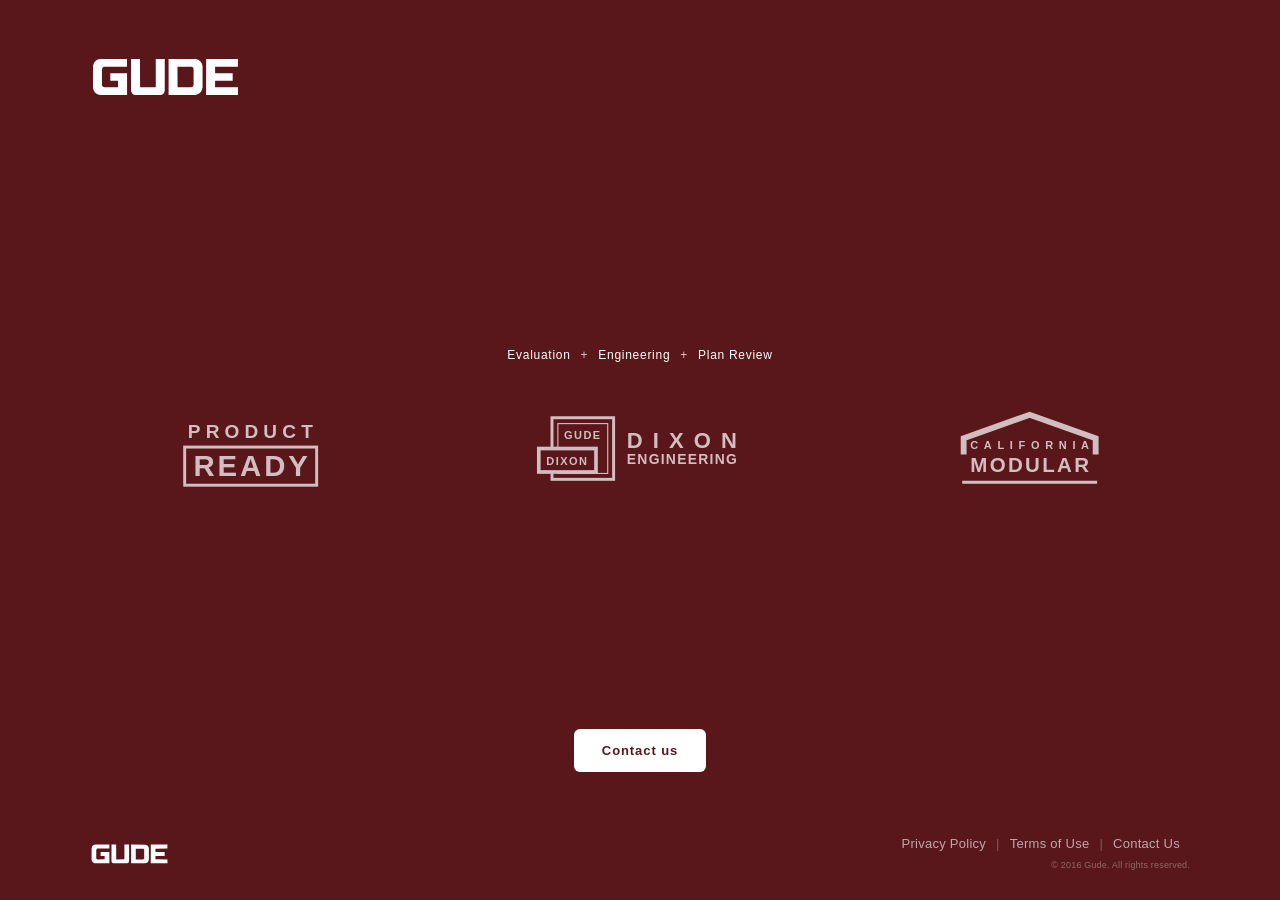
<file: index.html>
<!DOCTYPE html>
<html lang="en">
<head>
<meta charset="UTF-8">
<meta name="viewport" content="width=device-width, initial-scale=1.0">
<title>Gude</title>
<meta name="description" content="Gude — engineering, plan review, and product evaluation. One brand, three lanes.">
<link rel="stylesheet" href="brand/theme.css">
<link rel="icon" href="brand/favicon.svg?v=4" type="image/svg+xml">
<link rel="icon" href="favicon.ico?v=4" sizes="16x16 32x32">
<link rel="apple-touch-icon" href="brand/apple-touch-icon.png?v=4">
<style>
  * { margin: 0; padding: 0; box-sizing: border-box; }

  html, body { height: 100%; }

  body {
    font-family: Arial, Helvetica, sans-serif;
    background: var(--bg);
    color: var(--ink);
    display: flex;
    flex-direction: column;
    min-height: 100vh;
  }

  .band {
    flex: 1;
    display: flex;
    flex-direction: column;
    justify-content: space-between;
    max-width: 1180px;
    width: 100%;
    margin: 0 auto;
    padding: 56px 40px 32px;
  }

  /* ── Top row: wordmark ───────────────────────────────────── */
  .top {
    display: flex;
    align-items: flex-start;
  }

  .wordmark { text-decoration: none; color: var(--ink); }

  .wordmark .gude {
    font-size: 44px;
    font-weight: 700;
    letter-spacing: 0.18em;
    line-height: 1;
    display: block;
  }

  .wordmark .rule {
    display: block;
    width: 64px;
    height: 3px;
    background: var(--accent);
    margin-top: 12px;
  }

  /* ── Lane strip ────────────────────────────────────────────── */
  .lanes { margin: 72px 0 0; }

  .lanes .label-row {
    display: flex;
    align-items: center;
    justify-content: center;
    gap: 24px;
    margin-bottom: 44px;
  }

  .lanes .label-row .line {
    flex: 1;
    height: 1px;
    background: var(--hairline);
  }

  .lanes .label-row .label {
    font-size: 12px;
    letter-spacing: 0.06em;
    color: var(--ink);
    white-space: nowrap;
    text-align: center;
  }

  .lanes .label-row .label a {
    color: var(--ink);
    text-decoration: none;
  }

  .lanes .label-row .label a:hover { color: var(--accent-hover); }

  .lanes .label-row .label .sep {
    color: var(--muted);
    padding: 0 10px;
  }

  .brands {
    display: flex;
    align-items: center;
    justify-content: space-around;
    gap: 40px;
    flex-wrap: wrap;
  }

  .brands a {
    display: block;
    opacity: 0.88;
    transition: opacity 0.15s ease;
  }

  .brands a:hover { opacity: 1; }

  .brands svg { display: block; height: 88px; width: auto; }

  /* ── Contact ─────────────────────────────────────────────── */
  .contact {
    text-align: center;
  }

  .contact a {
    display: inline-block;
    padding: 14px 28px;
    font-size: 13px;
    font-weight: 600;
    letter-spacing: 0.07em;
    text-decoration: none;
    border-radius: 6px;
    background: var(--accent);
    color: var(--bg);
    transition: background 0.22s ease, box-shadow 0.22s ease, transform 0.16s ease;
  }

  .contact a:hover {
    background: var(--accent-hover);
    box-shadow: 0 6px 18px var(--btn-shadow);
    transform: translateY(-1px);
    color: var(--bg);
  }

  /* ── Bottom group: contact + footer links ──────────────────── */
  .bottom { padding-top: 56px; }

  /* ── Footer links (shared layout is in theme.css) ─────────── */

  @media (max-width: 720px) {
    .band { padding: 40px 24px 24px; }
    .top { align-items: center; }
    .lanes { margin-top: 56px; }
    .lanes .label-row .label { white-space: normal; line-height: 1.8; }
    .brands { gap: 36px; }
    .brands svg { height: 72px; }
    .bottom { padding-top: 44px; }
  }
</style>
</head>
<body>

<main class="band">

  <!-- Top: wordmark -->
  <div class="top">
    <a class="wordmark wordmark-lg" href="https://gude.co" aria-label="Gude">
      <img class="logo-mark" src="brand/gude-logo-white.svg" alt="">
    </a>
  </div>

  <!-- Lane strip -->
  <section class="lanes" aria-label="Gude service lanes">
    <div class="label-row">
      <span class="label">
        <a href="https://evaluation.gude.co">Evaluation</a><span class="sep">+</span><a href="https://dixon.gude.co">Engineering</a><span class="sep">+</span><a href="https://plans.gude.co">Plan Review</a>
      </span>
    </div>

    <div class="brands">

      <!-- Product READY — evaluation & future certification
           Construction (per GENERAL CODE): lighter tracked word over a heavy
           boxed word; top word width-matched to the box, box stroke matched
           to the light word's letter stroke, snug even padding inside box. -->
      <a href="https://evaluation.gude.co" aria-label="Product READY — evaluation and certification">
        <svg viewBox="0 0 220 120" xmlns="http://www.w3.org/2000/svg" role="img">
          <title>Product READY</title>
          <g fill="currentColor">
            <text x="113" y="44" text-anchor="middle"
                  font-family="Arial, Helvetica, sans-serif" font-size="26"
                  font-weight="700" letter-spacing="7">PRODUCT</text>
            <rect x="20" y="56" width="180" height="52" fill="none" stroke="currentColor" stroke-width="4"/>
            <text x="112" y="96" text-anchor="middle"
                  font-family="'Arial Black', Arial, Helvetica, sans-serif" font-size="40"
                  font-weight="900" letter-spacing="4">READY</text>
          </g>
        </svg>
      </a>

      <!-- GUDE / DIXON — engineering (layered lockup)
           Construction (per ICC SKGA layering): background GUDE emblem —
           structural arch with grid ribs — partially occluded by a heavier
           foreground DIXON panel filled with the page background, so DIXON
           reads as sitting in front of / inside of Gude. Stacked two-line
           name right, centered on the panel mass. -->
      <a href="https://dixon.gude.co" aria-label="Dixon Engineering — a Gude company">
        <svg viewBox="0 0 300 120" xmlns="http://www.w3.org/2000/svg" role="img">
          <title>Dixon Engineering — a Gude company</title>
          <!-- background layer: GUDE tile (lighter stroke = behind) with a thin
               inner inset line; the foreground panel visibly cuts the inset,
               selling the occlusion -->
          <rect x="30" y="16" width="84" height="84" fill="none" stroke="currentColor" stroke-width="4"/>
          <rect x="38" y="24" width="68" height="68" fill="none" stroke="currentColor" stroke-width="1.5"/>
          <text x="72" y="45" text-anchor="middle" fill="currentColor"
                font-family="Arial, Helvetica, sans-serif" font-size="15"
                font-weight="800" letter-spacing="2">GUDE</text>
          <!-- foreground layer: DIXON panel, bg fill occludes the tile,
               juts past the tile's left edge (heavier stroke = in front) -->
          <rect x="12" y="58" width="78" height="32" fill="var(--bg)" stroke="currentColor" stroke-width="5"/>
          <text x="51" y="80" text-anchor="middle" fill="currentColor"
                font-family="Arial, Helvetica, sans-serif" font-size="15"
                font-weight="800" letter-spacing="2">DIXON</text>
          <!-- stacked name: heavy DIXON width-matched over tracked ENGINEERING,
               block optically centered on the emblem mass -->
          <text x="132" y="57" fill="currentColor" stroke="none"
                font-family="'Arial Black', Arial, Helvetica, sans-serif" font-size="30"
                font-weight="900" textLength="150" lengthAdjust="spacing">DIXON</text>
          <text x="132" y="79" fill="currentColor" stroke="none"
                font-family="Arial, Helvetica, sans-serif" font-size="19"
                font-weight="700" textLength="150" lengthAdjust="spacing">ENGINEERING</text>
        </svg>
      </a>

      <!-- CALIFORNIA MODULAR (CMDAA) — housed word lockup
           Construction (per GENERAL CODE hierarchy under the NTA roof):
           light tracked CALIFORNIA over heavy MODULAR, both width-matched to
           one measure; roofline spans the lockup with stepped stubs bracketing
           its top outer corners; thinner ground stroke registered to the
           roof feet closes the house. -->
      <a href="https://plans.gude.co" aria-label="California Modular (CMDAA) — plan review and approval">
        <svg viewBox="0 0 220 120" xmlns="http://www.w3.org/2000/svg" role="img">
          <title>California Modular — CMDAA</title>
          <!-- ground stroke (thinner = behind), width registered to the roof feet -->
          <line x1="20" y1="104" x2="200" y2="104" stroke="currentColor"
                stroke-width="4" stroke-linecap="square"/>
          <!-- roofline; the stepped ends drop past the top line's cap height,
               bracketing the lockup's outer corners -->
          <polyline points="20,62 20,44 110,12 200,44 200,62" stroke="currentColor" fill="none"
                    stroke-width="8" stroke-linecap="square"/>
          <!-- width-matched two-line lockup -->
          <text x="29" y="58" fill="currentColor"
                font-family="Arial, Helvetica, sans-serif" font-size="15"
                font-weight="700" textLength="162" lengthAdjust="spacing">CALIFORNIA</text>
          <text x="29" y="90" fill="currentColor"
                font-family="'Arial Black', Arial, Helvetica, sans-serif" font-size="28"
                font-weight="900" textLength="162" lengthAdjust="spacing">MODULAR</text>
        </svg>
      </a>

    </div>
  </section>

  <!-- Bottom: contact widget above footer links -->
  <div class="bottom">
    <div class="contact">
      <a href="/contact">Contact us</a>
    </div>
  </div>

</main>

<footer class="site-footer">
  <div class="footer-bar">
    <a class="wordmark footer-mark" href="https://gude.co" aria-label="Gude">
      <img class="logo-mark" src="brand/gude-logo-white.svg" alt="">
    </a>
    <div class="footer-end">
      <nav class="footer-links" aria-label="Legal">
        <a href="/privacy">Privacy Policy</a><span class="sep">|</span>
        <a href="/terms">Terms of Use</a><span class="sep">|</span>
        <a href="/contact">Contact Us</a>
      </nav>
      <p class="legal">&copy; 2016 Gude. All rights reserved.</p>
    </div>
  </div>
</footer>

</body>
</html>
</file>
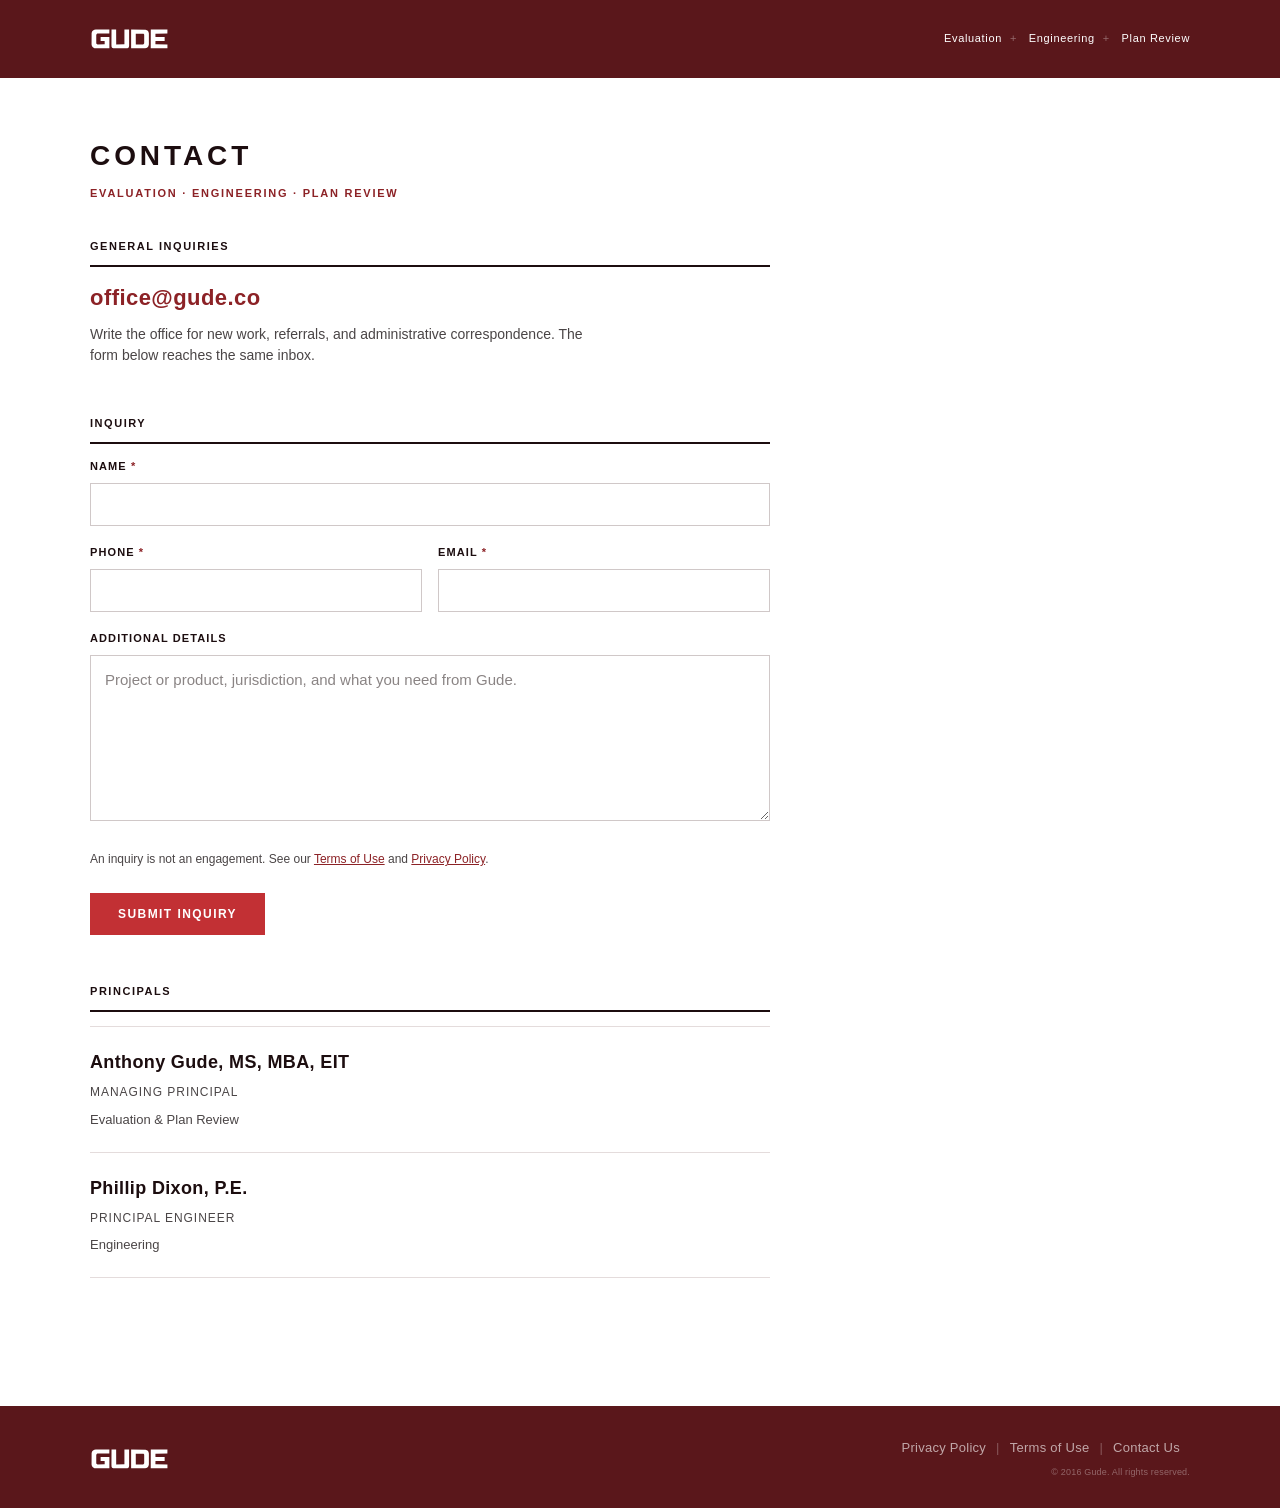
<file: contact/index.html>
<!DOCTYPE html>
<html lang="en">
<head>
<meta charset="UTF-8">
<meta name="viewport" content="width=device-width, initial-scale=1.0">
<title>Contact — Gude</title>
<meta name="description" content="Contact Gude for evaluation, engineering, or plan review. General inquiries: office@gude.co.">
<link rel="stylesheet" href="../brand/theme.css">
<link rel="icon" href="../brand/favicon.svg?v=4" type="image/svg+xml">
<link rel="icon" href="../brand/favicon.ico?v=4" sizes="16x16 32x32">
<link rel="apple-touch-icon" href="../brand/apple-touch-icon.png?v=4">
<style>
  * { margin: 0; padding: 0; box-sizing: border-box; }
  body { font-family: Arial, Helvetica, sans-serif; line-height: 1.55; }
  .wrap { max-width: 1180px; margin: 0 auto; padding: 0 40px; }
  .site-header { padding: 28px 0; }
  .site-header .wrap { display: flex; align-items: center; justify-content: space-between; flex-wrap: wrap; gap: 16px; }
  .wordmark { text-decoration: none; }
  .wordmark .gude { font-size: 22px; font-weight: 700; letter-spacing: 0.18em; display: block; }
  .wordmark .rule { display: block; width: 40px; height: 2px; background: var(--accent); margin-top: 8px; }
  .nav-lanes { font-size: 11px; letter-spacing: 0.06em; }
  .nav-lanes a { text-decoration: none; }
  .nav-lanes .sep { padding: 0 8px; }

  .inquiry-form input,
  .inquiry-form textarea {
    width: 100%;
    font-family: inherit;
    font-size: 15px;
    color: #1C0D0F;
    caret-color: #1C0D0F;
    -webkit-text-fill-color: #1C0D0F;
    background: #FFFFFF;
    border: 1px solid #D0C8C8;
    border-radius: 0;
    padding: 12px 14px;
  }
  .inquiry-form textarea { min-height: 148px; resize: vertical; line-height: 1.55; }
  .inquiry-form input::placeholder,
  .inquiry-form textarea::placeholder {
    color: #8A8484;
    opacity: 1;
    -webkit-text-fill-color: #8A8484;
  }

  .contact-page { max-width: 680px; padding: 56px 0 80px; }
  .contact-page h1 {
    font-size: 28px;
    letter-spacing: 0.14em;
    font-weight: 700;
    margin-bottom: 8px;
    color: var(--garnet-black);
  }
  .kicker {
    font-size: 11px;
    letter-spacing: 0.16em;
    text-transform: uppercase;
    color: var(--port-red);
    font-weight: 700;
    margin-bottom: 36px;
  }
  .block { margin-bottom: 48px; }
  .block-label {
    font-size: 11px;
    letter-spacing: 0.14em;
    text-transform: uppercase;
    color: var(--iron-ash);
    font-weight: 700;
    margin-bottom: 14px;
    padding-bottom: 10px;
    border-bottom: 2px solid var(--garnet-black);
  }
  .office-mail {
    display: block;
    font-size: 22px;
    font-weight: 700;
    letter-spacing: 0.02em;
    color: var(--garnet-black);
    text-decoration: none;
    margin-bottom: 8px;
  }
  .office-mail:hover { color: var(--port-red); }
  .block-note {
    font-size: 14px;
    color: var(--iron-ash);
    max-width: 520px;
  }

  .inquiry-form {
    display: grid;
    gap: 18px;
  }
  .inquiry-form label {
    display: block;
    font-size: 11px;
    letter-spacing: 0.1em;
    text-transform: uppercase;
    font-weight: 700;
    color: var(--garnet-black);
    margin-bottom: 8px;
  }
  .inquiry-form .req { color: var(--port-red); }
  .inquiry-form input,
  .inquiry-form textarea {
    width: 100%;
    font-family: inherit;
    font-size: 15px;
    color: #1C0D0F;
    caret-color: #1C0D0F;
    -webkit-text-fill-color: #1C0D0F;
    background: #FFFFFF;
    border: 1px solid #D0C8C8;
    border-radius: 0;
    padding: 12px 14px;
  }
  .inquiry-form textarea { min-height: 148px; resize: vertical; line-height: 1.55; }
  .inquiry-form input::placeholder,
  .inquiry-form textarea::placeholder {
    color: #8A8484;
    opacity: 1;
    -webkit-text-fill-color: #8A8484;
  }
  .inquiry-form input:focus,
  .inquiry-form textarea:focus {
    outline: none;
    border-color: var(--port-red);
    box-shadow: 0 0 0 3px rgba(140, 34, 38, 0.12);
  }
  .form-row {
    display: grid;
    grid-template-columns: 1fr 1fr;
    gap: 16px;
  }
  .inquiry-form button {
    justify-self: start;
    margin-top: 6px;
    font-family: inherit;
    font-size: 12px;
    font-weight: 700;
    letter-spacing: 0.12em;
    text-transform: uppercase;
    border: none;
    background: var(--signal-red);
    color: var(--white);
    padding: 14px 28px;
    cursor: pointer;
  }
  .inquiry-form button:hover { background: var(--port-red); }
  .form-legal {
    font-size: 12px;
    color: var(--iron-ash);
    margin-top: 4px;
  }
  .form-status {
    display: none;
    font-size: 14px;
    color: var(--garnet-black);
    background: #FAF7F7;
    border-left: 3px solid var(--port-red);
    padding: 12px 14px;
  }

  .people { display: grid; gap: 0; border-top: 1px solid #E4DCDC; }
  .person {
    padding: 22px 0;
    border-bottom: 1px solid #E4DCDC;
  }
  .person .name {
    font-size: 18px;
    font-weight: 700;
    letter-spacing: 0.02em;
    color: var(--garnet-black);
  }
  .person .title {
    margin-top: 6px;
    font-size: 12px;
    letter-spacing: 0.08em;
    text-transform: uppercase;
    color: var(--iron-ash);
  }
  .person .function {
    margin-top: 8px;
    font-size: 13px;
    color: var(--iron-ash);
  }

  @media (max-width: 640px) {
    .wrap { padding: 0 24px; }
    .form-row { grid-template-columns: 1fr; }
  }
</style>
</head>
<body class="lane">
<header class="site-header">
  <div class="wrap">
    <a class="wordmark" href="https://gude.co" aria-label="Gude"><img class="logo-mark" src="../brand/gude-logo-white.svg" alt=""></a>
    <nav class="nav-lanes" aria-label="Service lanes">
      <a href="https://evaluation.gude.co">Evaluation</a><span class="sep">+</span>
      <a href="https://dixon.gude.co">Engineering</a><span class="sep">+</span>
      <a href="https://plans.gude.co">Plan Review</a>
    </nav>
  </div>
</header>
<main class="band-light">
  <div class="wrap">
    <div class="contact-page">
      <h1>CONTACT</h1>
      <p class="kicker">Evaluation · Engineering · Plan Review</p>

      <section class="block" aria-labelledby="inq-label">
        <h2 id="inq-label" class="block-label">General inquiries</h2>
        <a class="office-mail" href="mailto:office@gude.co">office@gude.co</a>
        <p class="block-note">Write the office for new work, referrals, and administrative correspondence. The form below reaches the same inbox.</p>
      </section>

      <section class="block" aria-labelledby="form-label">
        <h2 id="form-label" class="block-label">Inquiry</h2>
        <form class="inquiry-form" id="inquiry-form" novalidate>
          <div>
            <label for="inq-name">Name <span class="req" aria-hidden="true">*</span></label>
            <input type="text" id="inq-name" name="name" autocomplete="name" required>
          </div>
          <div class="form-row">
            <div>
              <label for="inq-phone">Phone <span class="req" aria-hidden="true">*</span></label>
              <input type="tel" id="inq-phone" name="phone" autocomplete="tel" required>
            </div>
            <div>
              <label for="inq-email">Email <span class="req" aria-hidden="true">*</span></label>
              <input type="email" id="inq-email" name="email" autocomplete="email" required>
            </div>
          </div>
          <div>
            <label for="inq-details">Additional details</label>
            <textarea id="inq-details" name="details" rows="6" placeholder="Project or product, jurisdiction, and what you need from Gude."></textarea>
          </div>
          <p class="form-legal">An inquiry is not an engagement. See our <a href="https://gude.co/terms">Terms of Use</a> and <a href="https://gude.co/privacy">Privacy Policy</a>.</p>
          <p class="form-status" id="inq-status" role="status"></p>
          <button type="submit">Submit inquiry</button>
        </form>
      </section>

      <section class="block" aria-labelledby="people-label">
        <h2 id="people-label" class="block-label">Principals</h2>
        <div class="people">
          <article class="person">
            <div class="name">Anthony Gude, MS, MBA, EIT</div>
            <div class="title">Managing Principal</div>
            <div class="function">Evaluation &amp; Plan Review</div>
          </article>
          <article class="person">
            <div class="name">Phillip Dixon, P.E.</div>
            <div class="title">Principal Engineer</div>
            <div class="function">Engineering</div>
          </article>
        </div>
      </section>
    </div>
  </div>
</main>
<footer class="site-footer">
  <div class="footer-bar">
    <a class="wordmark footer-mark" href="https://gude.co" aria-label="Gude">
      <img class="logo-mark" src="../brand/gude-logo-white.svg" alt="">
    </a>
    <div class="footer-end">
      <nav class="footer-links" aria-label="Legal">
        <a href="https://gude.co/privacy">Privacy Policy</a><span class="sep">|</span>
        <a href="https://gude.co/terms">Terms of Use</a><span class="sep">|</span>
        <a href="https://gude.co/contact">Contact Us</a>
      </nav>
      <p class="legal">&copy; 2016 Gude. All rights reserved.</p>
    </div>
  </div>
</footer>
<script>
  (function () {
    var form = document.getElementById('inquiry-form');
    var statusEl = document.getElementById('inq-status');
    form.addEventListener('submit', function (e) {
      e.preventDefault();
      var name = document.getElementById('inq-name');
      var phone = document.getElementById('inq-phone');
      var email = document.getElementById('inq-email');
      var details = document.getElementById('inq-details');
      if (!name.checkValidity() || !phone.checkValidity() || !email.checkValidity()) {
        form.reportValidity();
        return;
      }
      var body = [
        'Name: ' + name.value.trim(),
        'Phone: ' + phone.value.trim(),
        'Email: ' + email.value.trim(),
        '',
        details.value.trim() || '(No additional details.)'
      ].join('\n');
      var subject = encodeURIComponent('Inquiry — ' + name.value.trim());
      window.location.href = 'mailto:office@gude.co?subject=' + subject + '&body=' + encodeURIComponent(body);
      statusEl.style.display = 'block';
      statusEl.textContent = 'Opening your email application addressed to office@gude.co. Send the message to complete the inquiry.';
    });
  })();
</script>
</body>
</html>
</file>
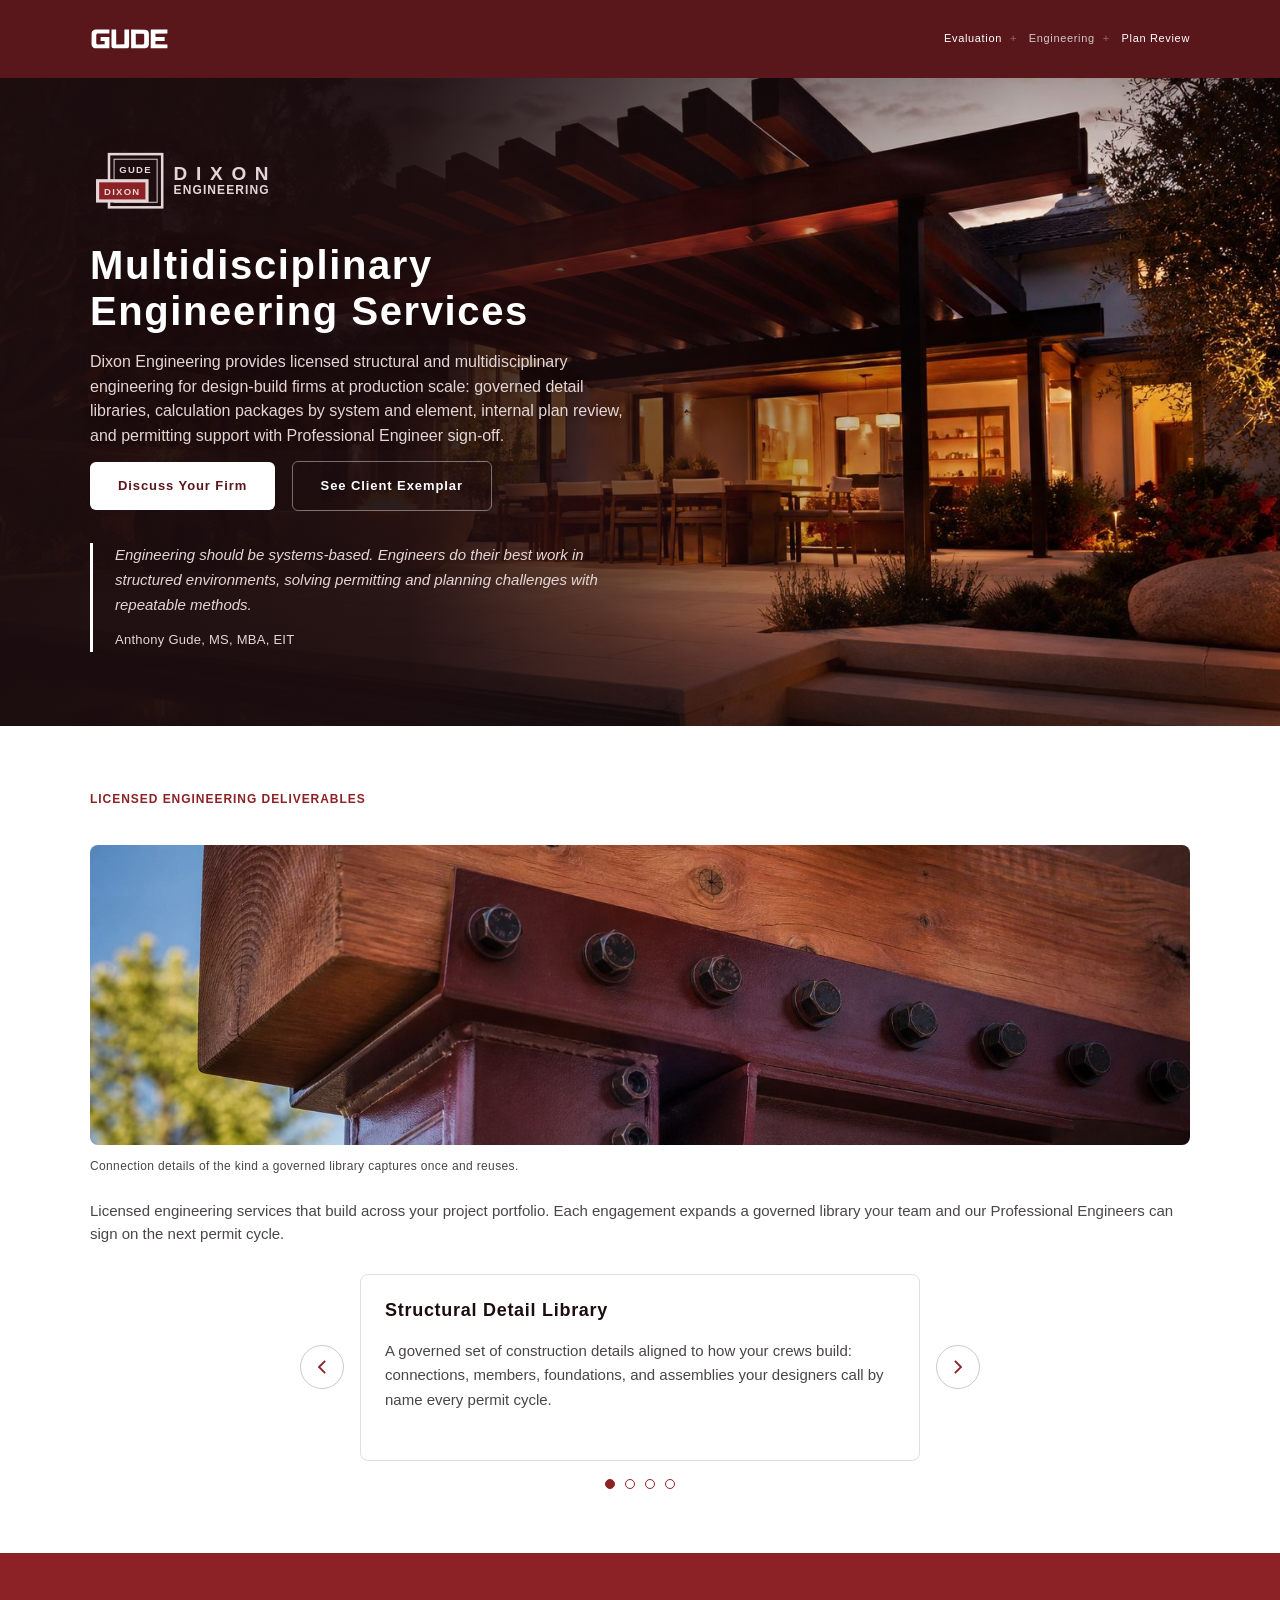
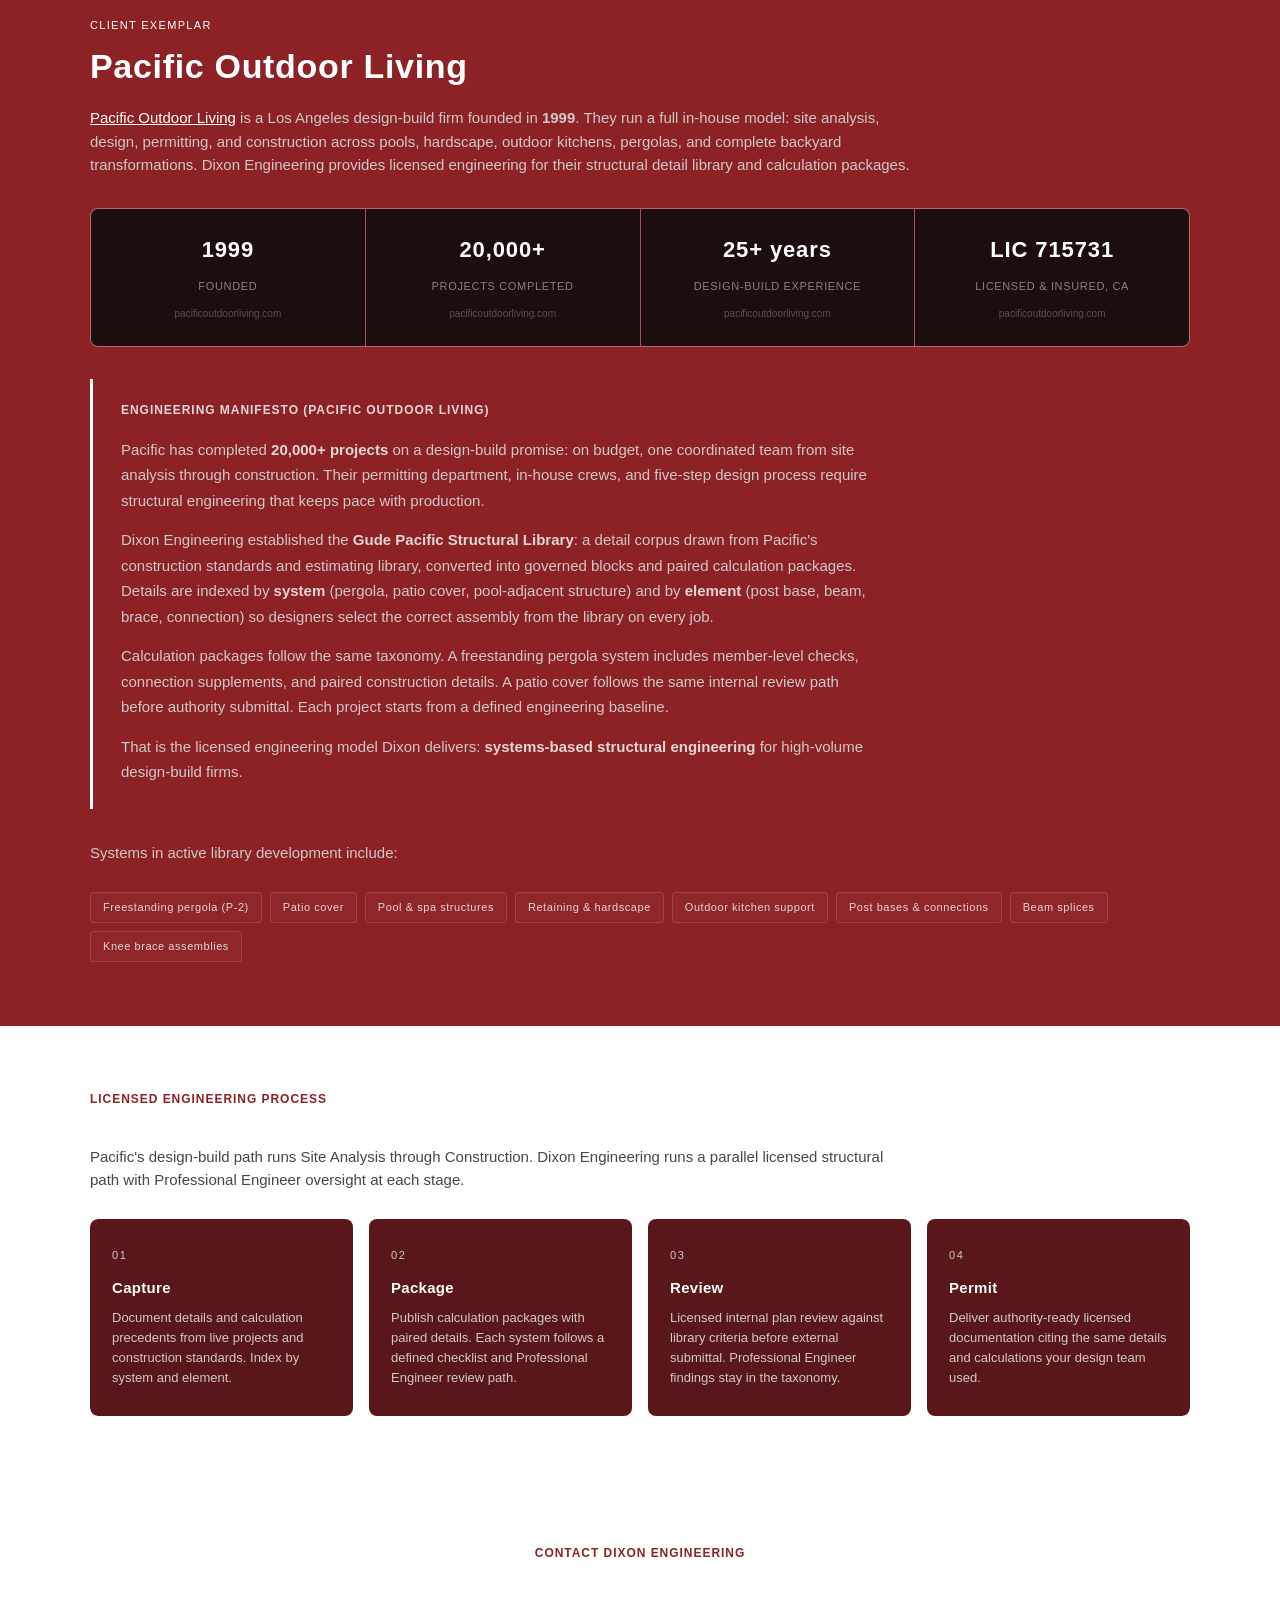
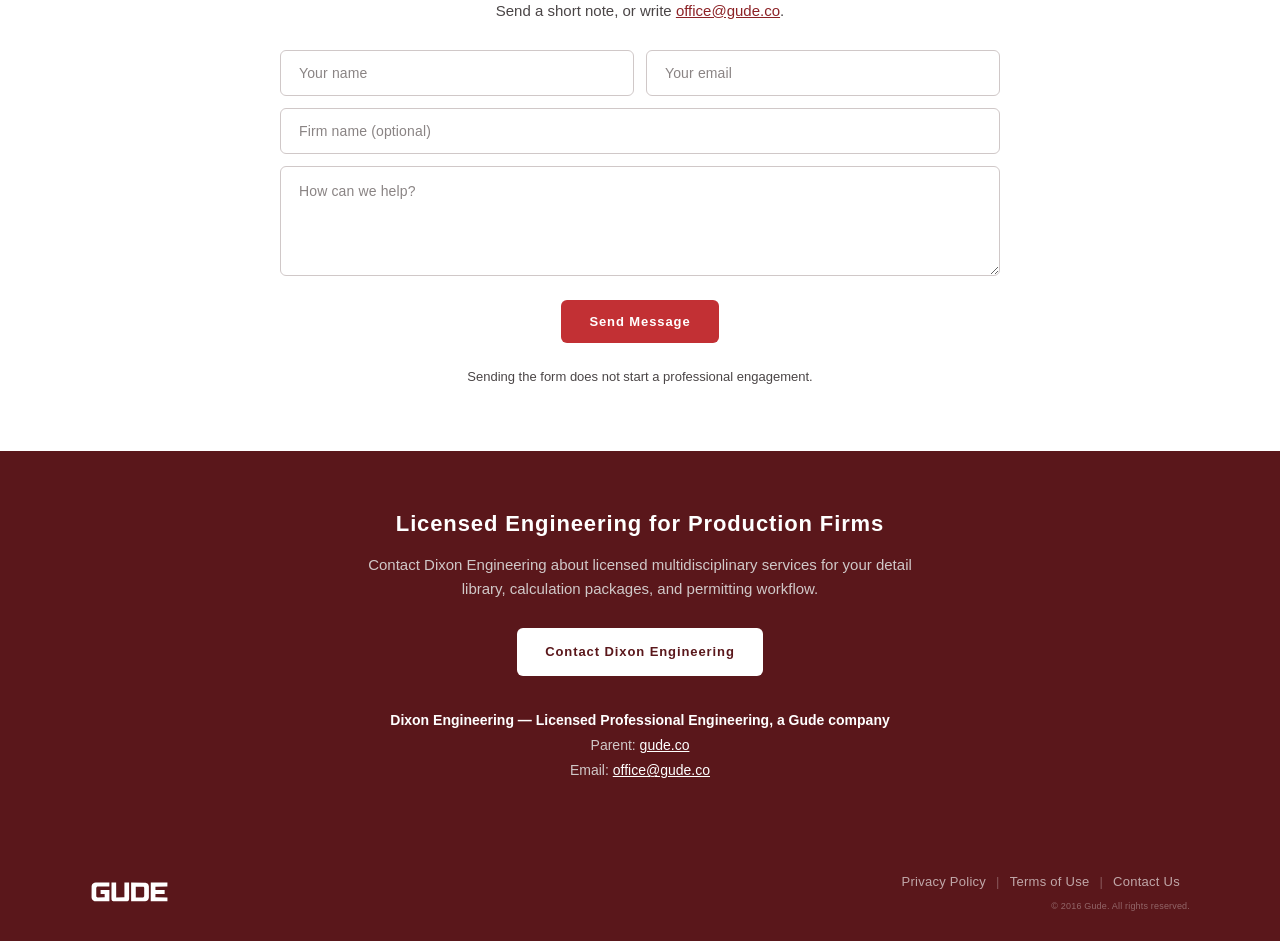
<file: dixon/index.html>
<!DOCTYPE html>
<html lang="en">
<head>
<meta charset="UTF-8">
<meta name="viewport" content="width=device-width, initial-scale=1.0">
<title>Engineering Services — Dixon Engineering</title>
<meta name="description" content="Dixon Engineering — multidisciplinary licensed professional engineering for design-build firms: structural detail libraries, calculation packages, plan review, and permitting support.">
<link rel="stylesheet" href="../brand/theme.css">
<link rel="icon" href="../brand/favicon.svg?v=4" type="image/svg+xml">
<link rel="icon" href="../brand/favicon.ico?v=4" sizes="16x16 32x32">
<link rel="apple-touch-icon" href="../brand/apple-touch-icon.png?v=4">
<style>
  * { margin: 0; padding: 0; box-sizing: border-box; }
  html { scroll-behavior: smooth; }

  body {
    font-family: Arial, Helvetica, sans-serif;
    background: var(--bg);
    color: var(--ink);
    line-height: 1.55;
  }

  a { color: var(--accent); }
  a:hover { color: var(--accent-hover); }

  .wrap {
    max-width: 1180px;
    margin: 0 auto;
    padding: 0 40px;
  }

  .site-header {
    border-bottom: 1px solid var(--hairline);
    background: var(--bg-deep);
  }

  .site-header .wrap {
    display: flex;
    align-items: center;
    justify-content: space-between;
    padding-top: 28px;
    padding-bottom: 28px;
    gap: 24px;
    flex-wrap: wrap;
  }

  .wordmark { text-decoration: none; color: var(--ink); }

  .wordmark .gude {
    font-size: 22px;
    font-weight: 700;
    letter-spacing: 0.18em;
    line-height: 1;
    display: block;
  }

  .wordmark .rule {
    display: block;
    width: 40px;
    height: 2px;
    background: var(--accent);
    margin-top: 8px;
  }

  .nav-lanes {
    font-size: 11px;
    letter-spacing: 0.06em;
    color: var(--muted);
  }

  .nav-lanes a { color: var(--ink); text-decoration: none; }
  .nav-lanes a:hover { color: var(--accent-hover); }
  .nav-lanes .sep { color: rgba(255,255,255,0.35); padding: 0 8px; }
  .nav-lanes .here { color: var(--muted); }

  .hero {
    background: var(--bg-band);
    border-bottom: 1px solid var(--hairline);
  }

  .hero .wrap {
    display: grid;
    grid-template-columns: 1fr auto;
    align-items: center;
    gap: 48px;
    padding-top: 56px;
    padding-bottom: 56px;
  }

  .hero-mark svg { display: block; height: 100px; width: auto; }

  .hero h1 {
    font-size: clamp(28px, 4vw, 40px);
    font-weight: 700;
    letter-spacing: 0.04em;
    line-height: 1.15;
    margin-bottom: 16px;
  }

  .hero .lede {
    font-size: 16px;
    color: var(--muted);
    max-width: 640px;
    margin-bottom: 12px;
  }

  .hero-actions {
    margin-bottom: 32px;
  }

  .hero-quote {
    max-width: 620px;
    border-left: 3px solid var(--accent);
    padding: 0 0 0 22px;
    margin: 0;
  }

  .hero-quote p {
    font-size: 15px;
    font-style: italic;
    color: var(--muted);
    line-height: 1.65;
    margin-bottom: 10px;
  }

  .hero-quote cite {
    font-size: 13px;
    font-style: normal;
    color: var(--logo-tone);
    letter-spacing: 0.02em;
  }

  .btn {
    display: inline-block;
    padding: 14px 28px;
    font-size: 13px;
    font-weight: 600;
    letter-spacing: 0.07em;
    text-decoration: none;
    border-radius: 6px;
    background: var(--accent);
    color: var(--bg);
    transition: background 0.22s ease, box-shadow 0.22s ease, transform 0.16s ease;
  }

  .btn:hover {
    background: var(--accent-hover);
    color: var(--bg);
    box-shadow: 0 6px 18px var(--btn-shadow);
    transform: translateY(-1px);
  }

  .btn-outline {
    background: transparent;
    color: var(--ink);
    border: 1px solid rgba(255, 255, 255, 0.2);
    margin-left: 12px;
  }

  .btn-outline:hover {
    background: rgba(255, 255, 255, 0.05);
    color: var(--ink);
    border-color: var(--hairline);
    transform: none;
    box-shadow: none;
  }

  section { padding: 64px 0; }

  .section-label {
    display: flex;
    align-items: center;
    gap: 24px;
    margin-bottom: 36px;
  }

  .section-label .line {
    flex: 1;
    height: 1px;
    background: var(--hairline);
  }

  .section-label h2 {
    font-size: 12px;
    letter-spacing: 0.08em;
    font-weight: 600;
    white-space: nowrap;
    text-transform: uppercase;
    color: var(--logo-tone);
  }

  .intro {
    font-size: 15px;
    color: var(--muted);
    max-width: 820px;
    margin-bottom: 28px;
  }
  .intro.photo-copy {
    max-width: none;
  }

  .stat-strip {
    display: grid;
    grid-template-columns: repeat(4, 1fr);
    gap: 1px;
    background: var(--hairline);
    border: 1px solid var(--card-border);
    border-radius: 8px;
    overflow: hidden;
    margin-top: 32px;
  }

  .stat {
    background: var(--bg-deep);
    padding: 24px 20px;
    text-align: center;
  }

  .stat .num {
    display: block;
    font-size: 22px;
    font-weight: 700;
    letter-spacing: 0.04em;
    color: var(--ink);
    margin-bottom: 6px;
  }

  .stat .lbl {
    font-size: 11px;
    letter-spacing: 0.06em;
    text-transform: uppercase;
    color: rgba(255, 255, 255, 0.48);
    line-height: 1.45;
  }

  .stat .src {
    display: block;
    margin-top: 8px;
    font-size: 10px;
    color: rgba(255, 255, 255, 0.28);
  }

  .deliver-grid {
    display: grid;
    grid-template-columns: repeat(2, 1fr);
    gap: 24px;
  }

  .deliver {
    border: 1px solid var(--card-border);
    border-radius: 8px;
    padding: 28px 24px;
    background: rgba(255, 255, 255, 0.02);
  }

  .deliver h3 {
    font-size: 16px;
    letter-spacing: 0.03em;
    margin-bottom: 12px;
    color: var(--ink);
  }

  .deliver p {
    font-size: 14px;
    color: var(--muted);
    line-height: 1.65;
  }

  .exemplar-band {
    background: var(--bg-band);
    border-top: 1px solid var(--hairline);
    border-bottom: 1px solid var(--hairline);
  }

  .exemplar-band .kicker {
    font-size: 11px;
    letter-spacing: 0.12em;
    text-transform: uppercase;
    color: var(--accent);
    margin-bottom: 12px;
  }

  .exemplar-band h2 {
    font-size: clamp(24px, 3.2vw, 34px);
    font-weight: 700;
    letter-spacing: 0.02em;
    line-height: 1.2;
    max-width: 720px;
    margin-bottom: 20px;
  }

  .manifesto {
    border-left: 3px solid var(--accent);
    padding: 24px 0 24px 28px;
    margin: 32px 0;
    max-width: 780px;
  }

  .manifesto p {
    font-size: 15px;
    color: var(--muted);
    margin-bottom: 14px;
    line-height: 1.7;
  }

  .manifesto p:last-child { margin-bottom: 0; }

  .manifesto strong { color: var(--logo-tone); font-weight: 600; }

  .system-list {
    display: flex;
    flex-wrap: wrap;
    gap: 8px;
    margin-top: 24px;
  }

  .system-list span {
    font-size: 11px;
    letter-spacing: 0.05em;
    color: var(--logo-tone);
    border: 1px solid var(--card-border);
    padding: 6px 12px;
    border-radius: 4px;
    background: rgba(255, 255, 255, 0.02);
  }

  .flow {
    display: grid;
    grid-template-columns: repeat(4, 1fr);
    gap: 1px;
    background: var(--hairline);
    border: 1px solid var(--card-border);
    border-radius: 8px;
    overflow: hidden;
    margin-top: 28px;
  }

  .flow-step {
    background: var(--bg-deep);
    padding: 28px 22px;
  }

  .flow-step .step-num {
    font-size: 11px;
    letter-spacing: 0.14em;
    color: var(--accent);
    margin-bottom: 12px;
  }

  .flow-step h3 {
    font-size: 15px;
    margin-bottom: 8px;
    letter-spacing: 0.02em;
  }

  .flow-step p {
    font-size: 13px;
    color: var(--muted);
    line-height: 1.55;
  }

  .cta-band {
    background: var(--bg-band);
    border-top: 1px solid var(--hairline);
    text-align: center;
    padding: 56px 40px;
  }

  .cta-band h2 {
    font-size: 22px;
    letter-spacing: 0.04em;
    margin-bottom: 12px;
  }

  .cta-band p {
    color: var(--muted);
    font-size: 15px;
    max-width: 560px;
    margin: 0 auto 28px;
  }

  .contact-block {
    margin-top: 32px;
    font-size: 14px;
    color: var(--muted);
    line-height: 1.8;
  }

  .contact-block strong { color: var(--logo-tone); font-weight: 600; }

  @media (max-width: 900px) {
    .hero .wrap { grid-template-columns: 1fr; }
    .hero-mark { order: -1; }
    .deliver-grid { grid-template-columns: 1fr; }
    .stat-strip { grid-template-columns: repeat(2, 1fr); }
    .flow { grid-template-columns: 1fr 1fr; }
    .btn-outline { margin-left: 0; margin-top: 12px; display: inline-block; }
  }

  @media (max-width: 520px) {
    .wrap { padding: 0 24px; }
    section { padding: 48px 0; }
    .flow { grid-template-columns: 1fr; }
    .stat-strip { grid-template-columns: 1fr; }
  }
</style>
</head>
<body class="lane">

<header class="site-header">
  <div class="wrap">
    <a class="wordmark" href="https://gude.co" aria-label="Gude">
      <img class="logo-mark" src="../brand/gude-logo-white.svg" alt="">
    </a>
    <nav class="nav-lanes" aria-label="Service lanes">
      <a href="https://evaluation.gude.co">Evaluation</a><span class="sep">+</span>
      <span class="here">Engineering</span><span class="sep">+</span>
      <a href="https://plans.gude.co">Plan Review</a>
    </nav>
  </div>
</header>

<section class="hero hero-photo" aria-labelledby="hero-title" style="--hero-pos: 68% 46%;">
  <img class="hero-photo-img" src="images/hero.jpg" alt="Timber-and-steel pergola over a limestone patio beside a pool at dusk" width="1800" height="1012">
  <div class="hero-scrim" aria-hidden="true"></div>
  <div class="wrap">
    <div class="hero-copy">
      <div class="hero-mark" aria-hidden="true">
        <svg viewBox="0 0 300 120" xmlns="http://www.w3.org/2000/svg" role="img">
          <title>Dixon Engineering — a Gude company</title>
          <rect x="30" y="16" width="84" height="84" fill="none" stroke="currentColor" stroke-width="4"/>
          <rect x="38" y="24" width="68" height="68" fill="none" stroke="currentColor" stroke-width="1.5"/>
          <text x="72" y="45" text-anchor="middle" fill="currentColor"
                font-family="Arial, Helvetica, sans-serif" font-size="15"
                font-weight="800" letter-spacing="2">GUDE</text>
          <rect x="12" y="58" width="78" height="32" fill="var(--bg-band)" stroke="currentColor" stroke-width="5"/>
          <text x="51" y="80" text-anchor="middle" fill="currentColor"
                font-family="Arial, Helvetica, sans-serif" font-size="15"
                font-weight="800" letter-spacing="2">DIXON</text>
          <text x="132" y="57" fill="currentColor"
                font-family="'Arial Black', Arial, Helvetica, sans-serif" font-size="30"
                font-weight="900" textLength="150" lengthAdjust="spacing">DIXON</text>
          <text x="132" y="79" fill="currentColor"
                font-family="Arial, Helvetica, sans-serif" font-size="19"
                font-weight="700" textLength="150" lengthAdjust="spacing">ENGINEERING</text>
        </svg>
      </div>
      <h1 id="hero-title">Multidisciplinary Engineering Services</h1>
      <p class="lede">Dixon Engineering provides licensed structural and multidisciplinary engineering for design-build firms at production scale: governed detail libraries, calculation packages by system and element, internal plan review, and permitting support with Professional Engineer sign-off.</p>
      <div class="hero-actions">
        <a class="btn" href="#engineering-intake">Discuss Your Firm</a>
        <a class="btn btn-outline" href="#exemplar">See Client Exemplar</a>
      </div>
      <blockquote class="hero-quote">
        <p>Engineering should be systems-based. Engineers do their best work in structured environments, solving permitting and planning challenges with repeatable methods.</p>
        <cite>Anthony Gude, MS, MBA, EIT</cite>
      </blockquote>
    </div>
  </div>
</section>

<section class="band-light" aria-labelledby="deliver-title">
  <div class="wrap">
    <div class="section-label">
      <span class="line"></span>
      <h2 id="deliver-title">Licensed Engineering Deliverables</h2>
      <span class="line"></span>
    </div>
    <figure class="band-photo">
      <img src="images/detail.jpg" alt="Bolted steel knife plate connecting a heavy timber beam" width="1800" height="1012" loading="lazy">
      <figcaption>Connection details of the kind a governed library captures once and reuses.</figcaption>
    </figure>
    <p class="intro intro-tight photo-copy">Licensed engineering services that build across your project portfolio. Each engagement expands a governed library your team and our Professional Engineers can sign on the next permit cycle.</p>
    <div class="cover-carousel cover-fit" data-carousel data-interval="3500">
      <button type="button" class="cover-nav cover-prev" data-carousel-prev aria-label="Previous slide">
        <svg width="16" height="16" viewBox="0 0 16 16" aria-hidden="true"><path d="M10.5 2.5L5 8l5.5 5.5" fill="none" stroke="currentColor" stroke-width="1.8" stroke-linecap="square"/></svg>
      </button>
      <div class="cover-frame" aria-live="off">
        <article class="cover-slide is-active" data-slide>
          <h3>Structural Detail Library</h3>
          <p>A governed set of construction details aligned to how your crews build: connections, members, foundations, and assemblies your designers call by name every permit cycle.</p>
        </article>
        <article class="cover-slide" data-slide aria-hidden="true">
          <h3>Calculation Packages by System and Element</h3>
          <p>Licensed calculation packages organized by <strong>system</strong> (freestanding pergola, patio cover, retaining wall) and by <strong>element</strong> (post base, beam splice, knee brace). Peer-review-ready outputs prepared for Professional Engineer review and stamp.</p>
        </article>
        <article class="cover-slide" data-slide aria-hidden="true">
          <h3>Internal Plan Review</h3>
          <p>Licensed internal plan review before jurisdiction submittal: checklist findings, correction lists, and Professional Engineer sign-off criteria on a defined schedule.</p>
        </article>
        <article class="cover-slide" data-slide aria-hidden="true">
          <h3>Permitting Support</h3>
          <p>Licensed engineering documentation aligned to authority expectations: calculation narratives, marked-up plans, and detail references tied to your permit library.</p>
        </article>
      </div>
      <button type="button" class="cover-nav cover-next" data-carousel-next aria-label="Next slide">
        <svg width="16" height="16" viewBox="0 0 16 16" aria-hidden="true"><path d="M5.5 2.5L11 8l-5.5 5.5" fill="none" stroke="currentColor" stroke-width="1.8" stroke-linecap="square"/></svg>
      </button>
      <div class="cover-dots" role="tablist" aria-label="Carousel slides">
        <button type="button" class="cover-dot" data-carousel-dot aria-label="Show structural detail library" aria-current="true"></button>
        <button type="button" class="cover-dot" data-carousel-dot aria-label="Show calculation packages"></button>
        <button type="button" class="cover-dot" data-carousel-dot aria-label="Show internal plan review"></button>
        <button type="button" class="cover-dot" data-carousel-dot aria-label="Show permitting support"></button>
      </div>
    </div>
  </div>
</section>

<section class="exemplar-band" id="exemplar" aria-labelledby="exemplar-title">
  <div class="wrap">
    <p class="kicker">Client exemplar</p>
    <h2 id="exemplar-title">Pacific Outdoor Living</h2>
    <p class="intro"><a href="https://pacificoutdoorliving.com/" rel="noopener noreferrer">Pacific Outdoor Living</a> is a Los Angeles design-build firm founded in <strong>1999</strong>. They run a full in-house model: site analysis, design, permitting, and construction across pools, hardscape, outdoor kitchens, pergolas, and complete backyard transformations. Dixon Engineering provides licensed engineering for their structural detail library and calculation packages.</p>

    <div class="stat-strip" aria-label="Pacific Outdoor Living public credentials">
      <div class="stat">
        <span class="num">1999</span>
        <span class="lbl">Founded</span>
        <span class="src">pacificoutdoorliving.com</span>
      </div>
      <div class="stat">
        <span class="num">20,000+</span>
        <span class="lbl">Projects completed</span>
        <span class="src">pacificoutdoorliving.com</span>
      </div>
      <div class="stat">
        <span class="num">25+ years</span>
        <span class="lbl">Design-build experience</span>
        <span class="src">pacificoutdoorliving.com</span>
      </div>
      <div class="stat">
        <span class="num">LIC 715731</span>
        <span class="lbl">Licensed &amp; insured, CA</span>
        <span class="src">pacificoutdoorliving.com</span>
      </div>
    </div>

    <div class="manifesto" aria-labelledby="manifesto-title">
      <h2 id="manifesto-title" class="section-label" style="margin-bottom: 20px; padding-left: 0; border: none;">
        <span class="line" style="display:none"></span>
        <span style="font-size: 12px; letter-spacing: 0.08em; text-transform: uppercase; color: var(--logo-tone);">Engineering manifesto (Pacific Outdoor Living)</span>
      </h2>
      <p>Pacific has completed <strong>20,000+ projects</strong> on a design-build promise: on budget, one coordinated team from site analysis through construction. Their permitting department, in-house crews, and five-step design process require structural engineering that keeps pace with production.</p>
      <p>Dixon Engineering established the <strong>Gude Pacific Structural Library</strong>: a detail corpus drawn from Pacific's construction standards and estimating library, converted into governed blocks and paired calculation packages. Details are indexed by <strong>system</strong> (pergola, patio cover, pool-adjacent structure) and by <strong>element</strong> (post base, beam, brace, connection) so designers select the correct assembly from the library on every job.</p>
      <p>Calculation packages follow the same taxonomy. A freestanding pergola system includes member-level checks, connection supplements, and paired construction details. A patio cover follows the same internal review path before authority submittal. Each project starts from a defined engineering baseline.</p>
      <p>That is the licensed engineering model Dixon delivers: <strong>systems-based structural engineering</strong> for high-volume design-build firms.</p>
    </div>

    <p class="intro" style="margin-top: 8px;">Systems in active library development include:</p>
    <div class="system-list" aria-label="Structural systems">
      <span>Freestanding pergola (P-2)</span>
      <span>Patio cover</span>
      <span>Pool &amp; spa structures</span>
      <span>Retaining &amp; hardscape</span>
      <span>Outdoor kitchen support</span>
      <span>Post bases &amp; connections</span>
      <span>Beam splices</span>
      <span>Knee brace assemblies</span>
    </div>
  </div>
</section>

<section class="band-light" aria-labelledby="flow-title">
  <div class="wrap">
    <div class="section-label">
      <span class="line"></span>
      <h2 id="flow-title">Licensed Engineering Process</h2>
      <span class="line"></span>
    </div>
    <p class="intro">Pacific's design-build path runs Site Analysis through Construction. Dixon Engineering runs a parallel licensed structural path with Professional Engineer oversight at each stage.</p>
    <div class="flow">
      <div class="flow-step">
        <div class="step-num">01</div>
        <h3>Capture</h3>
        <p>Document details and calculation precedents from live projects and construction standards. Index by system and element.</p>
      </div>
      <div class="flow-step">
        <div class="step-num">02</div>
        <h3>Package</h3>
        <p>Publish calculation packages with paired details. Each system follows a defined checklist and Professional Engineer review path.</p>
      </div>
      <div class="flow-step">
        <div class="step-num">03</div>
        <h3>Review</h3>
        <p>Licensed internal plan review against library criteria before external submittal. Professional Engineer findings stay in the taxonomy.</p>
      </div>
      <div class="flow-step">
        <div class="step-num">04</div>
        <h3>Permit</h3>
        <p>Deliver authority-ready licensed documentation citing the same details and calculations your design team used.</p>
      </div>
    </div>
  </div>
</section>

<section class="band-light" id="engineering-intake" aria-labelledby="eng-contact-title">
  <div class="wrap form-block">
    <div class="section-label">
      <span class="line"></span>
      <h2 id="eng-contact-title">Contact Dixon Engineering</h2>
      <span class="line"></span>
    </div>
    <p class="intro photo-copy">Send a short note, or write <a href="mailto:office@gude.co">office@gude.co</a>.</p>
    <form class="intake-form" data-intake="engineering" data-intake-subject="Contact — Dixon Engineering" novalidate>
      <input class="intake-hp" type="text" name="_gotcha" tabindex="-1" autocomplete="off" aria-hidden="true">
      <div class="intake-meta">
        <input type="text" name="name" placeholder="Your name" required aria-label="Your name">
        <input type="email" name="email" placeholder="Your email" required aria-label="Your email">
        <input type="text" name="organization" class="full" placeholder="Firm name (optional)" aria-label="Firm name">
        <textarea name="message" class="full" placeholder="How can we help?" required aria-label="Message"></textarea>
      </div>
      <div class="intake-actions">
        <button type="submit" class="btn">Send Message</button>
        <p class="intake-confirm" data-intake-confirm role="status"></p>
      </div>
    </form>
    <p class="docs-note">Sending the form does not start a professional engagement.</p>
  </div>
</section>

<section class="cta-band" aria-labelledby="cta-title">
  <div class="wrap">
    <h2 id="cta-title">Licensed Engineering for Production Firms</h2>
    <p>Contact Dixon Engineering about licensed multidisciplinary services for your detail library, calculation packages, and permitting workflow.</p>
    <a class="btn" href="#engineering-intake">Contact Dixon Engineering</a>
    <div class="contact-block">
      <strong>Dixon Engineering — Licensed Professional Engineering, a Gude company</strong><br>
      Parent: <a href="https://gude.co">gude.co</a><br>
      Email: <a href="mailto:office@gude.co">office@gude.co</a>
    </div>
  </div>
</section>

<footer class="site-footer">
  <div class="footer-bar">
    <a class="wordmark footer-mark" href="https://gude.co" aria-label="Gude">
      <img class="logo-mark" src="../brand/gude-logo-white.svg" alt="">
    </a>
    <div class="footer-end">
      <nav class="footer-links" aria-label="Legal">
        <a href="https://gude.co/privacy">Privacy Policy</a><span class="sep">|</span>
        <a href="https://gude.co/terms">Terms of Use</a><span class="sep">|</span>
        <a href="https://gude.co/contact">Contact Us</a>
      </nav>
      <p class="legal">&copy; 2016 Gude. All rights reserved.</p>
    </div>
  </div>
</footer>

<script src="../brand/carousel.js"></script>
<script src="../brand/intake.js"></script>

</body>
</html>
</file>
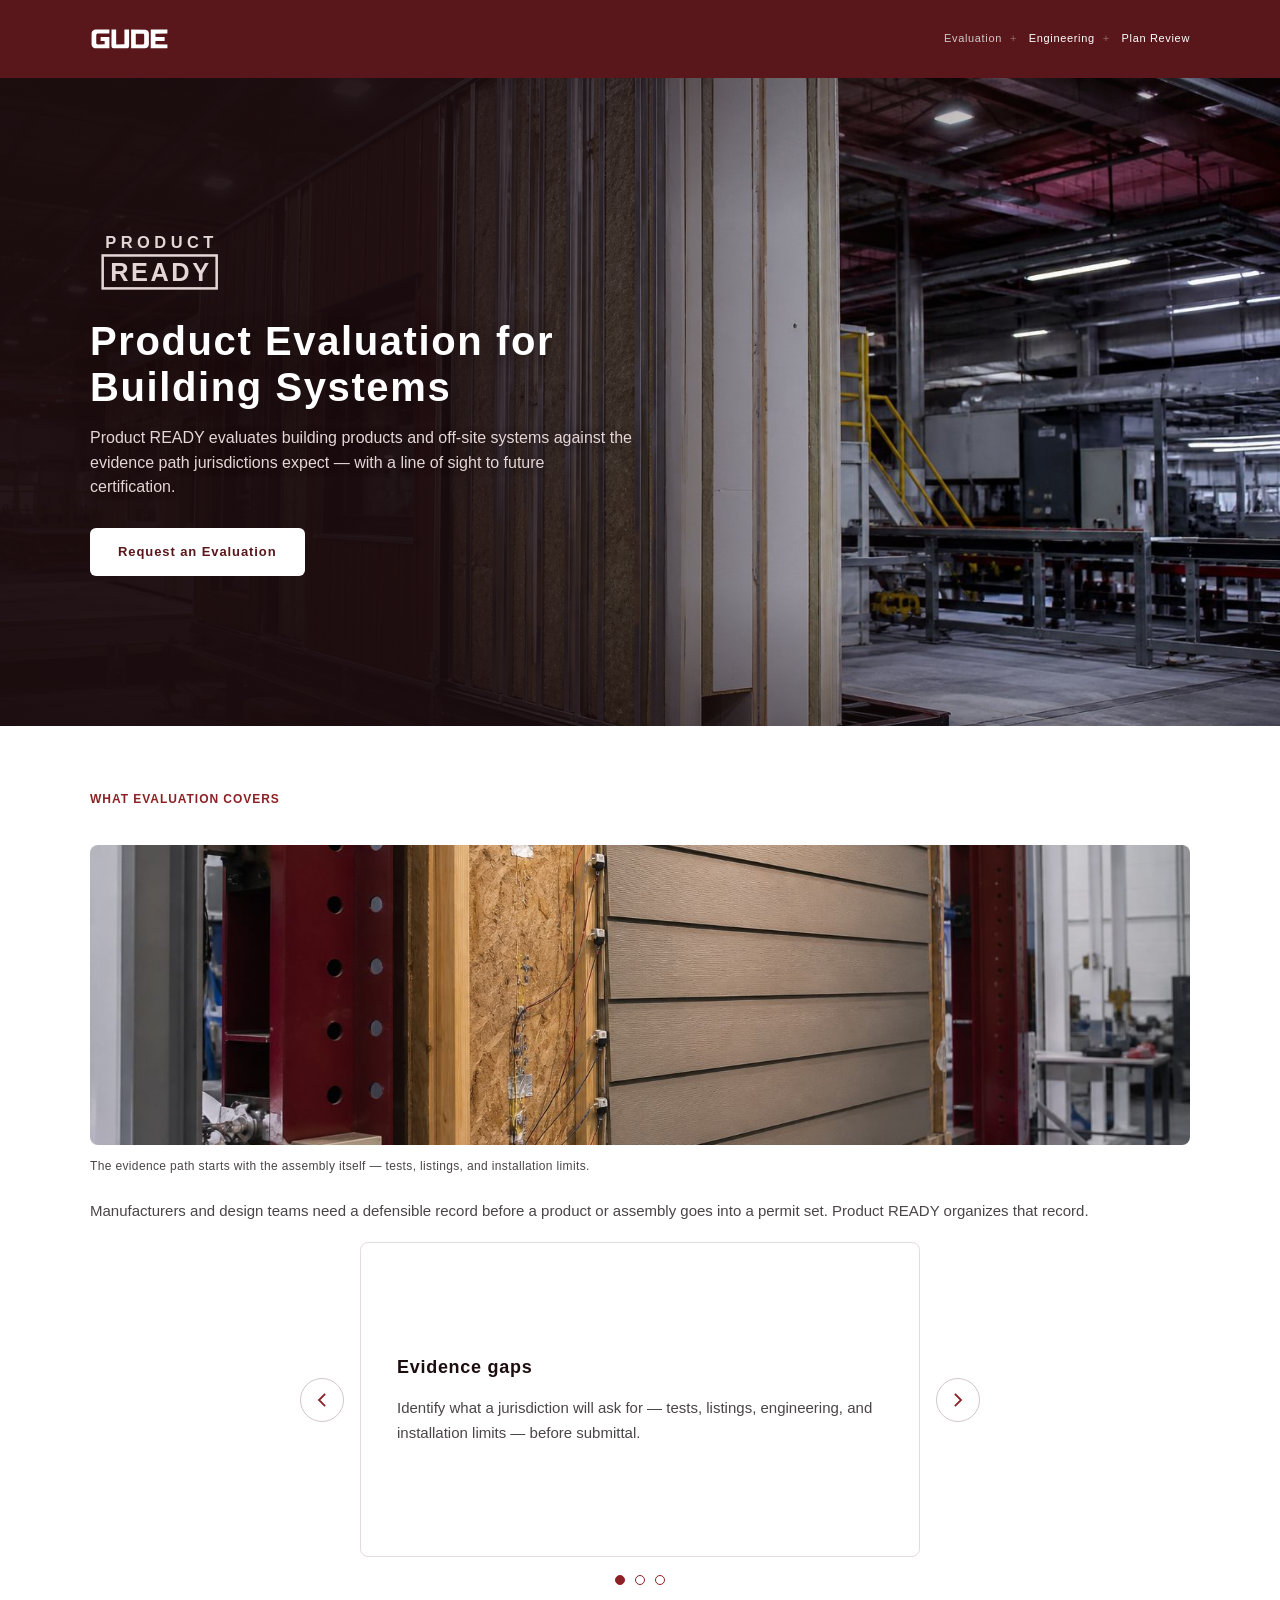
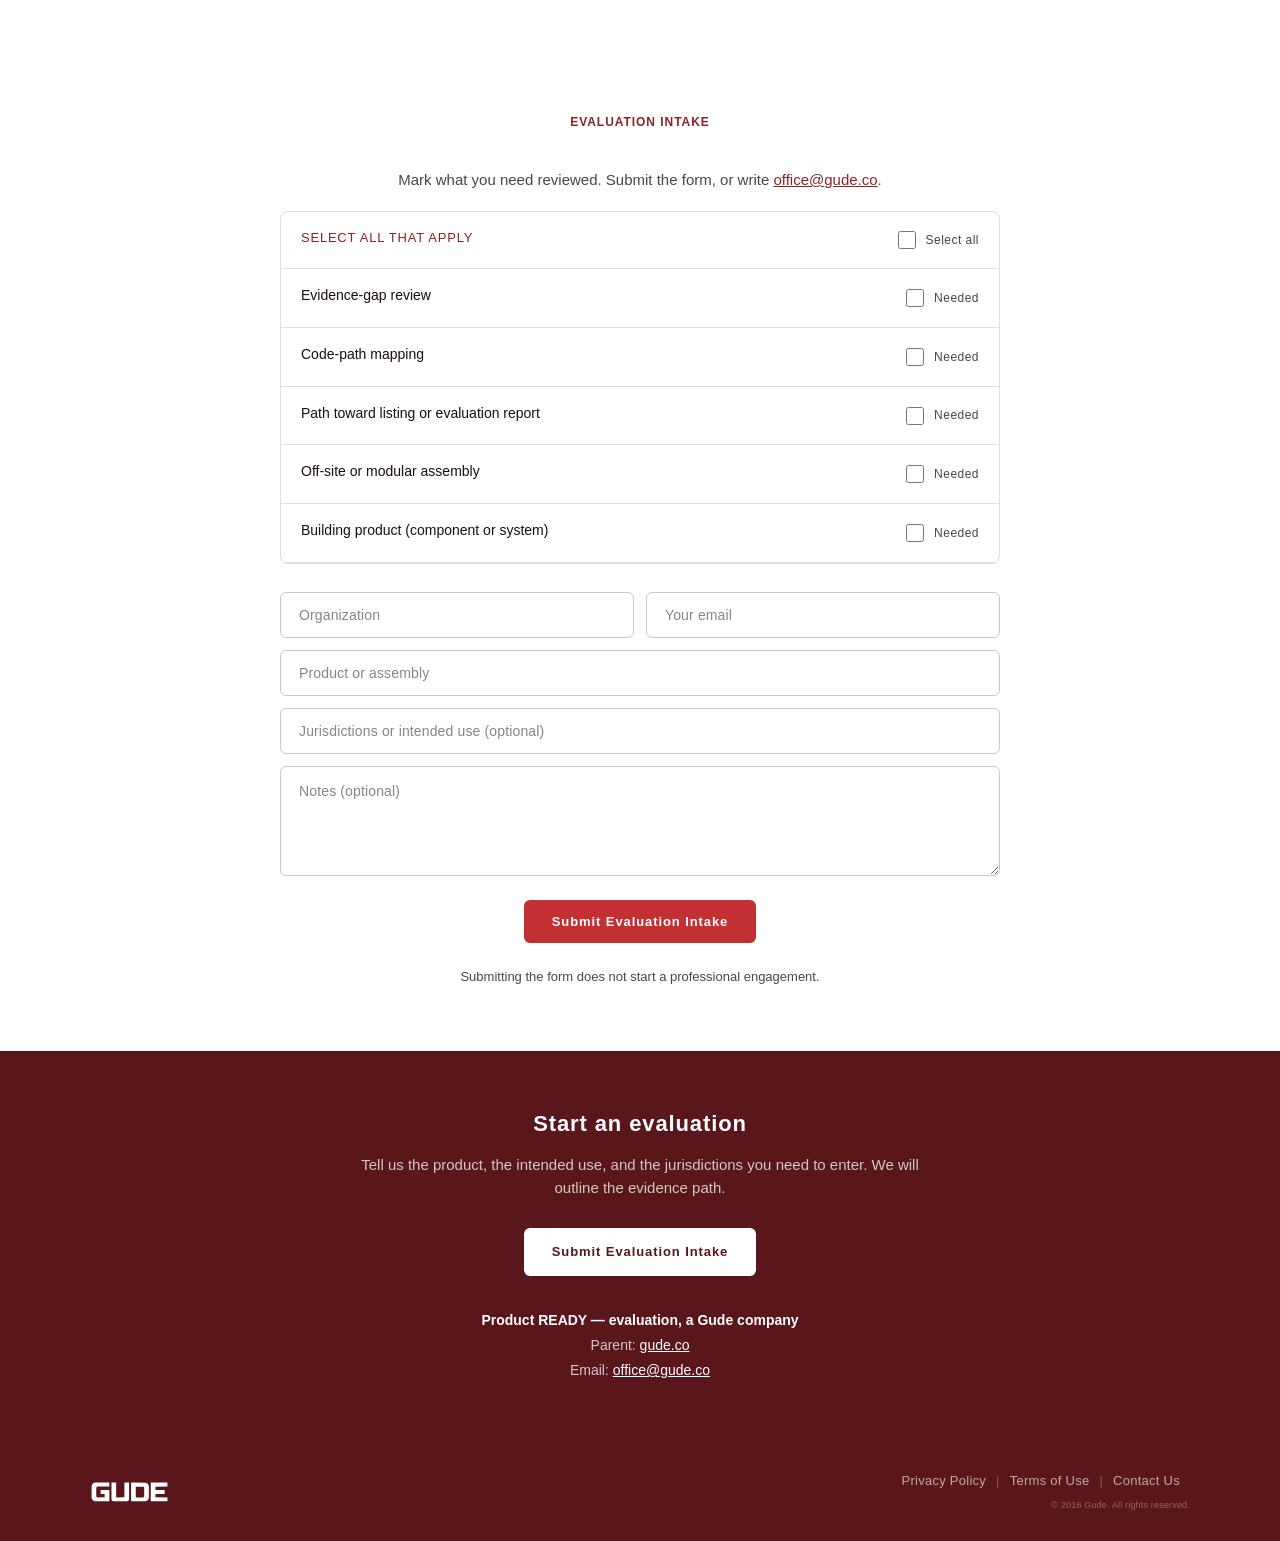
<file: evaluation/index.html>
<!DOCTYPE html>
<html lang="en">
<head>
<meta charset="UTF-8">
<meta name="viewport" content="width=device-width, initial-scale=1.0">
<title>Product Evaluation — Product READY</title>
<meta name="description" content="Product READY — evaluation and future certification for building products and off-site systems.">
<link rel="stylesheet" href="../brand/theme.css">
<link rel="icon" href="../brand/favicon.svg?v=4" type="image/svg+xml">
<link rel="icon" href="../brand/favicon.ico?v=4" sizes="16x16 32x32">
<link rel="apple-touch-icon" href="../brand/apple-touch-icon.png?v=4">
<style>
  * { margin: 0; padding: 0; box-sizing: border-box; }
  html { scroll-behavior: smooth; }
  body {
    font-family: Arial, Helvetica, sans-serif;
    background: var(--bg);
    color: var(--ink);
    line-height: 1.55;
  }
  a { color: var(--accent); }
  a:hover { color: var(--accent-hover); }
  .wrap { max-width: 1180px; margin: 0 auto; padding: 0 40px; }
  .site-header {
    border-bottom: 1px solid var(--hairline);
    background: var(--bg-deep);
  }
  .site-header .wrap {
    display: flex;
    align-items: center;
    justify-content: space-between;
    padding-top: 28px;
    padding-bottom: 28px;
    gap: 24px;
    flex-wrap: wrap;
  }
  .wordmark { text-decoration: none; color: var(--ink); }
  .wordmark .gude {
    font-size: 22px;
    font-weight: 700;
    letter-spacing: 0.18em;
    line-height: 1;
    display: block;
  }
  .wordmark .rule {
    display: block;
    width: 40px;
    height: 2px;
    background: var(--accent);
    margin-top: 8px;
  }
  .nav-lanes { font-size: 11px; letter-spacing: 0.06em; color: var(--muted); }
  .nav-lanes a { color: var(--ink); text-decoration: none; }
  .nav-lanes a:hover { color: var(--accent-hover); }
  .nav-lanes .sep { color: rgba(255,255,255,0.35); padding: 0 8px; }
  .nav-lanes .here { color: var(--muted); }
  .hero {
    background: var(--bg-band);
    border-bottom: 1px solid var(--hairline);
  }
  .hero .wrap {
    display: grid;
    grid-template-columns: 1fr auto;
    align-items: center;
    gap: 48px;
    padding-top: 56px;
    padding-bottom: 56px;
  }
  .hero-mark svg { display: block; height: 100px; width: auto; }
  .hero h1 {
    font-size: clamp(28px, 4vw, 40px);
    font-weight: 700;
    letter-spacing: 0.04em;
    line-height: 1.15;
    margin-bottom: 16px;
  }
  .hero .lede {
    font-size: 16px;
    color: var(--muted);
    max-width: 640px;
    margin-bottom: 28px;
  }
  .btn {
    display: inline-block;
    padding: 14px 28px;
    font-size: 13px;
    font-weight: 600;
    letter-spacing: 0.07em;
    text-decoration: none;
    border-radius: 6px;
    background: var(--accent);
    color: var(--bg);
    transition: background 0.22s ease, box-shadow 0.22s ease, transform 0.16s ease;
  }
  .btn:hover {
    background: var(--accent-hover);
    color: var(--bg);
    box-shadow: 0 6px 18px var(--btn-shadow);
    transform: translateY(-1px);
  }
  section { padding: 64px 0; }
  .section-label {
    display: flex;
    align-items: center;
    gap: 24px;
    margin-bottom: 36px;
  }
  .section-label .line { flex: 1; height: 1px; background: var(--hairline); }
  .section-label h2 {
    font-size: 12px;
    letter-spacing: 0.08em;
    font-weight: 600;
    white-space: nowrap;
    text-transform: uppercase;
    color: var(--logo-tone);
  }
  .intro {
    font-size: 15px;
    color: var(--muted);
    max-width: none;
    margin-bottom: 20px;
  }
  .nobr { white-space: nowrap; }
  .cta-band {
    background: var(--bg-band);
    border-top: 1px solid var(--hairline);
    border-bottom: 1px solid var(--hairline);
    text-align: center;
    padding: 56px 40px;
  }
  .cta-band h2 { font-size: 22px; letter-spacing: 0.04em; margin-bottom: 12px; }
  .cta-band p {
    color: var(--muted);
    font-size: 15px;
    max-width: 560px;
    margin: 0 auto 28px;
  }
  .contact-block {
    margin-top: 32px;
    font-size: 14px;
    color: var(--muted);
    line-height: 1.8;
  }
  .contact-block strong { color: var(--logo-tone); font-weight: 600; }
  @media (max-width: 900px) {
    .hero .wrap { grid-template-columns: 1fr; }
    .hero-mark { order: -1; }
  }
  @media (max-width: 520px) {
    .wrap { padding: 0 24px; }
    section { padding: 48px 0; }
  }
</style>
</head>
<body class="lane">

<header class="site-header">
  <div class="wrap">
    <a class="wordmark" href="https://gude.co" aria-label="Gude">
      <img class="logo-mark" src="../brand/gude-logo-white.svg" alt="">
    </a>
    <nav class="nav-lanes" aria-label="Service lanes">
      <span class="here">Evaluation</span><span class="sep">+</span>
      <a href="https://dixon.gude.co">Engineering</a><span class="sep">+</span>
      <a href="https://plans.gude.co">Plan Review</a>
    </nav>
  </div>
</header>

<section class="hero hero-photo" aria-labelledby="hero-title" style="--hero-pos: 62% 48%;">
  <img class="hero-photo-img" src="images/hero.jpg" alt="Prefabricated wall panel standing on a factory jig, insulation and sheathing visible in section" width="1800" height="1012">
  <div class="hero-scrim" aria-hidden="true"></div>
  <div class="wrap">
    <div class="hero-copy">
      <div class="hero-mark" aria-hidden="true">
        <svg viewBox="0 0 220 120" xmlns="http://www.w3.org/2000/svg" role="img">
          <title>Product READY</title>
          <g fill="currentColor">
            <text x="113" y="44" text-anchor="middle"
                  font-family="Arial, Helvetica, sans-serif" font-size="26"
                  font-weight="700" letter-spacing="7">PRODUCT</text>
            <rect x="20" y="56" width="180" height="52" fill="none" stroke="currentColor" stroke-width="4"/>
            <text x="112" y="96" text-anchor="middle"
                  font-family="'Arial Black', Arial, Helvetica, sans-serif" font-size="40"
                  font-weight="900" letter-spacing="4">READY</text>
          </g>
        </svg>
      </div>
      <h1 id="hero-title">Product Evaluation for Building Systems</h1>
      <p class="lede">Product READY evaluates building products and off-site systems against the evidence path jurisdictions expect — with a line of sight to future certification.</p>
      <a class="btn" href="#evaluation-intake">Request an Evaluation</a>
    </div>
  </div>
</section>

<section class="band-light" aria-labelledby="why-title">
  <div class="wrap">
    <div class="section-label">
      <span class="line"></span>
      <h2 id="why-title">What evaluation covers</h2>
      <span class="line"></span>
    </div>
    <figure class="band-photo">
      <img src="images/evidence.jpg" alt="Wall assembly on a laboratory test frame with sensors along the edge" width="1800" height="1012" loading="lazy">
      <figcaption>The evidence path starts with the assembly itself — tests, listings, and installation limits.</figcaption>
    </figure>
    <p class="intro">Manufacturers and design teams need a defensible record before a product or assembly goes into a permit set. <span class="nobr">Product READY</span> organizes that record.</p>
    <div class="cover-carousel" data-carousel data-interval="3500">
      <button type="button" class="cover-nav cover-prev" data-carousel-prev aria-label="Previous slide">
        <svg width="16" height="16" viewBox="0 0 16 16" aria-hidden="true"><path d="M10.5 2.5L5 8l5.5 5.5" fill="none" stroke="currentColor" stroke-width="1.8" stroke-linecap="square"/></svg>
      </button>
      <div class="cover-frame" aria-live="off">
        <article class="cover-slide is-active" data-slide>
          <h3>Evidence gaps</h3>
          <p>Identify what a jurisdiction will ask for — tests, listings, engineering, and installation limits — before submittal.</p>
        </article>
        <article class="cover-slide" data-slide aria-hidden="true">
          <h3>Code path</h3>
          <p>Map the product to the applicable code sections and alternate methods so reviewers can follow the argument.</p>
        </article>
        <article class="cover-slide" data-slide aria-hidden="true">
          <h3>Toward certification</h3>
          <p>Structure the file so it can grow into a listing or evaluation report when the product is ready for that step.</p>
        </article>
      </div>
      <button type="button" class="cover-nav cover-next" data-carousel-next aria-label="Next slide">
        <svg width="16" height="16" viewBox="0 0 16 16" aria-hidden="true"><path d="M5.5 2.5L11 8l-5.5 5.5" fill="none" stroke="currentColor" stroke-width="1.8" stroke-linecap="square"/></svg>
      </button>
      <div class="cover-dots" role="tablist" aria-label="Carousel slides">
        <button type="button" class="cover-dot" data-carousel-dot aria-label="Show evidence gaps" aria-current="true"></button>
        <button type="button" class="cover-dot" data-carousel-dot aria-label="Show code path"></button>
        <button type="button" class="cover-dot" data-carousel-dot aria-label="Show toward certification"></button>
      </div>
    </div>
  </div>
</section>

</section>

<section class="band-light" id="evaluation-intake" aria-labelledby="eval-intake-title">
  <div class="wrap form-block">
    <div class="section-label">
      <span class="line"></span>
      <h2 id="eval-intake-title">Evaluation intake</h2>
      <span class="line"></span>
    </div>
    <p class="intro photo-copy">Mark what you need reviewed. Submit the form, or write <a href="mailto:office@gude.co">office@gude.co</a>.</p>
    <form class="intake-form" data-intake="evaluation" data-intake-subject="Evaluation intake — Product READY" novalidate>
      <input class="intake-hp" type="text" name="_gotcha" tabindex="-1" autocomplete="off" aria-hidden="true">
      <div class="intake-rows" role="group" aria-labelledby="eval-intake-title">
        <div class="intake-row intake-row-select-all">
          <div class="intake-doc"><span class="label">Select all that apply</span></div>
          <label class="intake-check">
            <input type="checkbox" data-intake-select-all aria-label="Select all that apply">
            <span>Select all</span>
          </label>
        </div>
        <div class="intake-row">
          <div class="intake-doc"><span class="label">Evidence-gap review</span></div>
          <label class="intake-check">
            <input type="checkbox" name="scope" value="Evidence-gap review" data-intake-check>
            <span>Needed</span>
          </label>
        </div>
        <div class="intake-row">
          <div class="intake-doc"><span class="label">Code-path mapping</span></div>
          <label class="intake-check">
            <input type="checkbox" name="scope" value="Code-path mapping" data-intake-check>
            <span>Needed</span>
          </label>
        </div>
        <div class="intake-row">
          <div class="intake-doc"><span class="label">Path toward listing or evaluation report</span></div>
          <label class="intake-check">
            <input type="checkbox" name="scope" value="Path toward listing or evaluation report" data-intake-check>
            <span>Needed</span>
          </label>
        </div>
        <div class="intake-row">
          <div class="intake-doc"><span class="label">Off-site or modular assembly</span></div>
          <label class="intake-check">
            <input type="checkbox" name="scope" value="Off-site or modular assembly" data-intake-check>
            <span>Needed</span>
          </label>
        </div>
        <div class="intake-row">
          <div class="intake-doc"><span class="label">Building product (component or system)</span></div>
          <label class="intake-check">
            <input type="checkbox" name="scope" value="Building product (component or system)" data-intake-check>
            <span>Needed</span>
          </label>
        </div>
      </div>
      <div class="intake-meta">
        <input type="text" name="organization" placeholder="Organization" required aria-label="Organization">
        <input type="email" name="email" placeholder="Your email" required aria-label="Your email">
        <input type="text" name="product" class="full" placeholder="Product or assembly" required aria-label="Product or assembly">
        <input type="text" name="jurisdiction" class="full" placeholder="Jurisdictions or intended use (optional)" aria-label="Jurisdictions">
        <textarea name="notes" class="full" placeholder="Notes (optional)" aria-label="Notes"></textarea>
      </div>
      <div class="intake-actions">
        <button type="submit" class="btn">Submit Evaluation Intake</button>
        <p class="intake-confirm" data-intake-confirm role="status"></p>
      </div>
    </form>
    <p class="docs-note">Submitting the form does not start a professional engagement.</p>
  </div>
</section>

<section class="cta-band" aria-labelledby="cta-title">
  <div class="wrap">
    <h2 id="cta-title">Start an evaluation</h2>
    <p>Tell us the product, the intended use, and the jurisdictions you need to enter. We will outline the evidence path.</p>
    <a class="btn" href="#evaluation-intake">Submit Evaluation Intake</a>
    <div class="contact-block">
      <strong>Product READY — evaluation, a Gude company</strong><br>
      Parent: <a href="https://gude.co">gude.co</a><br>
      Email: <a href="mailto:office@gude.co">office@gude.co</a>
    </div>
  </div>
</section>

<footer class="site-footer">
  <div class="footer-bar">
    <a class="wordmark footer-mark" href="https://gude.co" aria-label="Gude">
      <img class="logo-mark" src="../brand/gude-logo-white.svg" alt="">
    </a>
    <div class="footer-end">
      <nav class="footer-links" aria-label="Legal">
        <a href="https://gude.co/privacy">Privacy Policy</a><span class="sep">|</span>
        <a href="https://gude.co/terms">Terms of Use</a><span class="sep">|</span>
        <a href="https://gude.co/contact">Contact Us</a>
      </nav>
      <p class="legal">&copy; 2016 Gude. All rights reserved.</p>
    </div>
  </div>
</footer>

<script src="../brand/carousel.js"></script>
<script src="../brand/intake.js"></script>

</body>
</html>
</file>
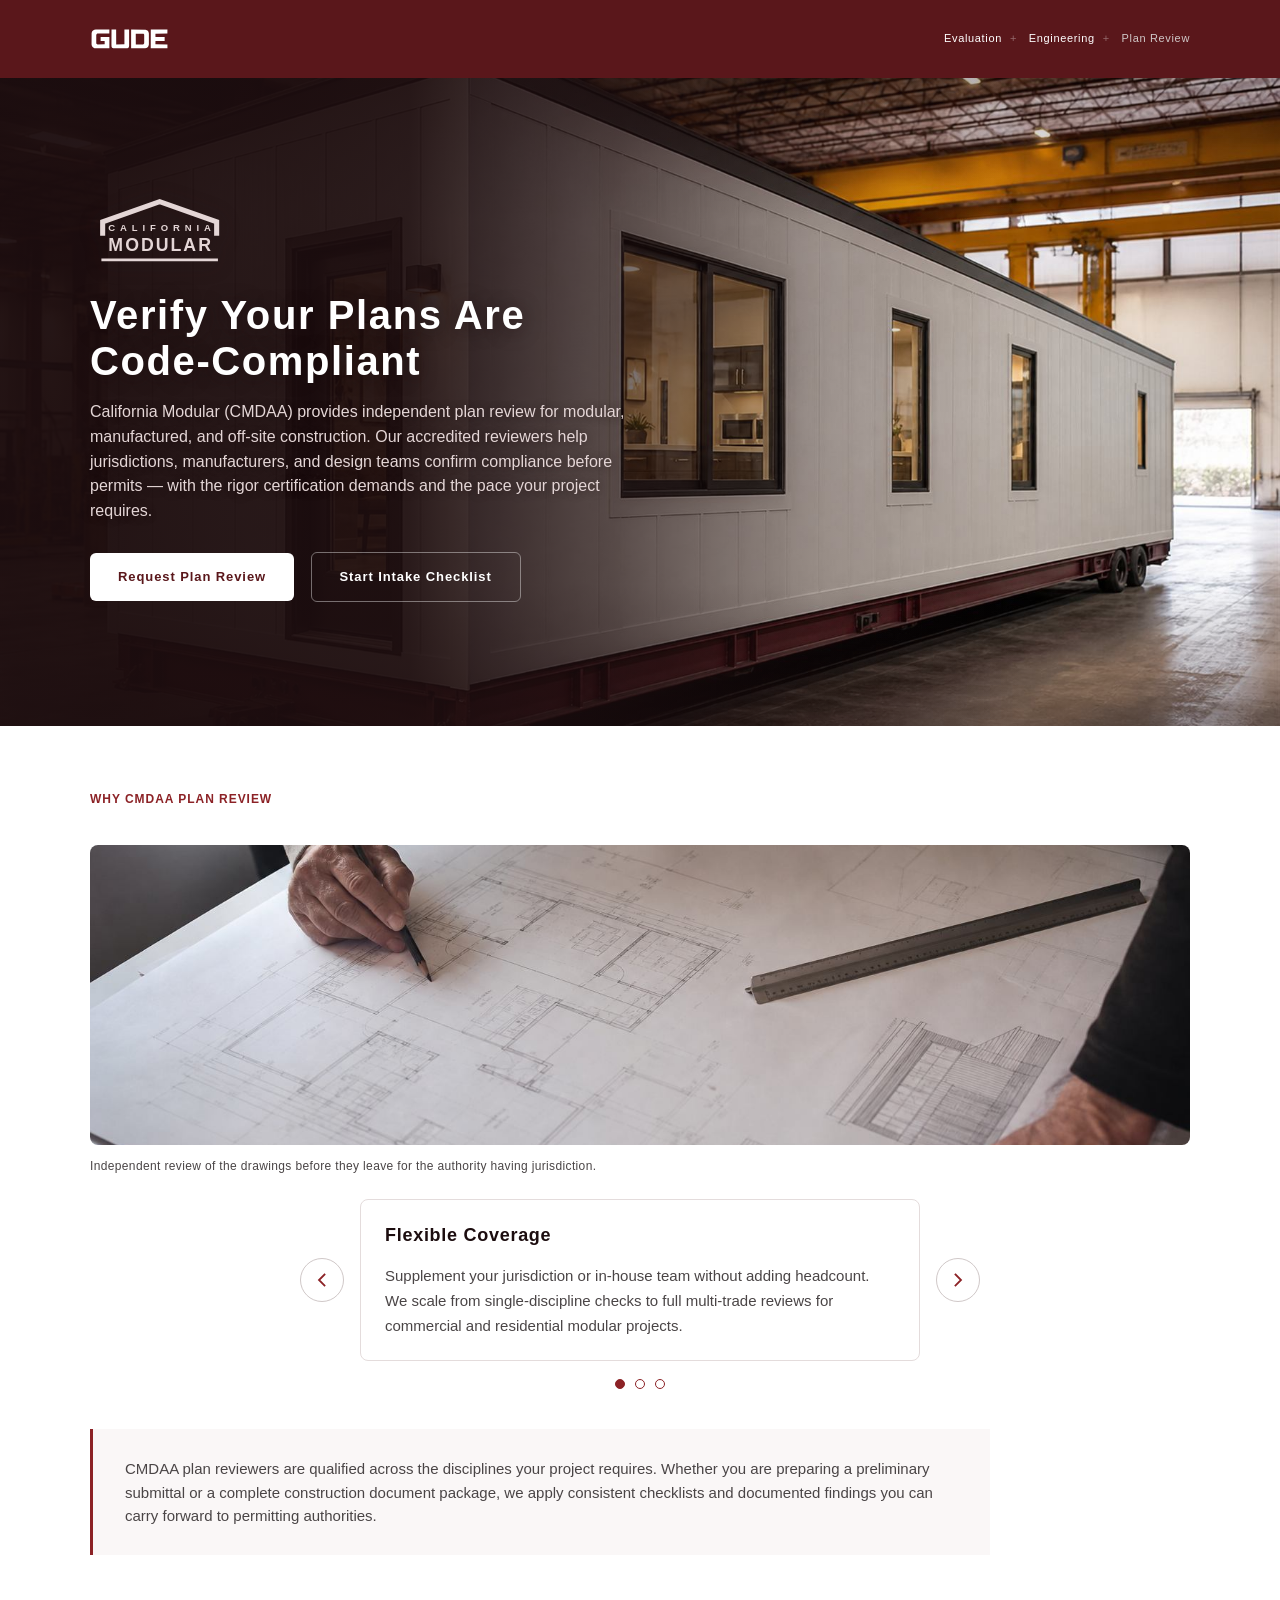
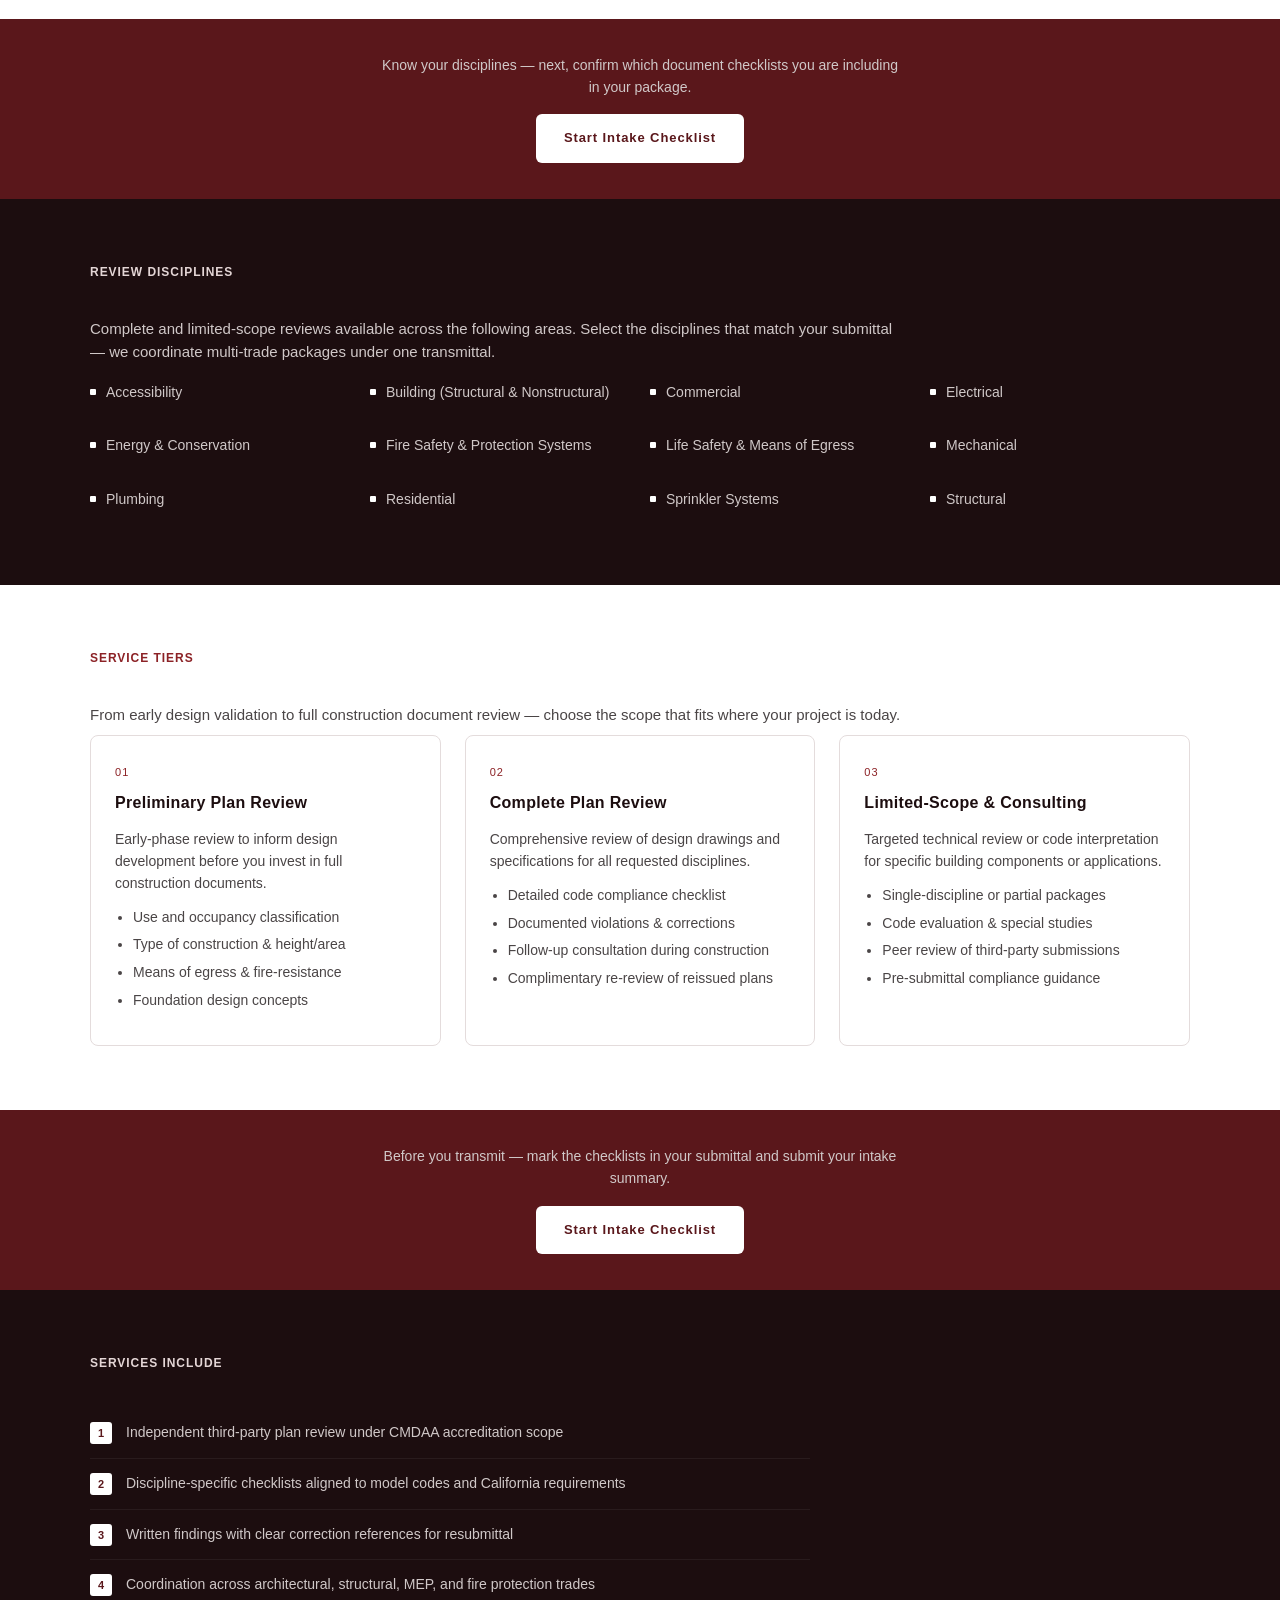
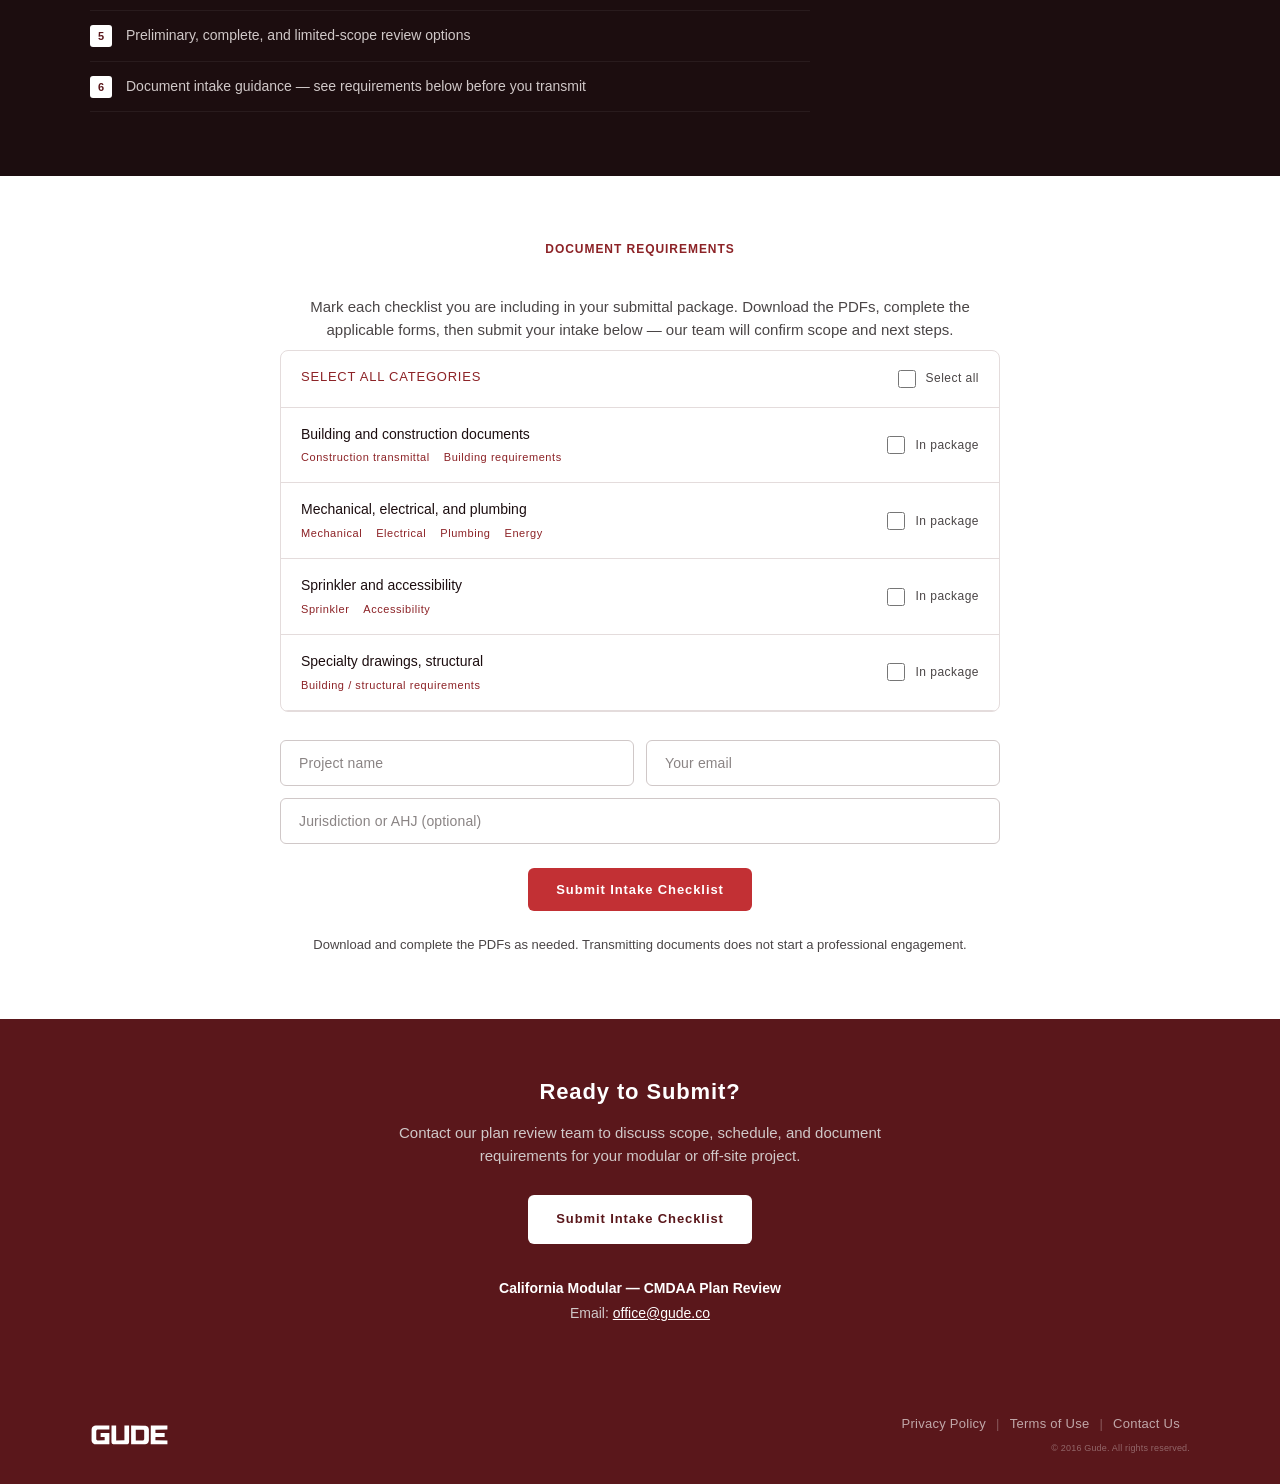
<file: plans/index.html>
<!DOCTYPE html>
<html lang="en">
<head>
<meta charset="UTF-8">
<meta name="viewport" content="width=device-width, initial-scale=1.0">
<title>Plan Review — California Modular (CMDAA)</title>
<meta name="description" content="California Modular Design Approval Agency — independent plan review for modular and off-site construction. Flexible, responsive, code-expert review across all disciplines.">
<link rel="stylesheet" href="../brand/theme.css">
<link rel="icon" href="../brand/favicon.svg?v=4" type="image/svg+xml">
<link rel="icon" href="../brand/favicon.ico?v=4" sizes="16x16 32x32">
<link rel="apple-touch-icon" href="../brand/apple-touch-icon.png?v=4">
<style>
  * { margin: 0; padding: 0; box-sizing: border-box; }

  html { scroll-behavior: smooth; }

  body {
    font-family: Arial, Helvetica, sans-serif;
    background: var(--bg);
    color: var(--ink);
    line-height: 1.55;
  }

  a { color: var(--accent); }
  a:hover { color: var(--accent-hover); }

  .wrap {
    max-width: 1180px;
    margin: 0 auto;
    padding: 0 40px;
  }

  /* ── Site header ─────────────────────────────────────────── */
  .site-header {
    border-bottom: 1px solid var(--hairline);
    background: var(--bg-deep);
  }

  .site-header .wrap {
    display: flex;
    align-items: center;
    justify-content: space-between;
    padding-top: 28px;
    padding-bottom: 28px;
    gap: 24px;
    flex-wrap: wrap;
  }

  .wordmark { text-decoration: none; color: var(--ink); }

  .wordmark .gude {
    font-size: 22px;
    font-weight: 700;
    letter-spacing: 0.18em;
    line-height: 1;
    display: block;
  }

  .wordmark .rule {
    display: block;
    width: 40px;
    height: 2px;
    background: var(--accent);
    margin-top: 8px;
  }

  .nav-lanes {
    font-size: 11px;
    letter-spacing: 0.06em;
    color: var(--muted);
  }

  .nav-lanes a {
    color: var(--ink);
    text-decoration: none;
  }

  .nav-lanes a:hover { color: var(--accent-hover); }
  .nav-lanes .sep { color: rgba(255,255,255,0.35); padding: 0 8px; }
  .nav-lanes .here { color: var(--muted); }

  /* ── Hero band ───────────────────────────────────────────── */
  .hero {
    background: var(--bg-band);
    border-bottom: 1px solid var(--hairline);
  }

  .hero .wrap {
    display: grid;
    grid-template-columns: 1fr auto;
    align-items: center;
    gap: 48px;
    padding-top: 56px;
    padding-bottom: 56px;
  }

  .hero-mark svg { display: block; height: 100px; width: auto; }

  .hero h1 {
    font-size: clamp(28px, 4vw, 40px);
    font-weight: 700;
    letter-spacing: 0.04em;
    line-height: 1.15;
    margin-bottom: 16px;
  }

  .hero .lede {
    font-size: 16px;
    color: var(--muted);
    max-width: 640px;
    margin-bottom: 28px;
  }

  .btn {
    display: inline-block;
    padding: 14px 28px;
    font-size: 13px;
    font-weight: 600;
    letter-spacing: 0.07em;
    text-decoration: none;
    border-radius: 6px;
    background: var(--accent);
    color: var(--bg);
    transition: background 0.22s ease, box-shadow 0.22s ease, transform 0.16s ease;
  }

  .btn:hover {
    background: var(--accent-hover);
    color: var(--bg);
    box-shadow: 0 6px 18px var(--btn-shadow);
    transform: translateY(-1px);
  }

  .btn-outline {
    background: transparent;
    color: var(--ink);
    border: 1px solid rgba(255, 255, 255, 0.2);
    margin-left: 12px;
  }

  .btn-outline:hover {
    background: rgba(255, 255, 255, 0.05);
    color: var(--ink);
    border-color: var(--hairline);
  }

  /* ── Section rhythm ────────────────────────────────────────── */
  section { padding: 64px 0; }

  .section-label {
    display: flex;
    align-items: center;
    gap: 24px;
    margin-bottom: 36px;
  }

  .section-label .line {
    flex: 1;
    height: 1px;
    background: var(--hairline);
  }

  .section-label h2 {
    font-size: 12px;
    letter-spacing: 0.08em;
    font-weight: 600;
    white-space: nowrap;
    text-transform: uppercase;
    color: var(--logo-tone);
  }

  .intro {
    font-size: 15px;
    color: var(--muted);
    max-width: 820px;
    margin-bottom: 8px;
  }

  /* ── Benefit cards ─────────────────────────────────────────── */
  .benefits {
    display: grid;
    grid-template-columns: repeat(3, 1fr);
    gap: 24px;
  }

  .benefit {
    border: 1px solid var(--card-border);
    border-radius: 8px;
    padding: 28px 24px;
    background: rgba(255, 255, 255, 0.02);
  }

  .benefit .icon {
    width: 44px;
    height: 44px;
    margin-bottom: 18px;
    color: var(--accent);
  }

  .benefit h3 {
    font-size: 15px;
    letter-spacing: 0.04em;
    margin-bottom: 10px;
    color: var(--ink);
  }

  .benefit p {
    font-size: 14px;
    color: var(--muted);
    line-height: 1.6;
  }

  /* ── Staff note ────────────────────────────────────────────── */
  .staff-note {
    margin-top: 40px;
    padding: 28px 32px;
    border-left: 3px solid var(--accent);
    background: rgba(255, 255, 255, 0.02);
    font-size: 15px;
    color: var(--muted);
    max-width: 900px;
  }

  /* ── Disciplines grid ──────────────────────────────────────── */
  .disciplines {
    display: grid;
    grid-template-columns: repeat(4, 1fr);
    gap: 12px 20px;
  }

  .discipline {
    display: flex;
    align-items: flex-start;
    gap: 10px;
    font-size: 14px;
    color: var(--muted);
    padding: 10px 0;
  }

  .discipline::before {
    content: "";
    flex-shrink: 0;
    width: 6px;
    height: 6px;
    margin-top: 7px;
    background: var(--accent);
    border-radius: 1px;
  }

  /* ── Service tiers ─────────────────────────────────────────── */
  .tiers {
    display: grid;
    grid-template-columns: repeat(3, 1fr);
    gap: 24px;
  }

  .tier {
    border: 1px solid var(--card-border);
    border-radius: 8px;
    padding: 28px 24px;
    background: var(--bg-deep);
  }

  .tier-num {
    font-size: 11px;
    letter-spacing: 0.1em;
    color: var(--accent);
    margin-bottom: 10px;
  }

  .tier h3 {
    font-size: 16px;
    margin-bottom: 14px;
    letter-spacing: 0.02em;
  }

  .tier p, .tier ul {
    font-size: 14px;
    color: var(--muted);
  }

  .tier ul {
    margin-top: 12px;
    padding-left: 18px;
  }

  .tier li { margin-bottom: 6px; }

  /* ── Document requirements / intake checklist ──────────────── */
  .intake-form {
    max-width: 720px;
    margin: 0 auto;
  }

  .intake-rows {
    border: 1px solid var(--card-border);
    border-radius: 8px;
    overflow: hidden;
    background: rgba(255, 255, 255, 0.02);
  }

  .intake-row {
    display: flex;
    align-items: center;
    justify-content: space-between;
    gap: 20px;
    padding: 16px 20px;
    border-bottom: 1px solid rgba(255, 255, 255, 0.06);
  }

  .intake-row:last-child { border-bottom: none; }

  .intake-row:hover { background: rgba(255, 255, 255, 0.03); }

  .intake-doc {
    flex: 1;
    min-width: 0;
  }

  .intake-doc .label {
    display: block;
    font-size: 14px;
    color: var(--ink);
    margin-bottom: 4px;
  }

  .intake-doc .pdf-dl {
    font-size: 11px;
    letter-spacing: 0.05em;
    text-decoration: none;
    color: var(--accent);
  }

  .intake-doc .pdf-dl:hover { color: var(--accent-hover); }

  .intake-doc .pdf-links {
    display: flex;
    flex-wrap: wrap;
    gap: 6px 14px;
  }

  .intake-row-select-all {
    background: rgba(255, 255, 255, 0.04);
    border-bottom: 1px solid var(--hairline);
  }

  .intake-row-select-all .intake-doc .label {
    font-size: 13px;
    letter-spacing: 0.06em;
    text-transform: uppercase;
    color: var(--logo-tone);
  }

  .intake-check {
    display: flex;
    align-items: center;
    gap: 10px;
    flex-shrink: 0;
    cursor: pointer;
    font-size: 12px;
    letter-spacing: 0.04em;
    color: rgba(255, 255, 255, 0.55);
    user-select: none;
  }

  .intake-check input {
    width: 18px;
    height: 18px;
    margin: 0;
    accent-color: var(--accent);
    cursor: pointer;
  }

  .intake-check:has(input:checked) { color: var(--logo-tone); }

  .intake-meta {
    display: grid;
    grid-template-columns: 1fr 1fr;
    gap: 12px;
    margin-top: 28px;
  }

  .intake-meta input {
    width: 100%;
    padding: 14px 18px;
    font-size: 14px;
    font-family: inherit;
    letter-spacing: 0.01em;
    border: 1px solid #D0C8C8;
    border-radius: 6px;
    background: #FFFFFF;
    color: #1C0D0F;
    caret-color: #1C0D0F;
    -webkit-text-fill-color: #1C0D0F;
    outline: none;
    transition: border-color 0.22s ease, box-shadow 0.22s ease;
  }

  .intake-meta input::placeholder {
    color: #8A8484;
    opacity: 1;
    -webkit-text-fill-color: #8A8484;
  }

  .intake-meta input:focus {
    border-color: var(--port-red);
    box-shadow: 0 0 0 3px rgba(140, 34, 38, 0.12);
  }

  .intake-meta .full { grid-column: 1 / -1; }

  .intake-actions {
    margin-top: 24px;
    text-align: center;
  }

  .intake-actions .btn {
    border: none;
    cursor: pointer;
    font-family: inherit;
  }

  .intake-confirm {
    display: none;
    margin-top: 20px;
    padding: 18px 22px;
    border-radius: 6px;
    border: 1px solid var(--accent-border);
    background: var(--accent-soft);
    font-size: 14px;
    color: var(--logo-tone);
    text-align: center;
    line-height: 1.6;
  }

  .docs-note {
    margin-top: 24px;
    font-size: 13px;
    color: rgba(255, 255, 255, 0.45);
    text-align: center;
  }

  /* ── Services include list ─────────────────────────────────── */
  .services-list {
    counter-reset: svc;
    max-width: 720px;
  }

  .services-list li {
    counter-increment: svc;
    list-style: none;
    position: relative;
    padding: 14px 0 14px 36px;
    border-bottom: 1px solid rgba(255, 255, 255, 0.06);
    font-size: 14px;
    color: var(--muted);
  }

  .services-list li::before {
    content: counter(svc);
    position: absolute;
    left: 0;
    top: 14px;
    width: 22px;
    height: 22px;
    line-height: 22px;
    text-align: center;
    font-size: 11px;
    font-weight: 700;
    color: var(--bg);
    background: var(--accent);
    border-radius: 3px;
  }

  /* ── Mid-page CTA (compact) ────────────────────────────────── */
  .cta-inline {
    background: var(--bg-band);
    border-top: 1px solid var(--hairline);
    border-bottom: 1px solid var(--hairline);
    text-align: center;
    padding: 36px 40px;
  }

  .cta-inline p {
    font-size: 14px;
    color: var(--muted);
    margin-bottom: 16px;
    max-width: 520px;
    margin-left: auto;
    margin-right: auto;
  }

  /* ── CTA band ──────────────────────────────────────────────── */
  .cta-band {
    background: var(--bg-band);
    border-top: 1px solid var(--hairline);
    border-bottom: 1px solid var(--hairline);
    text-align: center;
    padding: 56px 40px;
  }

  .cta-band h2 {
    font-size: 22px;
    letter-spacing: 0.04em;
    margin-bottom: 12px;
  }

  .cta-band p {
    color: var(--muted);
    font-size: 15px;
    max-width: 560px;
    margin: 0 auto 28px;
  }

  .contact-block {
    margin-top: 32px;
    font-size: 14px;
    color: var(--muted);
    line-height: 1.8;
  }

  .contact-block strong { color: var(--logo-tone); font-weight: 600; }

  @media (max-width: 900px) {
    .hero .wrap { grid-template-columns: 1fr; }
    .hero-mark { order: -1; }
    .benefits, .tiers { grid-template-columns: 1fr; }
    .disciplines { grid-template-columns: repeat(2, 1fr); }
    .intake-meta { grid-template-columns: 1fr; }
    .btn-outline { margin-left: 0; margin-top: 12px; display: inline-block; }
  }

  @media (max-width: 520px) {
    .wrap { padding: 0 24px; }
    section { padding: 48px 0; }
    .disciplines { grid-template-columns: 1fr; }
  }
</style>
</head>
<body class="lane">

<header class="site-header">
  <div class="wrap">
    <a class="wordmark" href="https://gude.co" aria-label="Gude">
      <img class="logo-mark" src="../brand/gude-logo-white.svg" alt="">
    </a>
    <nav class="nav-lanes" aria-label="Service lanes">
      <a href="https://evaluation.gude.co">Evaluation</a><span class="sep">+</span>
      <a href="https://dixon.gude.co">Engineering</a><span class="sep">+</span>
      <span class="here">Plan Review</span>
    </nav>
  </div>
</header>

<section class="hero hero-photo" aria-labelledby="hero-title" style="--hero-pos: 58% 48%;">
  <img class="hero-photo-img" src="images/hero.jpg?v=2" alt="Finished modular building on a factory transport chassis, windows and siding complete" width="1800" height="1012">
  <div class="hero-scrim" aria-hidden="true"></div>
  <div class="wrap">
    <div class="hero-copy">
      <div class="hero-mark" aria-hidden="true">
        <svg viewBox="0 0 220 120" xmlns="http://www.w3.org/2000/svg" role="img">
          <title>California Modular — CMDAA</title>
          <line x1="20" y1="104" x2="200" y2="104" stroke="currentColor" stroke-width="4" stroke-linecap="square"/>
          <polyline points="20,62 20,44 110,12 200,44 200,62" stroke="currentColor" fill="none" stroke-width="8" stroke-linecap="square"/>
          <text x="29" y="58" fill="currentColor" font-family="Arial, Helvetica, sans-serif" font-size="15" font-weight="700" textLength="162" lengthAdjust="spacing">CALIFORNIA</text>
          <text x="29" y="90" fill="currentColor" font-family="'Arial Black', Arial, Helvetica, sans-serif" font-size="28" font-weight="900" textLength="162" lengthAdjust="spacing">MODULAR</text>
        </svg>
      </div>
      <h1 id="hero-title">Verify Your Plans Are Code-Compliant</h1>
      <p class="lede">California Modular (CMDAA) provides independent plan review for modular, manufactured, and off-site construction. Our accredited reviewers help jurisdictions, manufacturers, and design teams confirm compliance before permits — with the rigor certification demands and the pace your project requires.</p>
      <a class="btn" href="#intake-checklist">Request Plan Review</a>
      <a class="btn btn-outline" href="#intake-checklist">Start Intake Checklist</a>
    </div>
  </div>
</section>

<section class="band-light" aria-labelledby="benefits-title">
  <div class="wrap">
    <div class="section-label">
      <span class="line"></span>
      <h2 id="benefits-title">Why CMDAA Plan Review</h2>
      <span class="line"></span>
    </div>
    <figure class="band-photo">
      <img src="images/review.jpg" alt="Architectural floor plans and elevations spread on a review table" width="1800" height="1012" loading="lazy">
      <figcaption>Independent review of the drawings before they leave for the authority having jurisdiction.</figcaption>
    </figure>
    <div class="cover-carousel cover-fit" data-carousel data-interval="3500">
      <button type="button" class="cover-nav cover-prev" data-carousel-prev aria-label="Previous slide">
        <svg width="16" height="16" viewBox="0 0 16 16" aria-hidden="true"><path d="M10.5 2.5L5 8l5.5 5.5" fill="none" stroke="currentColor" stroke-width="1.8" stroke-linecap="square"/></svg>
      </button>
      <div class="cover-frame" aria-live="off">
        <article class="cover-slide is-active" data-slide>
          <h3>Flexible Coverage</h3>
          <p>Supplement your jurisdiction or in-house team without adding headcount. We scale from single-discipline checks to full multi-trade reviews for commercial and residential modular projects.</p>
        </article>
        <article class="cover-slide" data-slide aria-hidden="true">
          <h3>Responsive Turnaround</h3>
          <p>Permit schedules do not wait. We prioritize clear communication, defined review windows, and actionable correction lists so you can iterate plans and keep factory and site timelines on track.</p>
        </article>
        <article class="cover-slide" data-slide aria-hidden="true">
          <h3>Code-Seasoned Reviewers</h3>
          <p>Our plan review staff includes professionals with deep experience in model codes, California amendments, and factory-built housing — the same disciplines jurisdictions expect at final submittal.</p>
        </article>
      </div>
      <button type="button" class="cover-nav cover-next" data-carousel-next aria-label="Next slide">
        <svg width="16" height="16" viewBox="0 0 16 16" aria-hidden="true"><path d="M5.5 2.5L11 8l-5.5 5.5" fill="none" stroke="currentColor" stroke-width="1.8" stroke-linecap="square"/></svg>
      </button>
      <div class="cover-dots" role="tablist" aria-label="Carousel slides">
        <button type="button" class="cover-dot" data-carousel-dot aria-label="Show flexible coverage" aria-current="true"></button>
        <button type="button" class="cover-dot" data-carousel-dot aria-label="Show responsive turnaround"></button>
        <button type="button" class="cover-dot" data-carousel-dot aria-label="Show code-seasoned reviewers"></button>
      </div>
    </div>
    <p class="staff-note">CMDAA plan reviewers are qualified across the disciplines your project requires. Whether you are preparing a preliminary submittal or a complete construction document package, we apply consistent checklists and documented findings you can carry forward to permitting authorities.</p>
  </div>
</section>

<div class="cta-inline" aria-label="Start intake checklist">
  <p>Know your disciplines — next, confirm which document checklists you are including in your package.</p>
  <a class="btn" href="#intake-checklist">Start Intake Checklist</a>
</div>

<section aria-labelledby="disciplines-title" style="background: var(--bg-deep);">
  <div class="wrap">
    <div class="section-label">
      <span class="line"></span>
      <h2 id="disciplines-title">Review Disciplines</h2>
      <span class="line"></span>
    </div>
    <p class="intro">Complete and limited-scope reviews available across the following areas. Select the disciplines that match your submittal — we coordinate multi-trade packages under one transmittal.</p>
    <div class="disciplines" role="list">
      <div class="discipline" role="listitem">Accessibility</div>
      <div class="discipline" role="listitem">Building (Structural &amp; Nonstructural)</div>
      <div class="discipline" role="listitem">Commercial</div>
      <div class="discipline" role="listitem">Electrical</div>
      <div class="discipline" role="listitem">Energy &amp; Conservation</div>
      <div class="discipline" role="listitem">Fire Safety &amp; Protection Systems</div>
      <div class="discipline" role="listitem">Life Safety &amp; Means of Egress</div>
      <div class="discipline" role="listitem">Mechanical</div>
      <div class="discipline" role="listitem">Plumbing</div>
      <div class="discipline" role="listitem">Residential</div>
      <div class="discipline" role="listitem">Sprinkler Systems</div>
      <div class="discipline" role="listitem">Structural</div>
    </div>
  </div>
</section>

<section class="band-light" aria-labelledby="tiers-title">
  <div class="wrap">
    <div class="section-label">
      <span class="line"></span>
      <h2 id="tiers-title">Service Tiers</h2>
      <span class="line"></span>
    </div>
    <p class="intro">From early design validation to full construction document review — choose the scope that fits where your project is today.</p>
    <div class="tiers">
      <article class="tier">
        <div class="tier-num">01</div>
        <h3>Preliminary Plan Review</h3>
        <p>Early-phase review to inform design development before you invest in full construction documents.</p>
        <ul>
          <li>Use and occupancy classification</li>
          <li>Type of construction &amp; height/area</li>
          <li>Means of egress &amp; fire-resistance</li>
          <li>Foundation design concepts</li>
        </ul>
      </article>
      <article class="tier">
        <div class="tier-num">02</div>
        <h3>Complete Plan Review</h3>
        <p>Comprehensive review of design drawings and specifications for all requested disciplines.</p>
        <ul>
          <li>Detailed code compliance checklist</li>
          <li>Documented violations &amp; corrections</li>
          <li>Follow-up consultation during construction</li>
          <li>Complimentary re-review of reissued plans</li>
        </ul>
      </article>
      <article class="tier">
        <div class="tier-num">03</div>
        <h3>Limited-Scope &amp; Consulting</h3>
        <p>Targeted technical review or code interpretation for specific building components or applications.</p>
        <ul>
          <li>Single-discipline or partial packages</li>
          <li>Code evaluation &amp; special studies</li>
          <li>Peer review of third-party submissions</li>
          <li>Pre-submittal compliance guidance</li>
        </ul>
      </article>
    </div>
  </div>
</section>

<div class="cta-inline" aria-label="Prepare document intake">
  <p>Before you transmit — mark the checklists in your submittal and submit your intake summary.</p>
  <a class="btn" href="#intake-checklist">Start Intake Checklist</a>
</div>

<section aria-labelledby="services-title" style="background: var(--bg-deep);">
  <div class="wrap">
    <div class="section-label">
      <span class="line"></span>
      <h2 id="services-title">Services Include</h2>
      <span class="line"></span>
    </div>
    <ol class="services-list">
      <li>Independent third-party plan review under CMDAA accreditation scope</li>
      <li>Discipline-specific checklists aligned to model codes and California requirements</li>
      <li>Written findings with clear correction references for resubmittal</li>
      <li>Coordination across architectural, structural, MEP, and fire protection trades</li>
      <li>Preliminary, complete, and limited-scope review options</li>
      <li>Document intake guidance — see requirements below before you transmit</li>
    </ol>
  </div>
</section>

<section class="band-light" id="document-requirements" aria-labelledby="docs-title">
  <div class="wrap form-block">
    <div class="section-label">
      <span class="line"></span>
      <h2 id="docs-title">Document Requirements</h2>
      <span class="line"></span>
    </div>
    <p class="intro">Mark each checklist you are including in your submittal package. Download the PDFs, complete the applicable forms, then submit your intake below — our team will confirm scope and next steps.</p>

    <form id="intake-checklist" class="intake-form" data-intake="plans" data-intake-subject="Plan Review intake — CMDAA" novalidate>
      <input class="intake-hp" type="text" name="_gotcha" tabindex="-1" autocomplete="off" aria-hidden="true">
      <div class="intake-rows" role="group" aria-labelledby="docs-title">
        <div class="intake-row intake-row-select-all">
          <div class="intake-doc">
            <span class="label">Select all categories</span>
          </div>
          <label class="intake-check">
            <input type="checkbox" id="intake-select-all" data-intake-select-all aria-label="Select all categories">
            <span>Select all</span>
          </label>
        </div>
        <div class="intake-row">
          <div class="intake-doc">
            <span class="label">Building and construction documents</span>
            <span class="pdf-links">
              <a class="pdf-dl" href="docs/PR-Construction-Documents.pdf" download>Construction transmittal</a>
              <a class="pdf-dl" href="docs/PR-Bldg-Req.pdf" download>Building requirements</a>
            </span>
          </div>
          <label class="intake-check">
            <input type="checkbox" name="doc" value="Building and construction documents" class="intake-doc-check" data-intake-check>
            <span>In package</span>
          </label>
        </div>
        <div class="intake-row">
          <div class="intake-doc">
            <span class="label">Mechanical, electrical, and plumbing</span>
            <span class="pdf-links">
              <a class="pdf-dl" href="docs/PR-Mech-Req.pdf" download>Mechanical</a>
              <a class="pdf-dl" href="docs/PR-Elec-Req.pdf" download>Electrical</a>
              <a class="pdf-dl" href="docs/PR-Plm-Req.pdf" download>Plumbing</a>
              <a class="pdf-dl" href="docs/PR-Energy-Req.pdf" download>Energy</a>
            </span>
          </div>
          <label class="intake-check">
            <input type="checkbox" name="doc" value="Mechanical, electrical, and plumbing" class="intake-doc-check" data-intake-check>
            <span>In package</span>
          </label>
        </div>
        <div class="intake-row">
          <div class="intake-doc">
            <span class="label">Sprinkler and accessibility</span>
            <span class="pdf-links">
              <a class="pdf-dl" href="docs/PR-Sprnk-Req.pdf" download>Sprinkler</a>
              <a class="pdf-dl" href="docs/PR-Acc-Req.pdf" download>Accessibility</a>
            </span>
          </div>
          <label class="intake-check">
            <input type="checkbox" name="doc" value="Sprinkler and accessibility" class="intake-doc-check" data-intake-check>
            <span>In package</span>
          </label>
        </div>
        <div class="intake-row">
          <div class="intake-doc">
            <span class="label">Specialty drawings, structural</span>
            <span class="pdf-links">
              <a class="pdf-dl" href="docs/PR-Bldg-Req.pdf" download>Building / structural requirements</a>
            </span>
          </div>
          <label class="intake-check">
            <input type="checkbox" name="doc" value="Specialty drawings, structural" class="intake-doc-check" data-intake-check>
            <span>In package</span>
          </label>
        </div>
      </div>

      <div class="intake-meta">
        <input type="text" id="intake-project" name="project" placeholder="Project name" required aria-label="Project name">
        <input type="email" id="intake-email" name="email" placeholder="Your email" required aria-label="Your email">
        <input type="text" id="intake-jurisdiction" name="jurisdiction" class="full" placeholder="Jurisdiction or AHJ (optional)" aria-label="Jurisdiction">
      </div>

      <div class="intake-actions">
        <button type="submit" class="btn">Submit Intake Checklist</button>
        <p class="intake-confirm" id="intake-confirm" data-intake-confirm role="status"></p>
      </div>
    </form>

    <p class="docs-note">Download and complete the PDFs as needed. Transmitting documents does not start a professional engagement.</p>
  </div>
</section>

<section class="cta-band" aria-labelledby="cta-title">
  <h2 id="cta-title">Ready to Submit?</h2>
  <p>Contact our plan review team to discuss scope, schedule, and document requirements for your modular or off-site project.</p>
  <a class="btn" href="#intake-checklist">Submit Intake Checklist</a>
  <div class="contact-block">
    <strong>California Modular — CMDAA Plan Review</strong><br>
    Email: <a href="mailto:office@gude.co">office@gude.co</a>
  </div>
</section>

<footer class="site-footer">
  <div class="footer-bar">
    <a class="wordmark footer-mark" href="https://gude.co" aria-label="Gude">
      <img class="logo-mark" src="../brand/gude-logo-white.svg" alt="">
    </a>
    <div class="footer-end">
      <nav class="footer-links" aria-label="Legal">
        <a href="https://gude.co/privacy">Privacy Policy</a><span class="sep">|</span>
        <a href="https://gude.co/terms">Terms of Use</a><span class="sep">|</span>
        <a href="https://gude.co/contact">Contact Us</a>
      </nav>
      <p class="legal">&copy; 2016 Gude. All rights reserved.</p>
    </div>
  </div>
</footer>

<script src="../brand/carousel.js"></script>
<script src="../brand/intake.js"></script>

</body>
</html>
</file>
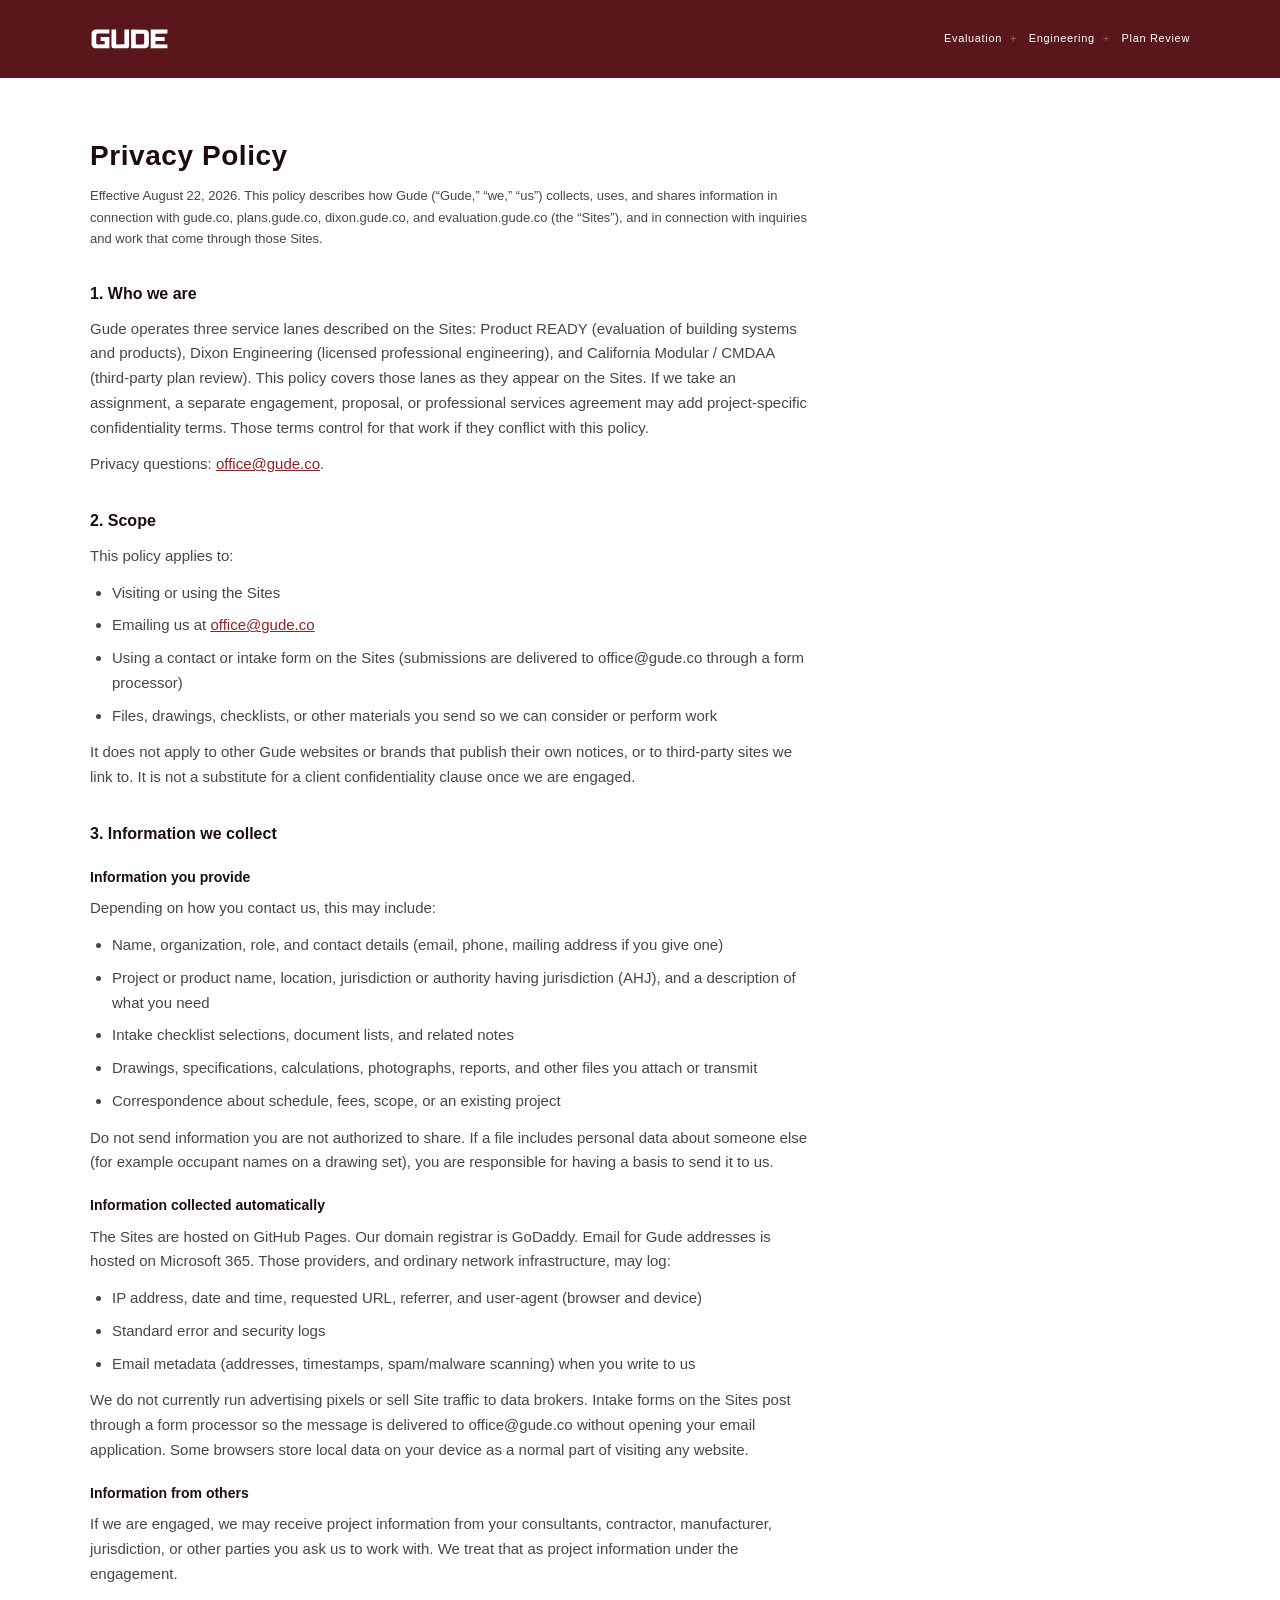
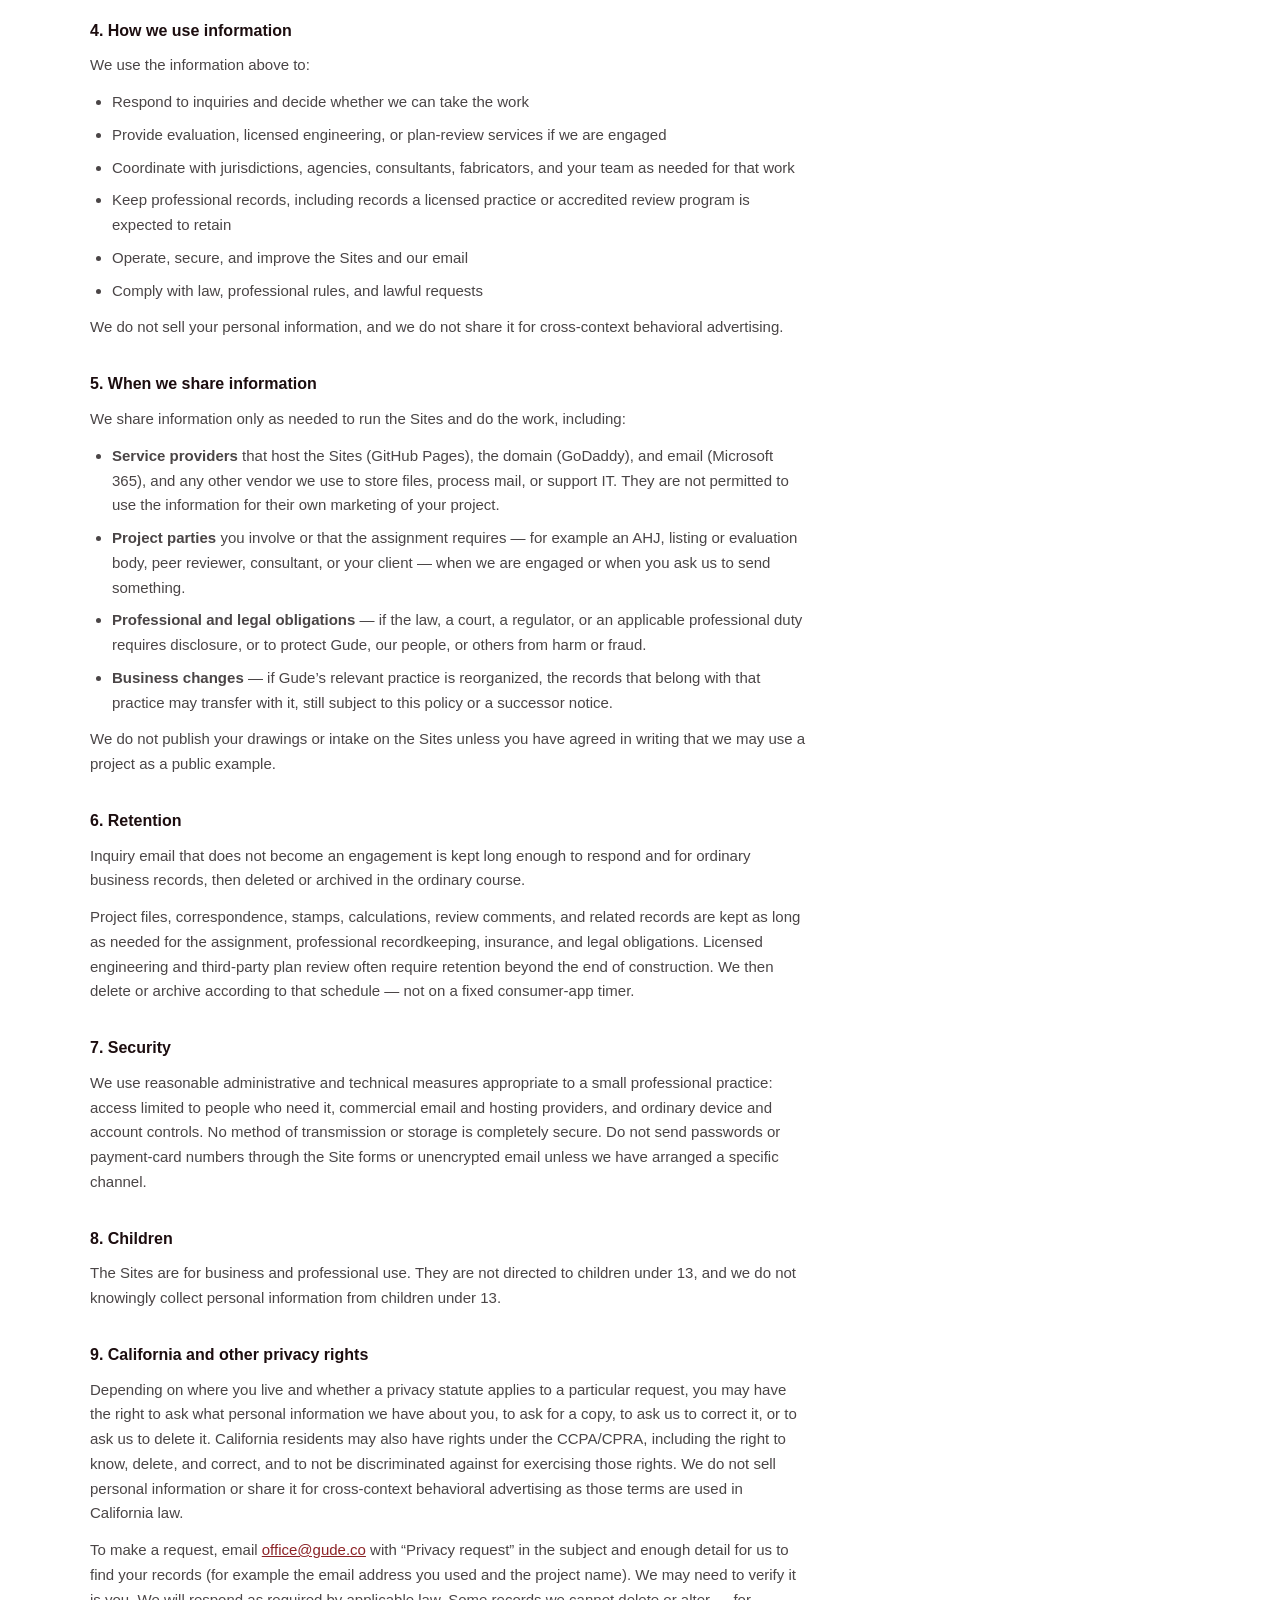
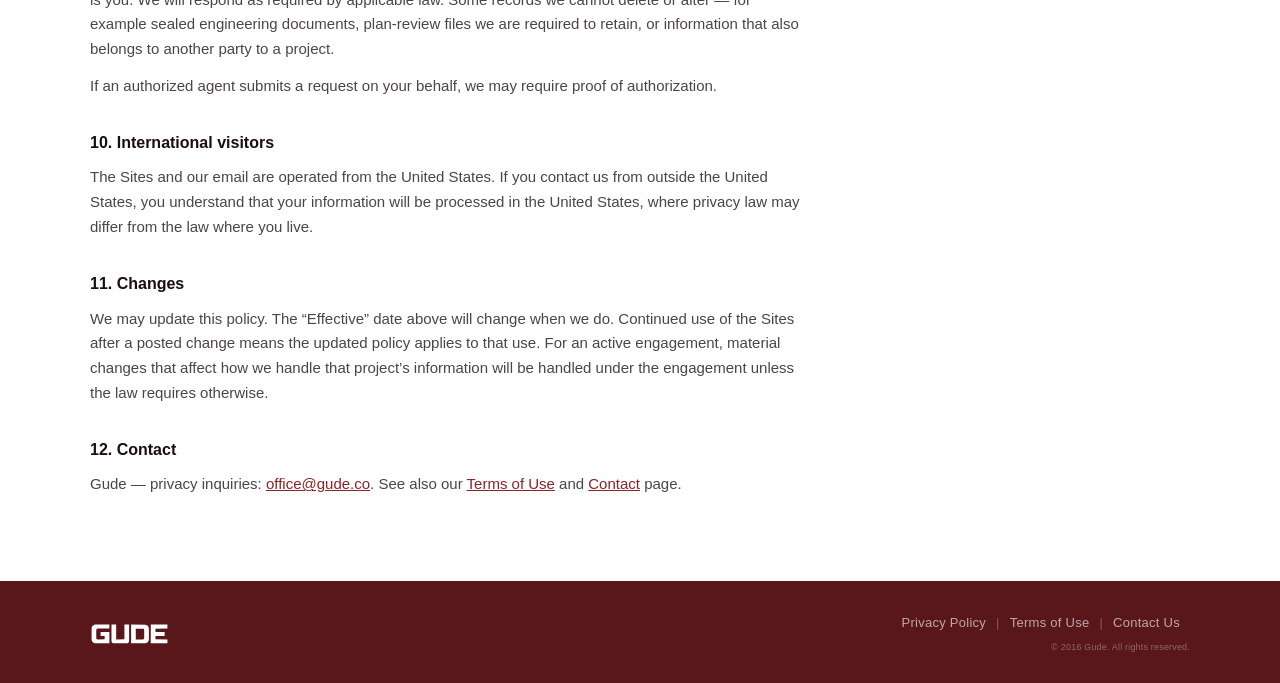
<file: privacy/index.html>
<!DOCTYPE html>
<html lang="en">
<head>
<meta charset="UTF-8">
<meta name="viewport" content="width=device-width, initial-scale=1.0">
<title>Privacy Policy — Gude</title>
<meta name="description" content="Privacy policy for gude.co, plans.gude.co, dixon.gude.co, and evaluation.gude.co.">
<link rel="stylesheet" href="../brand/theme.css">
<link rel="icon" href="../brand/favicon.svg?v=4" type="image/svg+xml">
<link rel="icon" href="../brand/favicon.ico?v=4" sizes="16x16 32x32">
<link rel="apple-touch-icon" href="../brand/apple-touch-icon.png?v=4">
<style>
  * { margin: 0; padding: 0; box-sizing: border-box; }
  body { font-family: Arial, Helvetica, sans-serif; line-height: 1.55; }
  .wrap { max-width: 1180px; margin: 0 auto; padding: 0 40px; }
  .site-header { padding: 28px 0; }
  .site-header .wrap { display: flex; align-items: center; justify-content: space-between; flex-wrap: wrap; gap: 16px; }
  .wordmark { text-decoration: none; }
  .wordmark .gude { font-size: 22px; font-weight: 700; letter-spacing: 0.18em; display: block; }
  .wordmark .rule { display: block; width: 40px; height: 2px; background: var(--accent); margin-top: 8px; }
  .nav-lanes { font-size: 11px; letter-spacing: 0.06em; }
  .nav-lanes a { text-decoration: none; }
  .nav-lanes .sep { padding: 0 8px; }
  @media (max-width: 520px) { .wrap { padding: 0 24px; } }
</style>
</head>
<body class="lane">
<header class="site-header">
  <div class="wrap">
    <a class="wordmark" href="https://gude.co" aria-label="Gude"><img class="logo-mark" src="../brand/gude-logo-white.svg" alt=""></a>
    <nav class="nav-lanes" aria-label="Service lanes">
      <a href="https://evaluation.gude.co">Evaluation</a><span class="sep">+</span>
      <a href="https://dixon.gude.co">Engineering</a><span class="sep">+</span>
      <a href="https://plans.gude.co">Plan Review</a>
    </nav>
  </div>
</header>
<main class="band-light">
  <div class="wrap">
  <article class="legal-doc">
    <h1>Privacy Policy</h1>
    <p class="updated">Effective August 22, 2026. This policy describes how Gude (“Gude,” “we,” “us”) collects, uses, and shares information in connection with gude.co, plans.gude.co, dixon.gude.co, and evaluation.gude.co (the “Sites”), and in connection with inquiries and work that come through those Sites.</p>

    <h2>1. Who we are</h2>
    <p>Gude operates three service lanes described on the Sites: Product READY (evaluation of building systems and products), Dixon Engineering (licensed professional engineering), and California Modular / CMDAA (third-party plan review). This policy covers those lanes as they appear on the Sites. If we take an assignment, a separate engagement, proposal, or professional services agreement may add project-specific confidentiality terms. Those terms control for that work if they conflict with this policy.</p>
    <p>Privacy questions: <a href="mailto:office@gude.co">office@gude.co</a>.</p>

    <h2>2. Scope</h2>
    <p>This policy applies to:</p>
    <ul>
      <li>Visiting or using the Sites</li>
      <li>Emailing us at <a href="mailto:office@gude.co">office@gude.co</a></li>
      <li>Using a contact or intake form on the Sites (submissions are delivered to office@gude.co through a form processor)</li>
      <li>Files, drawings, checklists, or other materials you send so we can consider or perform work</li>
    </ul>
    <p>It does not apply to other Gude websites or brands that publish their own notices, or to third-party sites we link to. It is not a substitute for a client confidentiality clause once we are engaged.</p>

    <h2>3. Information we collect</h2>
    <h3>Information you provide</h3>
    <p>Depending on how you contact us, this may include:</p>
    <ul>
      <li>Name, organization, role, and contact details (email, phone, mailing address if you give one)</li>
      <li>Project or product name, location, jurisdiction or authority having jurisdiction (AHJ), and a description of what you need</li>
      <li>Intake checklist selections, document lists, and related notes</li>
      <li>Drawings, specifications, calculations, photographs, reports, and other files you attach or transmit</li>
      <li>Correspondence about schedule, fees, scope, or an existing project</li>
    </ul>
    <p>Do not send information you are not authorized to share. If a file includes personal data about someone else (for example occupant names on a drawing set), you are responsible for having a basis to send it to us.</p>

    <h3>Information collected automatically</h3>
    <p>The Sites are hosted on GitHub Pages. Our domain registrar is GoDaddy. Email for Gude addresses is hosted on Microsoft 365. Those providers, and ordinary network infrastructure, may log:</p>
    <ul>
      <li>IP address, date and time, requested URL, referrer, and user-agent (browser and device)</li>
      <li>Standard error and security logs</li>
      <li>Email metadata (addresses, timestamps, spam/malware scanning) when you write to us</li>
    </ul>
    <p>We do not currently run advertising pixels or sell Site traffic to data brokers. Intake forms on the Sites post through a form processor so the message is delivered to office@gude.co without opening your email application. Some browsers store local data on your device as a normal part of visiting any website.</p>

    <h3>Information from others</h3>
    <p>If we are engaged, we may receive project information from your consultants, contractor, manufacturer, jurisdiction, or other parties you ask us to work with. We treat that as project information under the engagement.</p>

    <h2>4. How we use information</h2>
    <p>We use the information above to:</p>
    <ul>
      <li>Respond to inquiries and decide whether we can take the work</li>
      <li>Provide evaluation, licensed engineering, or plan-review services if we are engaged</li>
      <li>Coordinate with jurisdictions, agencies, consultants, fabricators, and your team as needed for that work</li>
      <li>Keep professional records, including records a licensed practice or accredited review program is expected to retain</li>
      <li>Operate, secure, and improve the Sites and our email</li>
      <li>Comply with law, professional rules, and lawful requests</li>
    </ul>
    <p>We do not sell your personal information, and we do not share it for cross-context behavioral advertising.</p>

    <h2>5. When we share information</h2>
    <p>We share information only as needed to run the Sites and do the work, including:</p>
    <ul>
      <li><strong>Service providers</strong> that host the Sites (GitHub Pages), the domain (GoDaddy), and email (Microsoft 365), and any other vendor we use to store files, process mail, or support IT. They are not permitted to use the information for their own marketing of your project.</li>
      <li><strong>Project parties</strong> you involve or that the assignment requires — for example an AHJ, listing or evaluation body, peer reviewer, consultant, or your client — when we are engaged or when you ask us to send something.</li>
      <li><strong>Professional and legal obligations</strong> — if the law, a court, a regulator, or an applicable professional duty requires disclosure, or to protect Gude, our people, or others from harm or fraud.</li>
      <li><strong>Business changes</strong> — if Gude’s relevant practice is reorganized, the records that belong with that practice may transfer with it, still subject to this policy or a successor notice.</li>
    </ul>
    <p>We do not publish your drawings or intake on the Sites unless you have agreed in writing that we may use a project as a public example.</p>

    <h2>6. Retention</h2>
    <p>Inquiry email that does not become an engagement is kept long enough to respond and for ordinary business records, then deleted or archived in the ordinary course.</p>
    <p>Project files, correspondence, stamps, calculations, review comments, and related records are kept as long as needed for the assignment, professional recordkeeping, insurance, and legal obligations. Licensed engineering and third-party plan review often require retention beyond the end of construction. We then delete or archive according to that schedule — not on a fixed consumer-app timer.</p>

    <h2>7. Security</h2>
    <p>We use reasonable administrative and technical measures appropriate to a small professional practice: access limited to people who need it, commercial email and hosting providers, and ordinary device and account controls. No method of transmission or storage is completely secure. Do not send passwords or payment-card numbers through the Site forms or unencrypted email unless we have arranged a specific channel.</p>

    <h2>8. Children</h2>
    <p>The Sites are for business and professional use. They are not directed to children under 13, and we do not knowingly collect personal information from children under 13.</p>

    <h2>9. California and other privacy rights</h2>
    <p>Depending on where you live and whether a privacy statute applies to a particular request, you may have the right to ask what personal information we have about you, to ask for a copy, to ask us to correct it, or to ask us to delete it. California residents may also have rights under the CCPA/CPRA, including the right to know, delete, and correct, and to not be discriminated against for exercising those rights. We do not sell personal information or share it for cross-context behavioral advertising as those terms are used in California law.</p>
    <p>To make a request, email <a href="mailto:office@gude.co">office@gude.co</a> with “Privacy request” in the subject and enough detail for us to find your records (for example the email address you used and the project name). We may need to verify it is you. We will respond as required by applicable law. Some records we cannot delete or alter — for example sealed engineering documents, plan-review files we are required to retain, or information that also belongs to another party to a project.</p>
    <p>If an authorized agent submits a request on your behalf, we may require proof of authorization.</p>

    <h2>10. International visitors</h2>
    <p>The Sites and our email are operated from the United States. If you contact us from outside the United States, you understand that your information will be processed in the United States, where privacy law may differ from the law where you live.</p>

    <h2>11. Changes</h2>
    <p>We may update this policy. The “Effective” date above will change when we do. Continued use of the Sites after a posted change means the updated policy applies to that use. For an active engagement, material changes that affect how we handle that project’s information will be handled under the engagement unless the law requires otherwise.</p>

    <h2>12. Contact</h2>
    <p>Gude — privacy inquiries: <a href="mailto:office@gude.co">office@gude.co</a>. See also our <a href="https://gude.co/terms">Terms of Use</a> and <a href="https://gude.co/contact">Contact</a> page.</p>
  </article>
  </div>
</main>
<footer class="site-footer">
  <div class="footer-bar">
    <a class="wordmark footer-mark" href="https://gude.co" aria-label="Gude">
      <img class="logo-mark" src="../brand/gude-logo-white.svg" alt="">
    </a>
    <div class="footer-end">
      <nav class="footer-links" aria-label="Legal">
        <a href="https://gude.co/privacy">Privacy Policy</a><span class="sep">|</span>
        <a href="https://gude.co/terms">Terms of Use</a><span class="sep">|</span>
        <a href="https://gude.co/contact">Contact Us</a>
      </nav>
      <p class="legal">&copy; 2016 Gude. All rights reserved.</p>
    </div>
  </div>
</footer>
</body>
</html>
</file>
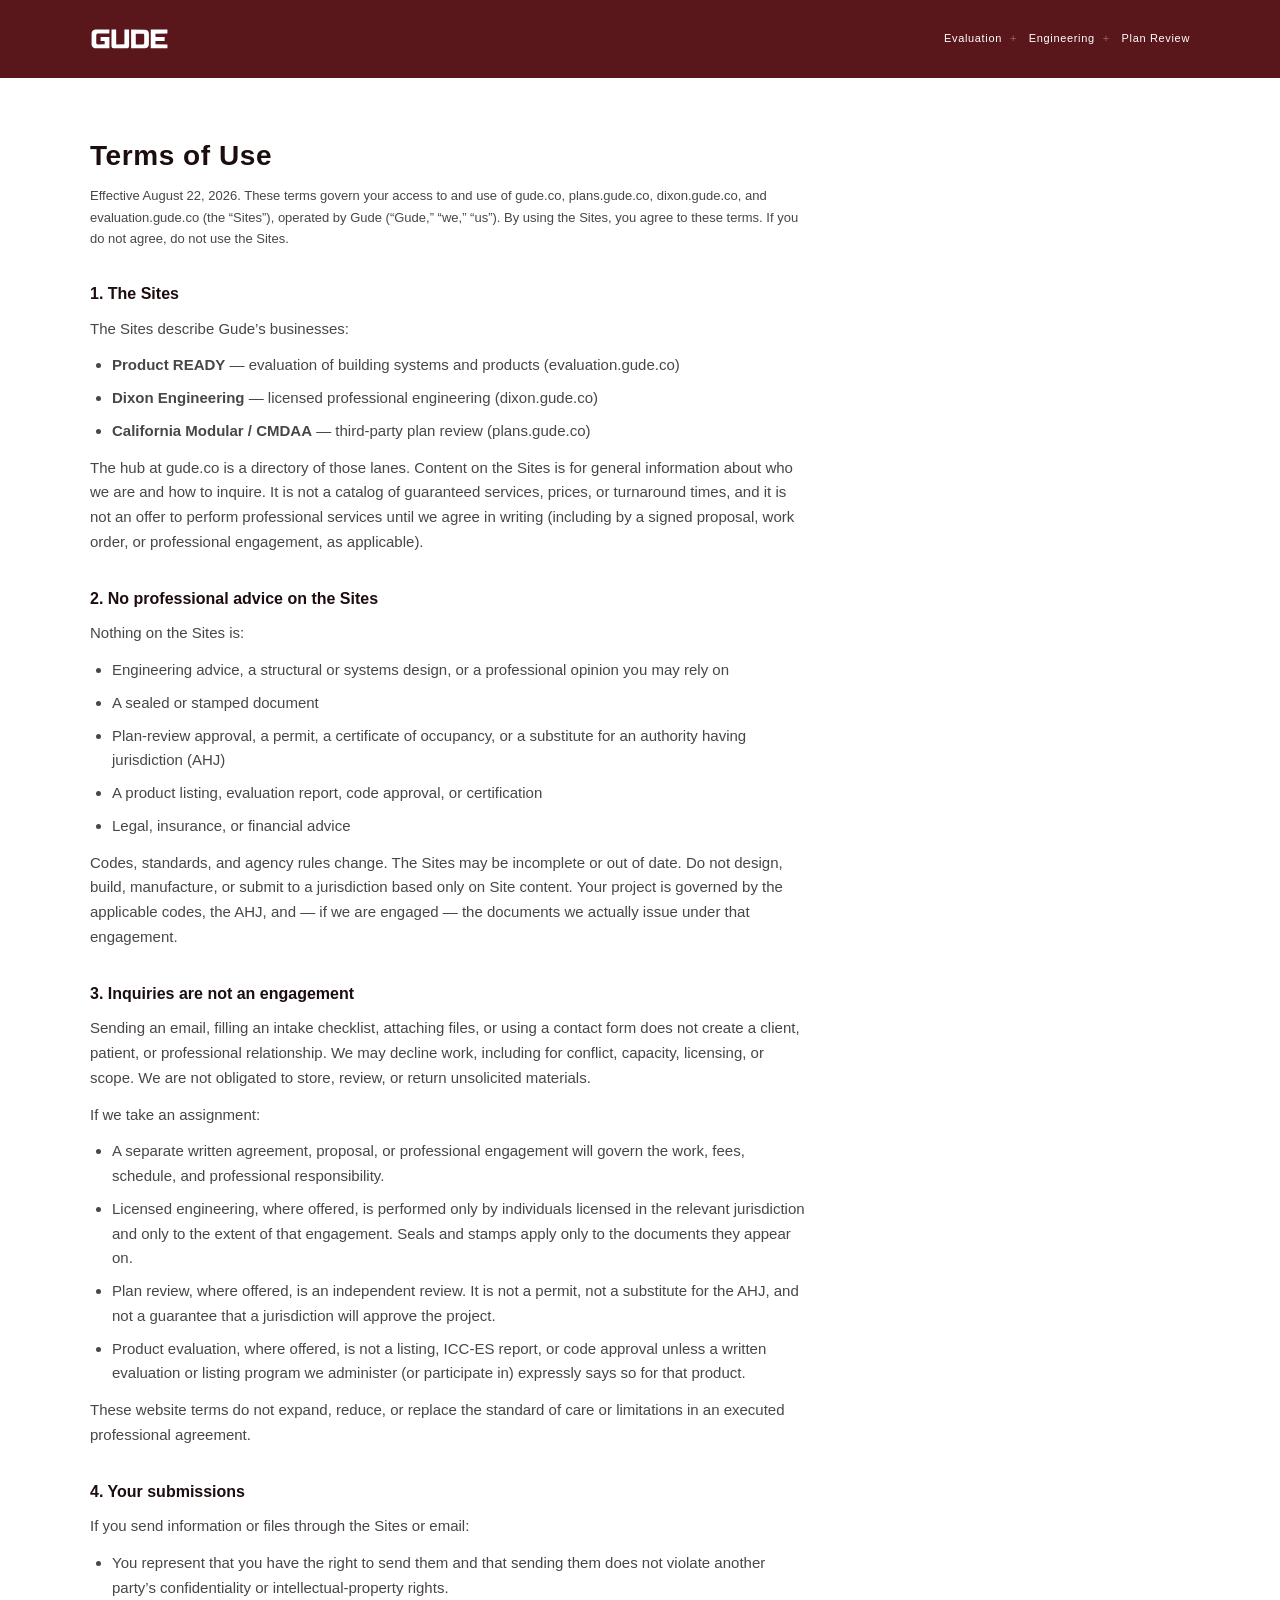
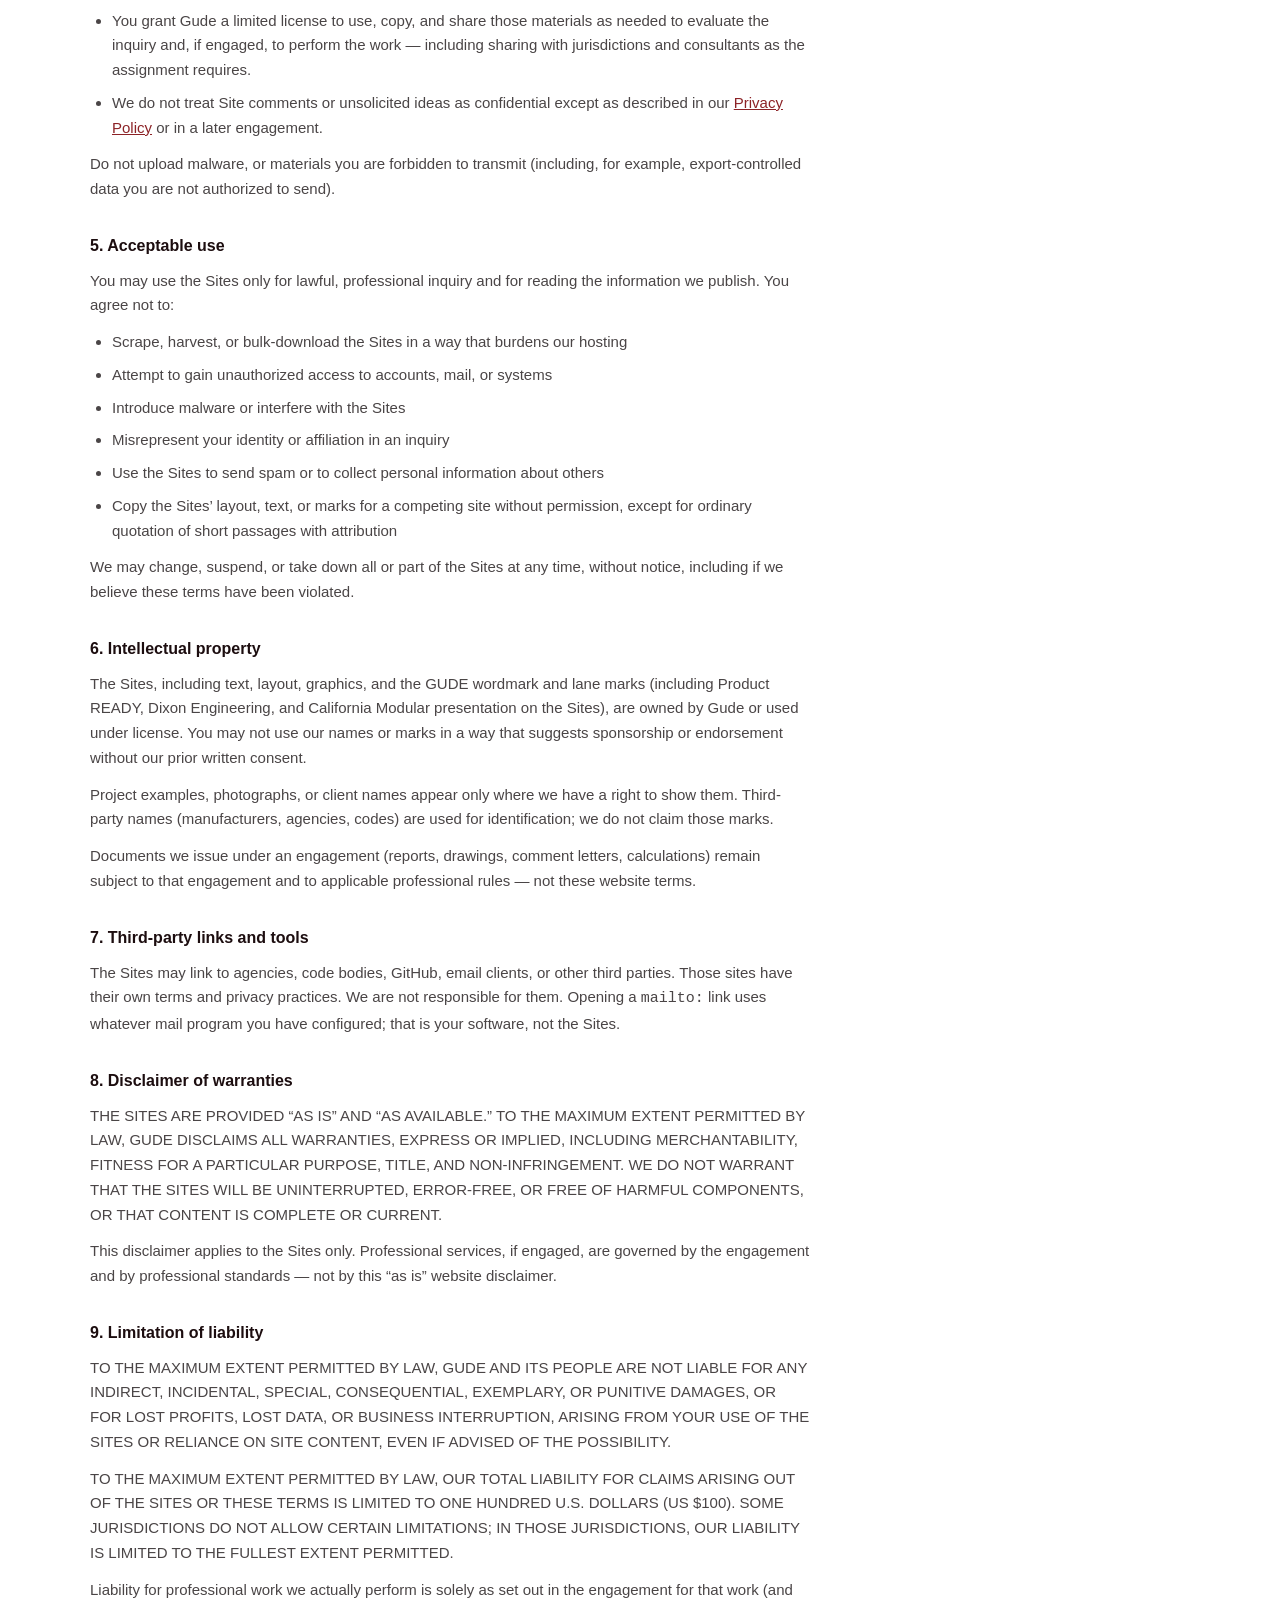
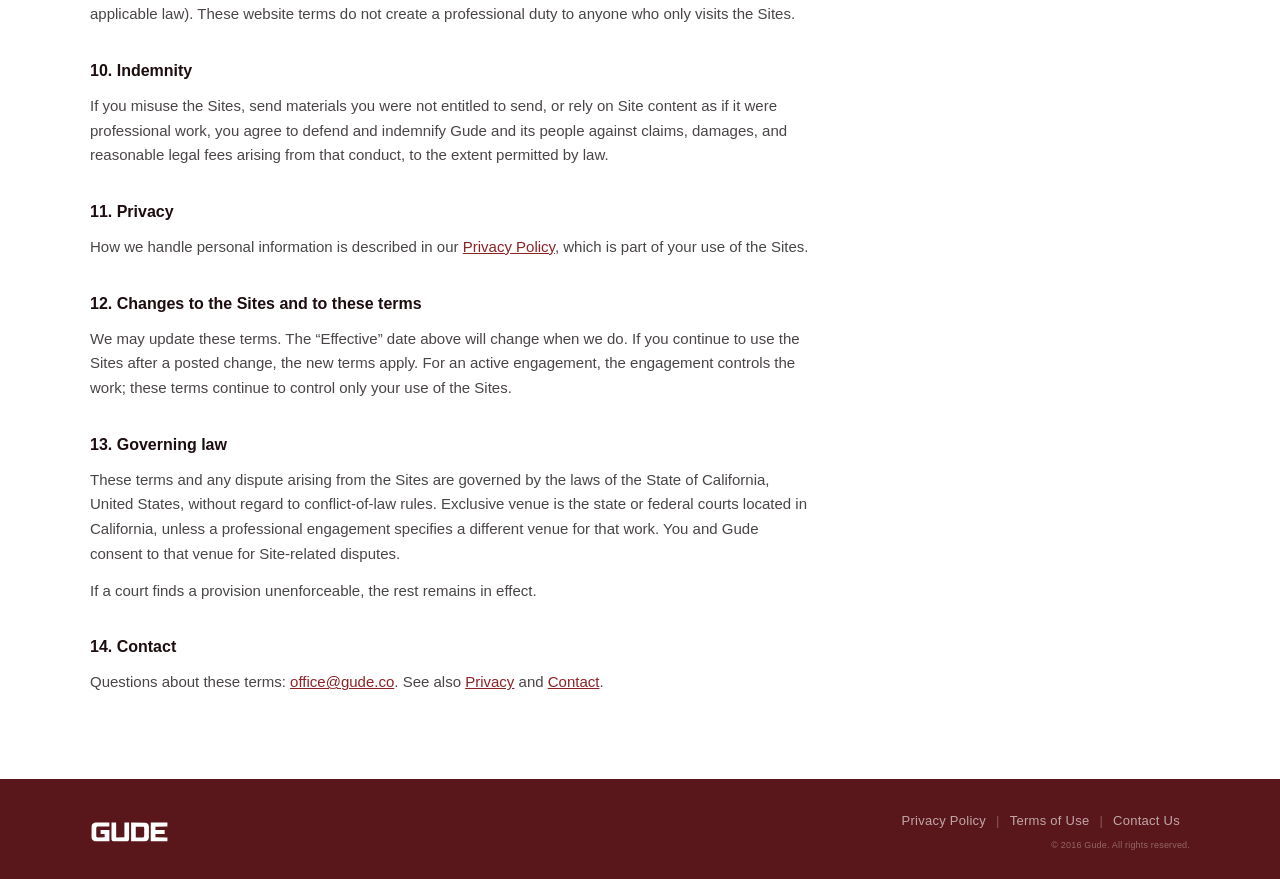
<file: terms/index.html>
<!DOCTYPE html>
<html lang="en">
<head>
<meta charset="UTF-8">
<meta name="viewport" content="width=device-width, initial-scale=1.0">
<title>Terms of Use — Gude</title>
<meta name="description" content="Terms of use for gude.co, plans.gude.co, dixon.gude.co, and evaluation.gude.co.">
<link rel="stylesheet" href="../brand/theme.css">
<link rel="icon" href="../brand/favicon.svg?v=4" type="image/svg+xml">
<link rel="icon" href="../brand/favicon.ico?v=4" sizes="16x16 32x32">
<link rel="apple-touch-icon" href="../brand/apple-touch-icon.png?v=4">
<style>
  * { margin: 0; padding: 0; box-sizing: border-box; }
  body { font-family: Arial, Helvetica, sans-serif; line-height: 1.55; }
  .wrap { max-width: 1180px; margin: 0 auto; padding: 0 40px; }
  .site-header { padding: 28px 0; }
  .site-header .wrap { display: flex; align-items: center; justify-content: space-between; flex-wrap: wrap; gap: 16px; }
  .wordmark { text-decoration: none; }
  .wordmark .gude { font-size: 22px; font-weight: 700; letter-spacing: 0.18em; display: block; }
  .wordmark .rule { display: block; width: 40px; height: 2px; background: var(--accent); margin-top: 8px; }
  .nav-lanes { font-size: 11px; letter-spacing: 0.06em; }
  .nav-lanes a { text-decoration: none; }
  .nav-lanes .sep { padding: 0 8px; }
  @media (max-width: 520px) { .wrap { padding: 0 24px; } }
</style>
</head>
<body class="lane">
<header class="site-header">
  <div class="wrap">
    <a class="wordmark" href="https://gude.co" aria-label="Gude"><img class="logo-mark" src="../brand/gude-logo-white.svg" alt=""></a>
    <nav class="nav-lanes" aria-label="Service lanes">
      <a href="https://evaluation.gude.co">Evaluation</a><span class="sep">+</span>
      <a href="https://dixon.gude.co">Engineering</a><span class="sep">+</span>
      <a href="https://plans.gude.co">Plan Review</a>
    </nav>
  </div>
</header>
<main class="band-light">
  <div class="wrap">
  <article class="legal-doc">
    <h1>Terms of Use</h1>
    <p class="updated">Effective August 22, 2026. These terms govern your access to and use of gude.co, plans.gude.co, dixon.gude.co, and evaluation.gude.co (the “Sites”), operated by Gude (“Gude,” “we,” “us”). By using the Sites, you agree to these terms. If you do not agree, do not use the Sites.</p>

    <h2>1. The Sites</h2>
    <p>The Sites describe Gude’s businesses:</p>
    <ul>
      <li><strong>Product READY</strong> — evaluation of building systems and products (evaluation.gude.co)</li>
      <li><strong>Dixon Engineering</strong> — licensed professional engineering (dixon.gude.co)</li>
      <li><strong>California Modular / CMDAA</strong> — third-party plan review (plans.gude.co)</li>
    </ul>
    <p>The hub at gude.co is a directory of those lanes. Content on the Sites is for general information about who we are and how to inquire. It is not a catalog of guaranteed services, prices, or turnaround times, and it is not an offer to perform professional services until we agree in writing (including by a signed proposal, work order, or professional engagement, as applicable).</p>

    <h2>2. No professional advice on the Sites</h2>
    <p>Nothing on the Sites is:</p>
    <ul>
      <li>Engineering advice, a structural or systems design, or a professional opinion you may rely on</li>
      <li>A sealed or stamped document</li>
      <li>Plan-review approval, a permit, a certificate of occupancy, or a substitute for an authority having jurisdiction (AHJ)</li>
      <li>A product listing, evaluation report, code approval, or certification</li>
      <li>Legal, insurance, or financial advice</li>
    </ul>
    <p>Codes, standards, and agency rules change. The Sites may be incomplete or out of date. Do not design, build, manufacture, or submit to a jurisdiction based only on Site content. Your project is governed by the applicable codes, the AHJ, and — if we are engaged — the documents we actually issue under that engagement.</p>

    <h2>3. Inquiries are not an engagement</h2>
    <p>Sending an email, filling an intake checklist, attaching files, or using a contact form does not create a client, patient, or professional relationship. We may decline work, including for conflict, capacity, licensing, or scope. We are not obligated to store, review, or return unsolicited materials.</p>
    <p>If we take an assignment:</p>
    <ul>
      <li>A separate written agreement, proposal, or professional engagement will govern the work, fees, schedule, and professional responsibility.</li>
      <li>Licensed engineering, where offered, is performed only by individuals licensed in the relevant jurisdiction and only to the extent of that engagement. Seals and stamps apply only to the documents they appear on.</li>
      <li>Plan review, where offered, is an independent review. It is not a permit, not a substitute for the AHJ, and not a guarantee that a jurisdiction will approve the project.</li>
      <li>Product evaluation, where offered, is not a listing, ICC-ES report, or code approval unless a written evaluation or listing program we administer (or participate in) expressly says so for that product.</li>
    </ul>
    <p>These website terms do not expand, reduce, or replace the standard of care or limitations in an executed professional agreement.</p>

    <h2>4. Your submissions</h2>
    <p>If you send information or files through the Sites or email:</p>
    <ul>
      <li>You represent that you have the right to send them and that sending them does not violate another party’s confidentiality or intellectual-property rights.</li>
      <li>You grant Gude a limited license to use, copy, and share those materials as needed to evaluate the inquiry and, if engaged, to perform the work — including sharing with jurisdictions and consultants as the assignment requires.</li>
      <li>We do not treat Site comments or unsolicited ideas as confidential except as described in our <a href="https://gude.co/privacy">Privacy Policy</a> or in a later engagement.</li>
    </ul>
    <p>Do not upload malware, or materials you are forbidden to transmit (including, for example, export-controlled data you are not authorized to send).</p>

    <h2>5. Acceptable use</h2>
    <p>You may use the Sites only for lawful, professional inquiry and for reading the information we publish. You agree not to:</p>
    <ul>
      <li>Scrape, harvest, or bulk-download the Sites in a way that burdens our hosting</li>
      <li>Attempt to gain unauthorized access to accounts, mail, or systems</li>
      <li>Introduce malware or interfere with the Sites</li>
      <li>Misrepresent your identity or affiliation in an inquiry</li>
      <li>Use the Sites to send spam or to collect personal information about others</li>
      <li>Copy the Sites’ layout, text, or marks for a competing site without permission, except for ordinary quotation of short passages with attribution</li>
    </ul>
    <p>We may change, suspend, or take down all or part of the Sites at any time, without notice, including if we believe these terms have been violated.</p>

    <h2>6. Intellectual property</h2>
    <p>The Sites, including text, layout, graphics, and the GUDE wordmark and lane marks (including Product READY, Dixon Engineering, and California Modular presentation on the Sites), are owned by Gude or used under license. You may not use our names or marks in a way that suggests sponsorship or endorsement without our prior written consent.</p>
    <p>Project examples, photographs, or client names appear only where we have a right to show them. Third-party names (manufacturers, agencies, codes) are used for identification; we do not claim those marks.</p>
    <p>Documents we issue under an engagement (reports, drawings, comment letters, calculations) remain subject to that engagement and to applicable professional rules — not these website terms.</p>

    <h2>7. Third-party links and tools</h2>
    <p>The Sites may link to agencies, code bodies, GitHub, email clients, or other third parties. Those sites have their own terms and privacy practices. We are not responsible for them. Opening a <code>mailto:</code> link uses whatever mail program you have configured; that is your software, not the Sites.</p>

    <h2>8. Disclaimer of warranties</h2>
    <p>THE SITES ARE PROVIDED “AS IS” AND “AS AVAILABLE.” TO THE MAXIMUM EXTENT PERMITTED BY LAW, GUDE DISCLAIMS ALL WARRANTIES, EXPRESS OR IMPLIED, INCLUDING MERCHANTABILITY, FITNESS FOR A PARTICULAR PURPOSE, TITLE, AND NON-INFRINGEMENT. WE DO NOT WARRANT THAT THE SITES WILL BE UNINTERRUPTED, ERROR-FREE, OR FREE OF HARMFUL COMPONENTS, OR THAT CONTENT IS COMPLETE OR CURRENT.</p>
    <p>This disclaimer applies to the Sites only. Professional services, if engaged, are governed by the engagement and by professional standards — not by this “as is” website disclaimer.</p>

    <h2>9. Limitation of liability</h2>
    <p>TO THE MAXIMUM EXTENT PERMITTED BY LAW, GUDE AND ITS PEOPLE ARE NOT LIABLE FOR ANY INDIRECT, INCIDENTAL, SPECIAL, CONSEQUENTIAL, EXEMPLARY, OR PUNITIVE DAMAGES, OR FOR LOST PROFITS, LOST DATA, OR BUSINESS INTERRUPTION, ARISING FROM YOUR USE OF THE SITES OR RELIANCE ON SITE CONTENT, EVEN IF ADVISED OF THE POSSIBILITY.</p>
    <p>TO THE MAXIMUM EXTENT PERMITTED BY LAW, OUR TOTAL LIABILITY FOR CLAIMS ARISING OUT OF THE SITES OR THESE TERMS IS LIMITED TO ONE HUNDRED U.S. DOLLARS (US $100). SOME JURISDICTIONS DO NOT ALLOW CERTAIN LIMITATIONS; IN THOSE JURISDICTIONS, OUR LIABILITY IS LIMITED TO THE FULLEST EXTENT PERMITTED.</p>
    <p>Liability for professional work we actually perform is solely as set out in the engagement for that work (and applicable law). These website terms do not create a professional duty to anyone who only visits the Sites.</p>

    <h2>10. Indemnity</h2>
    <p>If you misuse the Sites, send materials you were not entitled to send, or rely on Site content as if it were professional work, you agree to defend and indemnify Gude and its people against claims, damages, and reasonable legal fees arising from that conduct, to the extent permitted by law.</p>

    <h2>11. Privacy</h2>
    <p>How we handle personal information is described in our <a href="https://gude.co/privacy">Privacy Policy</a>, which is part of your use of the Sites.</p>

    <h2>12. Changes to the Sites and to these terms</h2>
    <p>We may update these terms. The “Effective” date above will change when we do. If you continue to use the Sites after a posted change, the new terms apply. For an active engagement, the engagement controls the work; these terms continue to control only your use of the Sites.</p>

    <h2>13. Governing law</h2>
    <p>These terms and any dispute arising from the Sites are governed by the laws of the State of California, United States, without regard to conflict-of-law rules. Exclusive venue is the state or federal courts located in California, unless a professional engagement specifies a different venue for that work. You and Gude consent to that venue for Site-related disputes.</p>
    <p>If a court finds a provision unenforceable, the rest remains in effect.</p>

    <h2>14. Contact</h2>
    <p>Questions about these terms: <a href="mailto:office@gude.co">office@gude.co</a>. See also <a href="https://gude.co/privacy">Privacy</a> and <a href="https://gude.co/contact">Contact</a>.</p>
  </article>
  </div>
</main>
<footer class="site-footer">
  <div class="footer-bar">
    <a class="wordmark footer-mark" href="https://gude.co" aria-label="Gude">
      <img class="logo-mark" src="../brand/gude-logo-white.svg" alt="">
    </a>
    <div class="footer-end">
      <nav class="footer-links" aria-label="Legal">
        <a href="https://gude.co/privacy">Privacy Policy</a><span class="sep">|</span>
        <a href="https://gude.co/terms">Terms of Use</a><span class="sep">|</span>
        <a href="https://gude.co/contact">Contact Us</a>
      </nav>
      <p class="legal">&copy; 2016 Gude. All rights reserved.</p>
    </div>
  </div>
</footer>
</body>
</html>
</file>
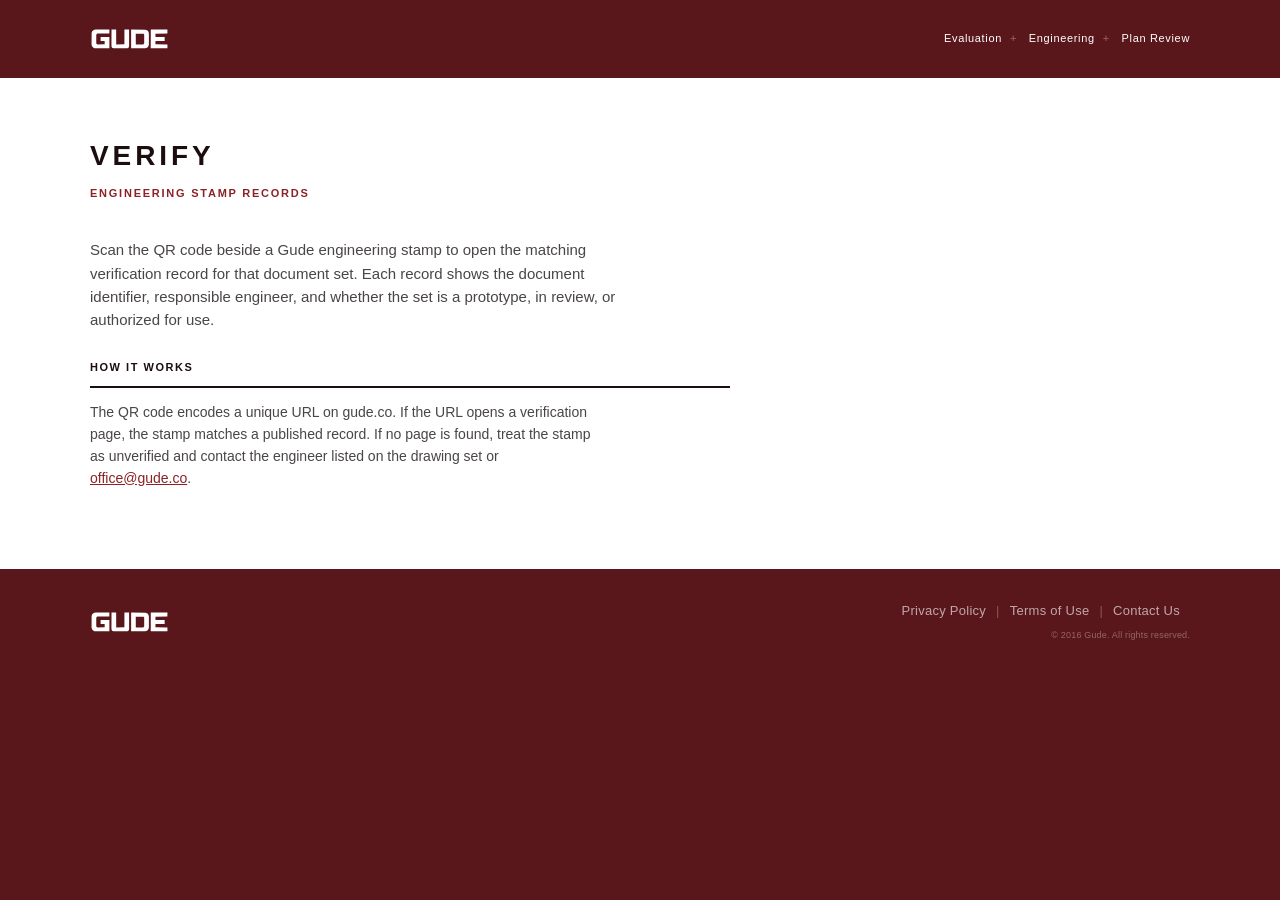
<file: verify/index.html>
<!DOCTYPE html>
<html lang="en">
<head>
<meta charset="UTF-8">
<meta name="viewport" content="width=device-width, initial-scale=1.0">
<meta name="robots" content="noindex, nofollow">
<title>Document verification — Gude</title>
<meta name="description" content="Verify Gude engineering stamp QR codes against published document records.">
<link rel="stylesheet" href="../brand/theme.css">
<link rel="icon" href="../brand/favicon.svg?v=4" type="image/svg+xml">
<link rel="icon" href="../brand/favicon.ico?v=4" sizes="16x16 32x32">
<link rel="apple-touch-icon" href="../brand/apple-touch-icon.png?v=4">
<style>
  * { margin: 0; padding: 0; box-sizing: border-box; }
  body { font-family: Arial, Helvetica, sans-serif; line-height: 1.55; }
  .wrap { max-width: 1180px; margin: 0 auto; padding: 0 40px; }
  .site-header { padding: 28px 0; }
  .site-header .wrap { display: flex; align-items: center; justify-content: space-between; flex-wrap: wrap; gap: 16px; }
  .nav-lanes { font-size: 11px; letter-spacing: 0.06em; }
  .nav-lanes a { text-decoration: none; }
  .nav-lanes .sep { padding: 0 8px; }

  .verify-page { max-width: 640px; padding: 56px 0 80px; }
  .verify-page h1 {
    font-size: 28px;
    letter-spacing: 0.14em;
    font-weight: 700;
    margin-bottom: 8px;
    color: var(--garnet-black);
  }
  .kicker {
    font-size: 11px;
    letter-spacing: 0.16em;
    text-transform: uppercase;
    color: var(--port-red);
    font-weight: 700;
    margin-bottom: 36px;
  }
  .verify-lead {
    font-size: 15px;
    color: var(--iron-ash);
    margin-bottom: 28px;
    max-width: 36em;
  }
  .block-label {
    font-size: 11px;
    letter-spacing: 0.14em;
    text-transform: uppercase;
    color: var(--iron-ash);
    font-weight: 700;
    margin-bottom: 14px;
    padding-bottom: 10px;
    border-bottom: 2px solid var(--garnet-black);
  }
  .verify-note {
    font-size: 14px;
    color: var(--iron-ash);
    max-width: 36em;
  }

  @media (max-width: 640px) {
    .wrap { padding: 0 24px; }
  }
</style>
</head>
<body class="lane">
<header class="site-header">
  <div class="wrap">
    <a class="wordmark" href="https://gude.co" aria-label="Gude"><img class="logo-mark" src="../brand/gude-logo-white.svg" alt=""></a>
    <nav class="nav-lanes" aria-label="Service lanes">
      <a href="https://evaluation.gude.co">Evaluation</a><span class="sep">+</span>
      <a href="https://dixon.gude.co">Engineering</a><span class="sep">+</span>
      <a href="https://plans.gude.co">Plan Review</a>
    </nav>
  </div>
</header>
<main class="band-light">
  <div class="wrap">
    <div class="verify-page">
      <h1>VERIFY</h1>
      <p class="kicker">Engineering stamp records</p>
      <p class="verify-lead">Scan the QR code beside a Gude engineering stamp to open the matching verification record for that document set. Each record shows the document identifier, responsible engineer, and whether the set is a prototype, in review, or authorized for use.</p>
      <section aria-labelledby="how-label">
        <h2 id="how-label" class="block-label">How it works</h2>
        <p class="verify-note">The QR code encodes a unique URL on gude.co. If the URL opens a verification page, the stamp matches a published record. If no page is found, treat the stamp as unverified and contact the engineer listed on the drawing set or <a href="mailto:office@gude.co">office@gude.co</a>.</p>
      </section>
    </div>
  </div>
</main>
<footer class="site-footer">
  <div class="footer-bar">
    <a class="wordmark footer-mark" href="https://gude.co" aria-label="Gude">
      <img class="logo-mark" src="../brand/gude-logo-white.svg" alt="">
    </a>
    <div class="footer-end">
      <nav class="footer-links" aria-label="Legal">
        <a href="https://gude.co/privacy">Privacy Policy</a><span class="sep">|</span>
        <a href="https://gude.co/terms">Terms of Use</a><span class="sep">|</span>
        <a href="https://gude.co/contact">Contact Us</a>
      </nav>
      <p class="legal">&copy; 2016 Gude. All rights reserved.</p>
    </div>
  </div>
</footer>
</body>
</html>
</file>
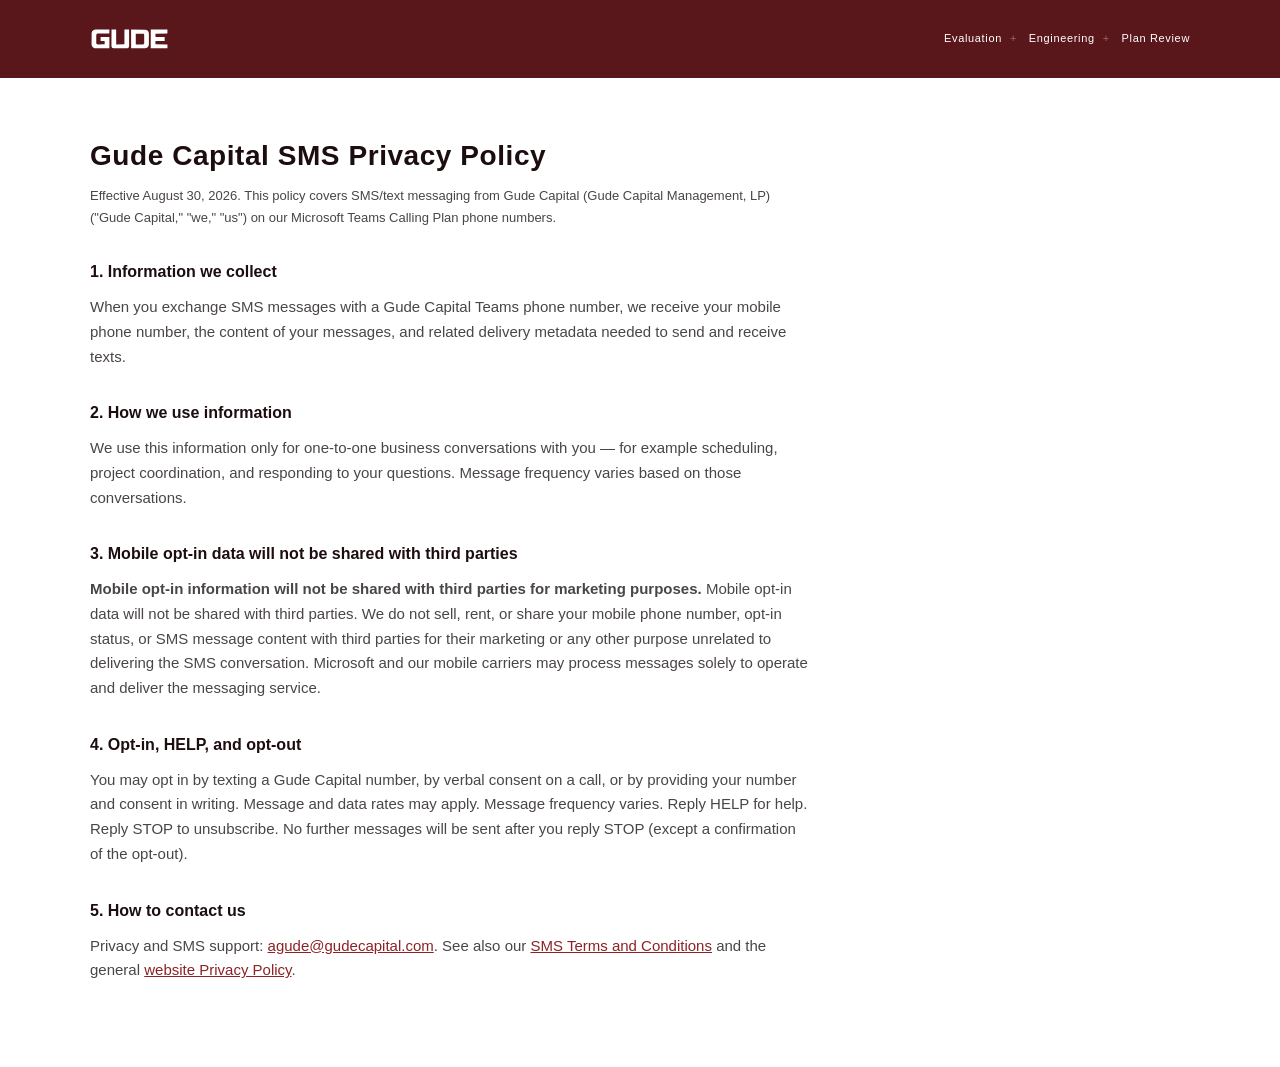
<file: privacy/sms/index.html>
﻿<!DOCTYPE html>
<html lang="en">
<head>
<meta charset="UTF-8">
<meta name="viewport" content="width=device-width, initial-scale=1.0">
<title>SMS Privacy Policy — Gude Capital</title>
<meta name="description" content="SMS privacy policy for Gude Capital Microsoft Teams phone messaging.">
<link rel="stylesheet" href="../../brand/theme.css">
<link rel="icon" href="../../brand/favicon.svg?v=4" type="image/svg+xml">
<style>
  * { margin: 0; padding: 0; box-sizing: border-box; }
  body { font-family: Arial, Helvetica, sans-serif; line-height: 1.55; }
  .wrap { max-width: 1180px; margin: 0 auto; padding: 0 40px; }
  .site-header { padding: 28px 0; }
  .site-header .wrap { display: flex; align-items: center; justify-content: space-between; flex-wrap: wrap; gap: 16px; }
  .nav-lanes { font-size: 11px; letter-spacing: 0.06em; }
  .nav-lanes a { text-decoration: none; }
  .nav-lanes .sep { padding: 0 8px; }
  @media (max-width: 520px) { .wrap { padding: 0 24px; } }
</style>
</head>
<body class="lane">
<header class="site-header">
  <div class="wrap">
    <a class="wordmark" href="https://gude.co" aria-label="Gude"><img class="logo-mark" src="../../brand/gude-logo-white.svg" alt=""></a>
    <nav class="nav-lanes" aria-label="Service lanes">
      <a href="https://evaluation.gude.co">Evaluation</a><span class="sep">+</span>
      <a href="https://dixon.gude.co">Engineering</a><span class="sep">+</span>
      <a href="https://plans.gude.co">Plan Review</a>
    </nav>
  </div>
</header>
<main class="band-light">
  <div class="wrap">
  <article class="legal-doc">
    <h1>Gude Capital SMS Privacy Policy</h1>
    <p class="updated">Effective August 30, 2026. This policy covers SMS/text messaging from Gude Capital (Gude Capital Management, LP) ("Gude Capital," "we," "us") on our Microsoft Teams Calling Plan phone numbers.</p>

    <h2>1. Information we collect</h2>
    <p>When you exchange SMS messages with a Gude Capital Teams phone number, we receive your mobile phone number, the content of your messages, and related delivery metadata needed to send and receive texts.</p>

    <h2>2. How we use information</h2>
    <p>We use this information only for one-to-one business conversations with you — for example scheduling, project coordination, and responding to your questions. Message frequency varies based on those conversations.</p>

    <h2>3. Mobile opt-in data will not be shared with third parties</h2>
    <p><strong>Mobile opt-in information will not be shared with third parties for marketing purposes.</strong> Mobile opt-in data will not be shared with third parties. We do not sell, rent, or share your mobile phone number, opt-in status, or SMS message content with third parties for their marketing or any other purpose unrelated to delivering the SMS conversation. Microsoft and our mobile carriers may process messages solely to operate and deliver the messaging service.</p>

    <h2>4. Opt-in, HELP, and opt-out</h2>
    <p>You may opt in by texting a Gude Capital number, by verbal consent on a call, or by providing your number and consent in writing. Message and data rates may apply. Message frequency varies. Reply HELP for help. Reply STOP to unsubscribe. No further messages will be sent after you reply STOP (except a confirmation of the opt-out).</p>

    <h2>5. How to contact us</h2>
    <p>Privacy and SMS support: <a href="mailto:agude@gudecapital.com">agude@gudecapital.com</a>. See also our <a href="https://gude.co/terms/sms/">SMS Terms and Conditions</a> and the general <a href="https://gude.co/privacy/">website Privacy Policy</a>.</p>
  </article>
  </div>
</main>
</body>
</html>
</file>
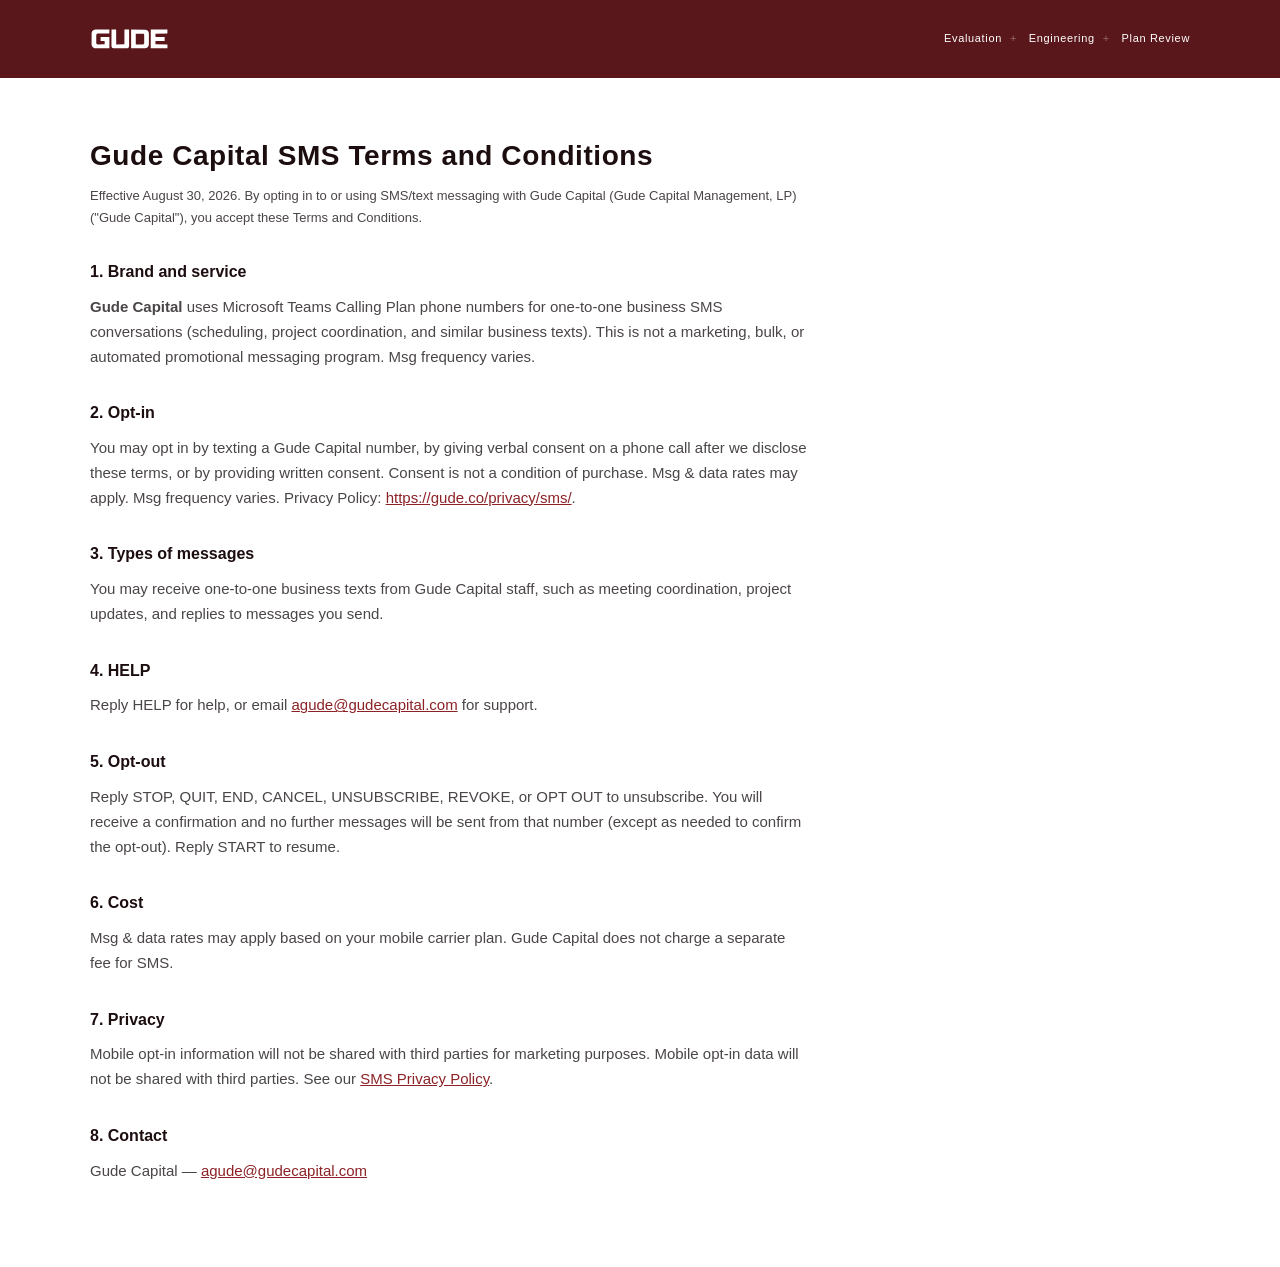
<file: terms/sms/index.html>
﻿<!DOCTYPE html>
<html lang="en">
<head>
<meta charset="UTF-8">
<meta name="viewport" content="width=device-width, initial-scale=1.0">
<title>SMS Terms and Conditions — Gude Capital</title>
<meta name="description" content="SMS terms for Gude Capital Microsoft Teams phone messaging.">
<link rel="stylesheet" href="../../brand/theme.css">
<link rel="icon" href="../../brand/favicon.svg?v=4" type="image/svg+xml">
<style>
  * { margin: 0; padding: 0; box-sizing: border-box; }
  body { font-family: Arial, Helvetica, sans-serif; line-height: 1.55; }
  .wrap { max-width: 1180px; margin: 0 auto; padding: 0 40px; }
  .site-header { padding: 28px 0; }
  .site-header .wrap { display: flex; align-items: center; justify-content: space-between; flex-wrap: wrap; gap: 16px; }
  .nav-lanes { font-size: 11px; letter-spacing: 0.06em; }
  .nav-lanes a { text-decoration: none; }
  .nav-lanes .sep { padding: 0 8px; }
  @media (max-width: 520px) { .wrap { padding: 0 24px; } }
</style>
</head>
<body class="lane">
<header class="site-header">
  <div class="wrap">
    <a class="wordmark" href="https://gude.co" aria-label="Gude"><img class="logo-mark" src="../../brand/gude-logo-white.svg" alt=""></a>
    <nav class="nav-lanes" aria-label="Service lanes">
      <a href="https://evaluation.gude.co">Evaluation</a><span class="sep">+</span>
      <a href="https://dixon.gude.co">Engineering</a><span class="sep">+</span>
      <a href="https://plans.gude.co">Plan Review</a>
    </nav>
  </div>
</header>
<main class="band-light">
  <div class="wrap">
  <article class="legal-doc">
    <h1>Gude Capital SMS Terms and Conditions</h1>
    <p class="updated">Effective August 30, 2026. By opting in to or using SMS/text messaging with Gude Capital (Gude Capital Management, LP) ("Gude Capital"), you accept these Terms and Conditions.</p>

    <h2>1. Brand and service</h2>
    <p><strong>Gude Capital</strong> uses Microsoft Teams Calling Plan phone numbers for one-to-one business SMS conversations (scheduling, project coordination, and similar business texts). This is not a marketing, bulk, or automated promotional messaging program. Msg frequency varies.</p>

    <h2>2. Opt-in</h2>
    <p>You may opt in by texting a Gude Capital number, by giving verbal consent on a phone call after we disclose these terms, or by providing written consent. Consent is not a condition of purchase. Msg &amp; data rates may apply. Msg frequency varies. Privacy Policy: <a href="https://gude.co/privacy/sms/">https://gude.co/privacy/sms/</a>.</p>

    <h2>3. Types of messages</h2>
    <p>You may receive one-to-one business texts from Gude Capital staff, such as meeting coordination, project updates, and replies to messages you send.</p>

    <h2>4. HELP</h2>
    <p>Reply HELP for help, or email <a href="mailto:agude@gudecapital.com">agude@gudecapital.com</a> for support.</p>

    <h2>5. Opt-out</h2>
    <p>Reply STOP, QUIT, END, CANCEL, UNSUBSCRIBE, REVOKE, or OPT OUT to unsubscribe. You will receive a confirmation and no further messages will be sent from that number (except as needed to confirm the opt-out). Reply START to resume.</p>

    <h2>6. Cost</h2>
    <p>Msg &amp; data rates may apply based on your mobile carrier plan. Gude Capital does not charge a separate fee for SMS.</p>

    <h2>7. Privacy</h2>
    <p>Mobile opt-in information will not be shared with third parties for marketing purposes. Mobile opt-in data will not be shared with third parties. See our <a href="https://gude.co/privacy/sms/">SMS Privacy Policy</a>.</p>

    <h2>8. Contact</h2>
    <p>Gude Capital — <a href="mailto:agude@gudecapital.com">agude@gudecapital.com</a></p>
  </article>
  </div>
</main>
</body>
</html>
</file>
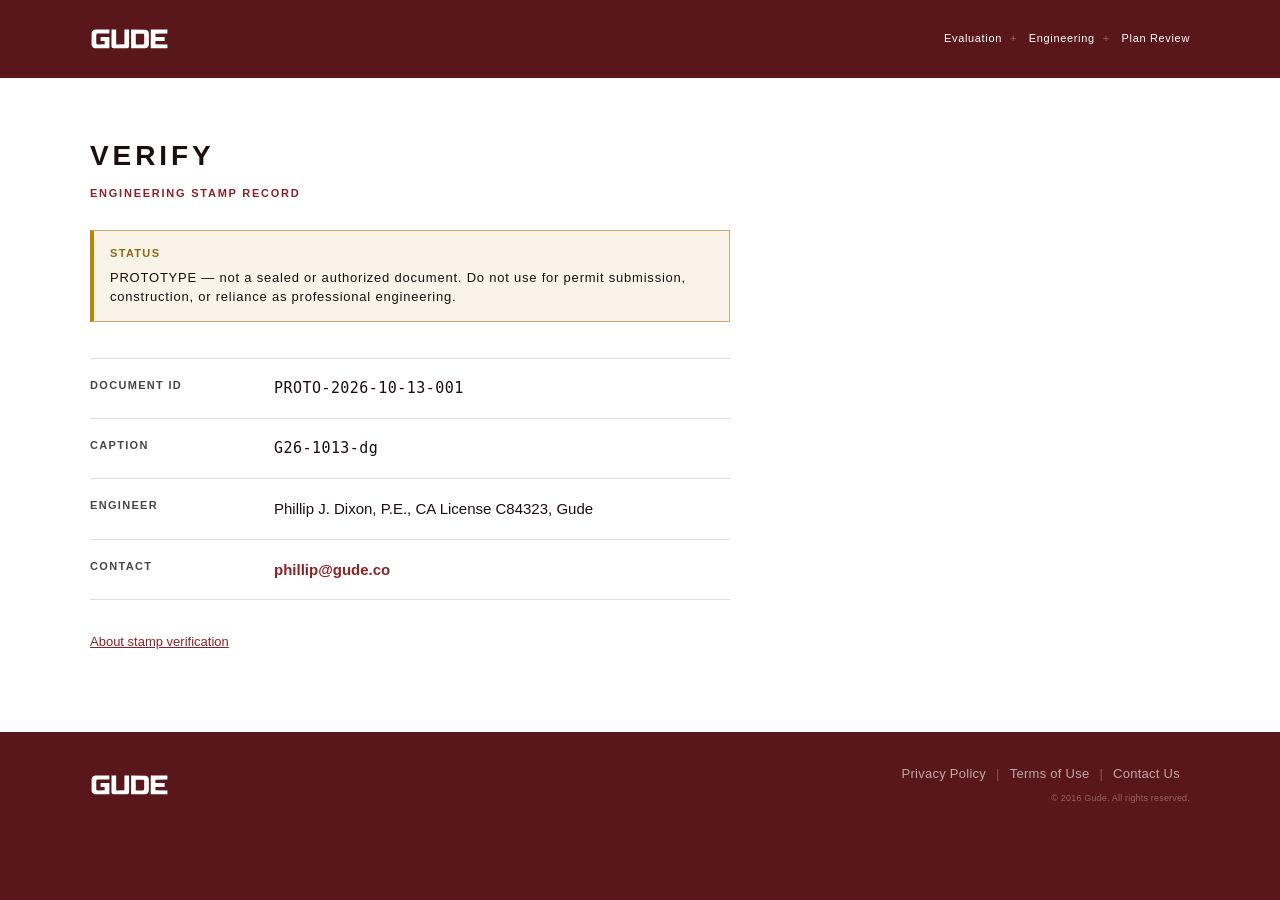
<file: verify/PROTO-2026-10-13-001/index.html>
<!DOCTYPE html>
<html lang="en">
<head>
<meta charset="UTF-8">
<meta name="viewport" content="width=device-width, initial-scale=1.0">
<meta name="robots" content="noindex, nofollow">
<title>PROTO-2026-10-13-001 — Stamp verification — Gude</title>
<meta name="description" content="Verification record for document PROTO-2026-10-13-001 (prototype engineering stamp).">
<link rel="stylesheet" href="../../brand/theme.css">
<link rel="icon" href="../../brand/favicon.svg?v=4" type="image/svg+xml">
<link rel="icon" href="../../brand/favicon.ico?v=4" sizes="16x16 32x32">
<link rel="apple-touch-icon" href="../../brand/apple-touch-icon.png?v=4">
<style>
  * { margin: 0; padding: 0; box-sizing: border-box; }
  body { font-family: Arial, Helvetica, sans-serif; line-height: 1.55; }
  .wrap { max-width: 1180px; margin: 0 auto; padding: 0 40px; }
  .site-header { padding: 28px 0; }
  .site-header .wrap { display: flex; align-items: center; justify-content: space-between; flex-wrap: wrap; gap: 16px; }
  .nav-lanes { font-size: 11px; letter-spacing: 0.06em; }
  .nav-lanes a { text-decoration: none; }
  .nav-lanes .sep { padding: 0 8px; }

  .verify-page { max-width: 640px; padding: 56px 0 80px; }
  .verify-page h1 {
    font-size: 28px;
    letter-spacing: 0.14em;
    font-weight: 700;
    margin-bottom: 8px;
    color: var(--garnet-black);
  }
  .kicker {
    font-size: 11px;
    letter-spacing: 0.16em;
    text-transform: uppercase;
    color: var(--port-red);
    font-weight: 700;
    margin-bottom: 28px;
  }

  .status-banner {
    font-size: 13px;
    letter-spacing: 0.06em;
    line-height: 1.5;
    padding: 14px 16px;
    margin-bottom: 36px;
    background: #FAF3E8;
    border: 1px solid #D4A574;
    border-left: 4px solid #B8860B;
    color: var(--garnet-black);
  }
  .status-banner strong {
    display: block;
    font-size: 11px;
    letter-spacing: 0.12em;
    text-transform: uppercase;
    margin-bottom: 6px;
    color: #8B6914;
  }

  .record { border-top: 1px solid #E4DCDC; }
  .record-row {
    display: grid;
    grid-template-columns: 160px 1fr;
    gap: 12px 24px;
    padding: 18px 0;
    border-bottom: 1px solid #E4DCDC;
    align-items: start;
  }
  .record-row dt {
    font-size: 11px;
    letter-spacing: 0.12em;
    text-transform: uppercase;
    font-weight: 700;
    color: var(--iron-ash);
  }
  .record-row dd {
    font-size: 15px;
    color: var(--garnet-black);
    margin: 0;
  }
  .record-row dd.mono {
    font-family: ui-monospace, "Cascadia Code", "Segoe UI Mono", monospace;
    letter-spacing: 0.03em;
  }
  .record-row dd a {
    font-weight: 700;
    text-decoration: none;
  }

  .verify-back {
    margin-top: 32px;
    font-size: 13px;
  }

  @media (max-width: 640px) {
    .wrap { padding: 0 24px; }
    .record-row { grid-template-columns: 1fr; gap: 4px; }
  }
</style>
</head>
<body class="lane">
<header class="site-header">
  <div class="wrap">
    <a class="wordmark" href="https://gude.co" aria-label="Gude"><img class="logo-mark" src="../../brand/gude-logo-white.svg" alt=""></a>
    <nav class="nav-lanes" aria-label="Service lanes">
      <a href="https://evaluation.gude.co">Evaluation</a><span class="sep">+</span>
      <a href="https://dixon.gude.co">Engineering</a><span class="sep">+</span>
      <a href="https://plans.gude.co">Plan Review</a>
    </nav>
  </div>
</header>
<main class="band-light">
  <div class="wrap">
    <div class="verify-page">
      <h1>VERIFY</h1>
      <p class="kicker">Engineering stamp record</p>

      <div class="status-banner" role="status">
        <strong>Status</strong>
        PROTOTYPE — not a sealed or authorized document. Do not use for permit submission, construction, or reliance as professional engineering.
      </div>

      <dl class="record">
        <div class="record-row">
          <dt>Document ID</dt>
          <dd class="mono">PROTO-2026-10-13-001</dd>
        </div>
        <div class="record-row">
          <dt>Caption</dt>
          <dd class="mono">G26-1013-dg</dd>
        </div>
        <div class="record-row">
          <dt>Engineer</dt>
          <dd>Phillip J. Dixon, P.E., CA License C84323, Gude</dd>
        </div>
        <div class="record-row">
          <dt>Contact</dt>
          <dd><a href="mailto:phillip@gude.co">phillip@gude.co</a></dd>
        </div>
      </dl>

      <p class="verify-back"><a href="https://gude.co/verify/">About stamp verification</a></p>
    </div>
  </div>
</main>
<footer class="site-footer">
  <div class="footer-bar">
    <a class="wordmark footer-mark" href="https://gude.co" aria-label="Gude">
      <img class="logo-mark" src="../../brand/gude-logo-white.svg" alt="">
    </a>
    <div class="footer-end">
      <nav class="footer-links" aria-label="Legal">
        <a href="https://gude.co/privacy">Privacy Policy</a><span class="sep">|</span>
        <a href="https://gude.co/terms">Terms of Use</a><span class="sep">|</span>
        <a href="https://gude.co/contact">Contact Us</a>
      </nav>
      <p class="legal">&copy; 2016 Gude. All rights reserved.</p>
    </div>
  </div>
</footer>
</body>
</html>
</file>
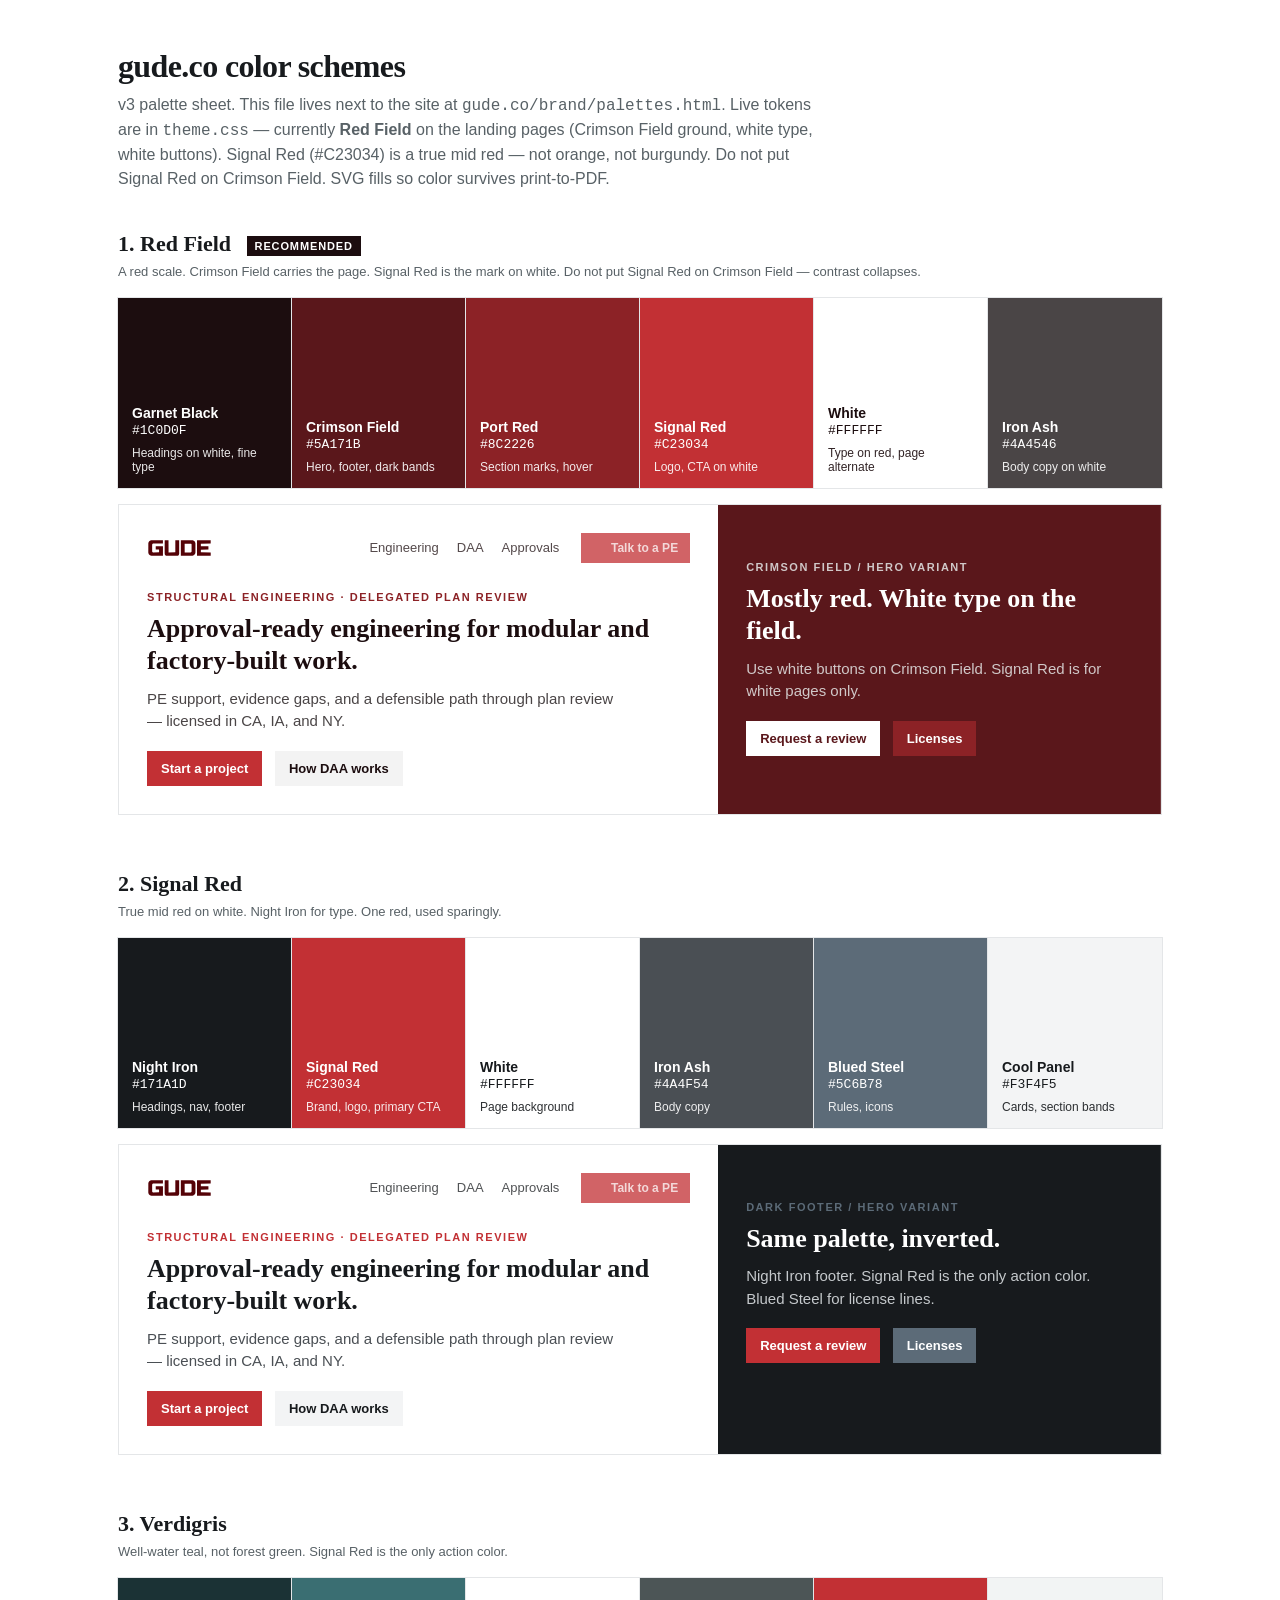
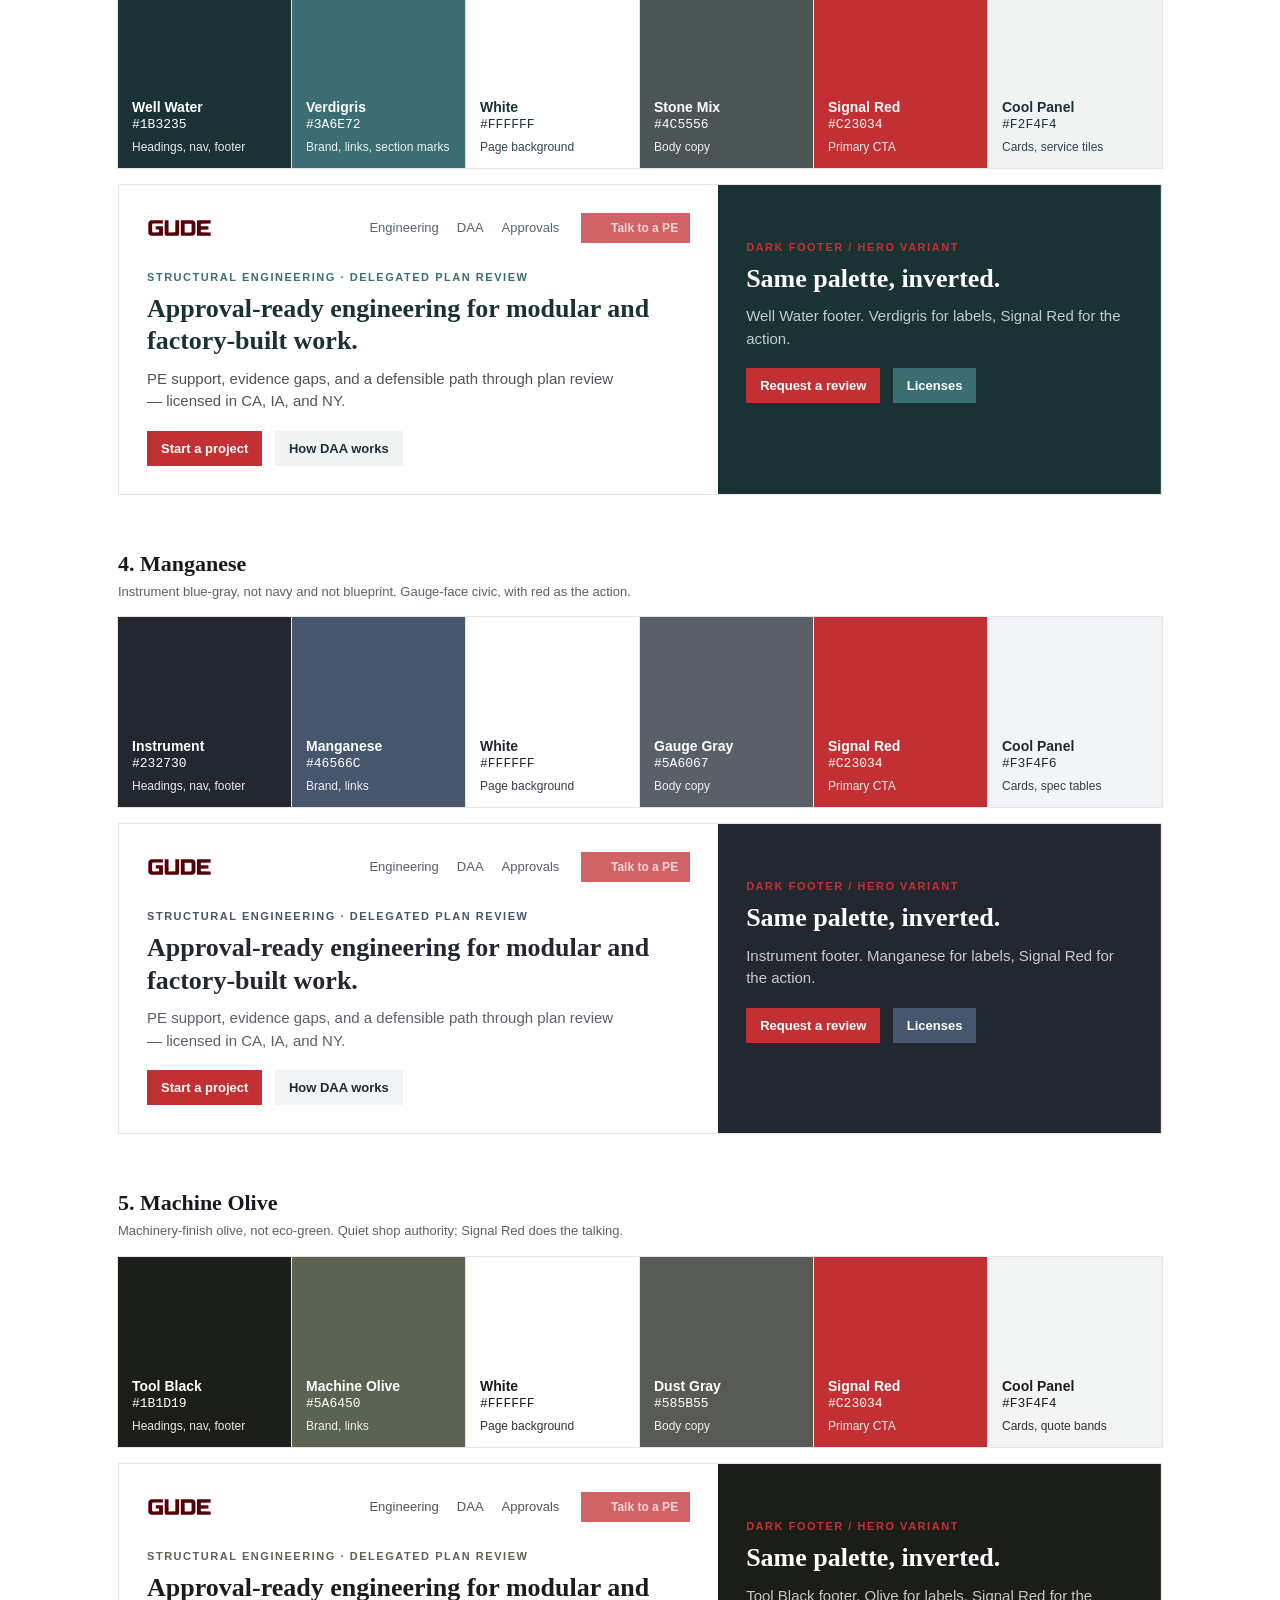
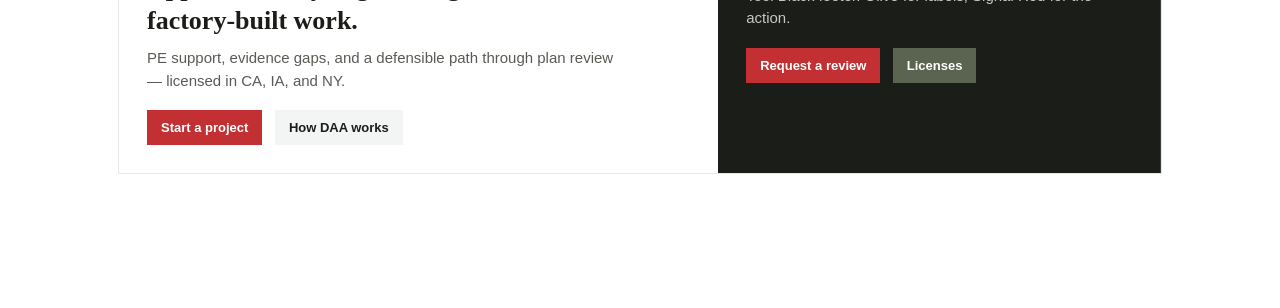
<file: brand/palettes.html>
<!DOCTYPE html>
<html lang="en">
<head>
  <meta charset="utf-8" />
  <meta name="viewport" content="width=device-width, initial-scale=1" />
  <title>gude.co color schemes</title>
  <style>
    * { box-sizing: border-box; }
    html, body, svg, .swatch, .hero, .btn, .tag, .hero-cta {
      -webkit-print-color-adjust: exact !important;
      print-color-adjust: exact !important;
      color-adjust: exact !important;
    }
    body {
      margin: 0;
      font-family: Georgia, "Times New Roman", serif;
      background: #ffffff;
      color: #171a1d;
    }
    .wrap { max-width: 1100px; margin: 0 auto; padding: 48px 28px 80px; }
    h1 { font-size: 32px; margin: 0 0 8px; letter-spacing: -0.02em; }
    .lede { font-family: Calibri, Arial, sans-serif; color: #586166; font-size: 16px; line-height: 1.5; margin: 0 0 40px; max-width: 720px; }
    h2 { font-size: 22px; margin: 0; }
    .meta { font-family: Calibri, Arial, sans-serif; font-size: 13px; color: #586166; margin-top: 6px; line-height: 1.45; }
    .tag {
      display: inline-block;
      font-family: Calibri, Arial, sans-serif;
      font-size: 11px;
      font-weight: 700;
      letter-spacing: 0.08em;
      text-transform: uppercase;
      color: #ffffff;
      padding: 4px 8px;
      margin-left: 10px;
      vertical-align: middle;
      position: relative;
    }
    .tag svg { position: absolute; inset: 0; width: 100%; height: 100%; z-index: 0; }
    .tag span { position: relative; z-index: 1; }
    .palette { margin-bottom: 56px; page-break-inside: avoid; }
    .swatches { display: grid; grid-template-columns: repeat(6, 1fr); margin-top: 16px; }
    .swatch { position: relative; height: 190px; overflow: hidden; outline: 1px solid #e4e6e8; }
    .swatch > svg { position: absolute; inset: 0; width: 100%; height: 100%; display: block; }
    .swatch .label {
      position: relative;
      z-index: 1;
      height: 100%;
      padding: 14px;
      display: flex;
      flex-direction: column;
      justify-content: flex-end;
    }
    .swatch .name { font-family: Calibri, Arial, sans-serif; font-size: 14px; font-weight: 700; }
    .swatch .hex { font-family: Consolas, "Courier New", monospace; font-size: 13px; margin-top: 2px; }
    .swatch .role { font-family: Calibri, Arial, sans-serif; font-size: 12px; margin-top: 8px; opacity: 0.9; }
    .hero { position: relative; min-height: 280px; }
    .hero > svg.fill { position: absolute; inset: 0; width: 100%; height: 100%; display: block; }
    .hero-inner { position: relative; z-index: 1; padding: 28px; }
    .hero-top { display: flex; justify-content: space-between; align-items: center; font-family: Calibri, Arial, sans-serif; font-size: 13px; }
    .hero-brand { font-weight: 700; letter-spacing: 0.12em; }
    .hero-brand img { display: block; height: 18px; width: auto; }
    .hero-nav span { margin-left: 18px; opacity: 0.75; }
    .hero-cta, .btn {
      display: inline-block;
      position: relative;
      padding: 8px 12px;
      font-weight: 700;
      font-size: 12px;
      font-family: Calibri, Arial, sans-serif;
    }
    .hero-cta { margin-left: 18px; }
    .hero-cta svg, .btn svg { position: absolute; inset: 0; width: 100%; height: 100%; z-index: 0; }
    .hero-cta span, .btn span { position: relative; z-index: 1; }
    .btn { font-size: 13px; padding: 10px 14px; margin-right: 8px; }
    .eyebrow { font-family: Calibri, Arial, sans-serif; font-size: 11px; font-weight: 700; letter-spacing: 0.14em; text-transform: uppercase; margin-top: 28px; }
    .hero h3 { font-size: 26px; margin: 10px 0 0; max-width: 540px; line-height: 1.25; }
    .hero p { font-family: Calibri, Arial, sans-serif; font-size: 15px; max-width: 480px; line-height: 1.5; margin: 10px 0 18px; }
    .btns { font-family: Calibri, Arial, sans-serif; }
    .two { display: grid; grid-template-columns: 1.15fr 0.85fr; gap: 0; margin-top: 16px; border: 1px solid #e4e6e8; }
    @media (max-width: 800px) {
      .swatches, .two { grid-template-columns: 1fr; }
      .swatch { height: 140px; }
    }
    @media print {
      body { background: #ffffff; }
      .wrap { padding: 12px; }
      .palette { break-inside: avoid; page-break-inside: avoid; }
      .swatch { height: 160px; }
    }
  </style>
</head>
<body>
  <div class="wrap">
    <h1>gude.co color schemes</h1>
    <p class="lede">v3 palette sheet. This file lives next to the site at <code>gude.co/brand/palettes.html</code>. Live tokens are in <code>theme.css</code> — currently <strong>Red Field</strong> on the landing pages (Crimson Field ground, white type, white buttons). Signal Red (#C23034) is a true mid red — not orange, not burgundy. Do not put Signal Red on Crimson Field. SVG fills so color survives print-to-PDF.</p>

    <section class="palette">
      <h2>1. Red Field <span class="tag"><svg xmlns="http://www.w3.org/2000/svg" preserveAspectRatio="none"><rect width="100%" height="100%" fill="#1C0D0F"/></svg><span>Recommended</span></span></h2>
      <p class="meta">A red scale. Crimson Field carries the page. Signal Red is the mark on white. Do not put Signal Red on Crimson Field — contrast collapses.</p>
      <div class="swatches">
        <div class="swatch"><svg xmlns="http://www.w3.org/2000/svg" preserveAspectRatio="none"><rect width="100%" height="100%" fill="#1C0D0F"/></svg><div class="label" style="color:#FFFFFF"><div class="name">Garnet Black</div><div class="hex">#1C0D0F</div><div class="role">Headings on white, fine type</div></div></div>
        <div class="swatch"><svg xmlns="http://www.w3.org/2000/svg" preserveAspectRatio="none"><rect width="100%" height="100%" fill="#5A171B"/></svg><div class="label" style="color:#FFFFFF"><div class="name">Crimson Field</div><div class="hex">#5A171B</div><div class="role">Hero, footer, dark bands</div></div></div>
        <div class="swatch"><svg xmlns="http://www.w3.org/2000/svg" preserveAspectRatio="none"><rect width="100%" height="100%" fill="#8C2226"/></svg><div class="label" style="color:#FFFFFF"><div class="name">Port Red</div><div class="hex">#8C2226</div><div class="role">Section marks, hover</div></div></div>
        <div class="swatch"><svg xmlns="http://www.w3.org/2000/svg" preserveAspectRatio="none"><rect width="100%" height="100%" fill="#C23034"/></svg><div class="label" style="color:#FFFFFF"><div class="name">Signal Red</div><div class="hex">#C23034</div><div class="role">Logo, CTA on white</div></div></div>
        <div class="swatch"><svg xmlns="http://www.w3.org/2000/svg" preserveAspectRatio="none"><rect width="100%" height="100%" fill="#FFFFFF"/></svg><div class="label" style="color:#1C0D0F"><div class="name">White</div><div class="hex">#FFFFFF</div><div class="role">Type on red, page alternate</div></div></div>
        <div class="swatch"><svg xmlns="http://www.w3.org/2000/svg" preserveAspectRatio="none"><rect width="100%" height="100%" fill="#4A4546"/></svg><div class="label" style="color:#FFFFFF"><div class="name">Iron Ash</div><div class="hex">#4A4546</div><div class="role">Body copy on white</div></div></div>
      </div>
      <div class="two">
        <div class="hero">
          <svg class="fill" xmlns="http://www.w3.org/2000/svg" preserveAspectRatio="none"><rect width="100%" height="100%" fill="#FFFFFF"/></svg>
          <div class="hero-inner" style="color:#1C0D0F">
            <div class="hero-top">
              <div class="hero-brand"><img src="gude-logo-crimson.svg" alt="Gude"></div>
              <div class="hero-nav">
                <span>Engineering</span><span>DAA</span><span>Approvals</span>
                <span class="hero-cta" style="color:#FFFFFF"><svg xmlns="http://www.w3.org/2000/svg" preserveAspectRatio="none"><rect width="100%" height="100%" fill="#C23034"/></svg><span>Talk to a PE</span></span>
              </div>
            </div>
            <div class="eyebrow" style="color:#8C2226">Structural engineering · delegated plan review</div>
            <h3>Approval-ready engineering for modular and factory-built work.</h3>
            <p style="color:#4A4546">PE support, evidence gaps, and a defensible path through plan review — licensed in CA, IA, and NY.</p>
            <div class="btns">
              <span class="btn" style="color:#FFFFFF"><svg xmlns="http://www.w3.org/2000/svg" preserveAspectRatio="none"><rect width="100%" height="100%" fill="#C23034"/></svg><span>Start a project</span></span>
              <span class="btn" style="color:#1C0D0F"><svg xmlns="http://www.w3.org/2000/svg" preserveAspectRatio="none"><rect width="100%" height="100%" fill="#F3F3F3"/></svg><span>How DAA works</span></span>
            </div>
          </div>
        </div>
        <div class="hero">
          <svg class="fill" xmlns="http://www.w3.org/2000/svg" preserveAspectRatio="none"><rect width="100%" height="100%" fill="#5A171B"/></svg>
          <div class="hero-inner" style="color:#FFFFFF">
            <div class="eyebrow" style="color:#D0C8C8">Crimson Field / hero variant</div>
            <h3>Mostly red. White type on the field.</h3>
            <p style="color:#D0C8C8">Use white buttons on Crimson Field. Signal Red is for white pages only.</p>
            <div class="btns">
              <span class="btn" style="color:#5A171B"><svg xmlns="http://www.w3.org/2000/svg" preserveAspectRatio="none"><rect width="100%" height="100%" fill="#FFFFFF"/></svg><span>Request a review</span></span>
              <span class="btn" style="color:#FFFFFF"><svg xmlns="http://www.w3.org/2000/svg" preserveAspectRatio="none"><rect width="100%" height="100%" fill="#8C2226"/></svg><span>Licenses</span></span>
            </div>
          </div>
        </div>
      </div>
    </section>

    <section class="palette">
      <h2>2. Signal Red</h2>
      <p class="meta">True mid red on white. Night Iron for type. One red, used sparingly.</p>
      <div class="swatches">
        <div class="swatch"><svg xmlns="http://www.w3.org/2000/svg" preserveAspectRatio="none"><rect width="100%" height="100%" fill="#171A1D"/></svg><div class="label" style="color:#FFFFFF"><div class="name">Night Iron</div><div class="hex">#171A1D</div><div class="role">Headings, nav, footer</div></div></div>
        <div class="swatch"><svg xmlns="http://www.w3.org/2000/svg" preserveAspectRatio="none"><rect width="100%" height="100%" fill="#C23034"/></svg><div class="label" style="color:#FFFFFF"><div class="name">Signal Red</div><div class="hex">#C23034</div><div class="role">Brand, logo, primary CTA</div></div></div>
        <div class="swatch"><svg xmlns="http://www.w3.org/2000/svg" preserveAspectRatio="none"><rect width="100%" height="100%" fill="#FFFFFF"/></svg><div class="label" style="color:#171A1D"><div class="name">White</div><div class="hex">#FFFFFF</div><div class="role">Page background</div></div></div>
        <div class="swatch"><svg xmlns="http://www.w3.org/2000/svg" preserveAspectRatio="none"><rect width="100%" height="100%" fill="#4A4F54"/></svg><div class="label" style="color:#FFFFFF"><div class="name">Iron Ash</div><div class="hex">#4A4F54</div><div class="role">Body copy</div></div></div>
        <div class="swatch"><svg xmlns="http://www.w3.org/2000/svg" preserveAspectRatio="none"><rect width="100%" height="100%" fill="#5C6B78"/></svg><div class="label" style="color:#FFFFFF"><div class="name">Blued Steel</div><div class="hex">#5C6B78</div><div class="role">Rules, icons</div></div></div>
        <div class="swatch"><svg xmlns="http://www.w3.org/2000/svg" preserveAspectRatio="none"><rect width="100%" height="100%" fill="#F3F4F5"/></svg><div class="label" style="color:#171A1D"><div class="name">Cool Panel</div><div class="hex">#F3F4F5</div><div class="role">Cards, section bands</div></div></div>
      </div>
      <div class="two">
        <div class="hero">
          <svg class="fill" xmlns="http://www.w3.org/2000/svg" preserveAspectRatio="none"><rect width="100%" height="100%" fill="#FFFFFF"/></svg>
          <div class="hero-inner" style="color:#171A1D">
            <div class="hero-top">
              <div class="hero-brand"><img src="gude-logo-crimson.svg" alt="Gude"></div>
              <div class="hero-nav">
                <span>Engineering</span><span>DAA</span><span>Approvals</span>
                <span class="hero-cta" style="color:#FFFFFF"><svg xmlns="http://www.w3.org/2000/svg" preserveAspectRatio="none"><rect width="100%" height="100%" fill="#C23034"/></svg><span>Talk to a PE</span></span>
              </div>
            </div>
            <div class="eyebrow" style="color:#C23034">Structural engineering · delegated plan review</div>
            <h3>Approval-ready engineering for modular and factory-built work.</h3>
            <p style="color:#4A4F54">PE support, evidence gaps, and a defensible path through plan review — licensed in CA, IA, and NY.</p>
            <div class="btns">
              <span class="btn" style="color:#FFFFFF"><svg xmlns="http://www.w3.org/2000/svg" preserveAspectRatio="none"><rect width="100%" height="100%" fill="#C23034"/></svg><span>Start a project</span></span>
              <span class="btn" style="color:#171A1D"><svg xmlns="http://www.w3.org/2000/svg" preserveAspectRatio="none"><rect width="100%" height="100%" fill="#F3F4F5"/></svg><span>How DAA works</span></span>
            </div>
          </div>
        </div>
        <div class="hero">
          <svg class="fill" xmlns="http://www.w3.org/2000/svg" preserveAspectRatio="none"><rect width="100%" height="100%" fill="#171A1D"/></svg>
          <div class="hero-inner" style="color:#FFFFFF">
            <div class="eyebrow" style="color:#5C6B78">Dark footer / hero variant</div>
            <h3>Same palette, inverted.</h3>
            <p style="color:#C5C9CC">Night Iron footer. Signal Red is the only action color. Blued Steel for license lines.</p>
            <div class="btns">
              <span class="btn" style="color:#FFFFFF"><svg xmlns="http://www.w3.org/2000/svg" preserveAspectRatio="none"><rect width="100%" height="100%" fill="#C23034"/></svg><span>Request a review</span></span>
              <span class="btn" style="color:#FFFFFF"><svg xmlns="http://www.w3.org/2000/svg" preserveAspectRatio="none"><rect width="100%" height="100%" fill="#5C6B78"/></svg><span>Licenses</span></span>
            </div>
          </div>
        </div>
      </div>
    </section>

    <section class="palette">
      <h2>3. Verdigris</h2>
      <p class="meta">Well-water teal, not forest green. Signal Red is the only action color.</p>
      <div class="swatches">
        <div class="swatch"><svg xmlns="http://www.w3.org/2000/svg" preserveAspectRatio="none"><rect width="100%" height="100%" fill="#1B3235"/></svg><div class="label" style="color:#FFFFFF"><div class="name">Well Water</div><div class="hex">#1B3235</div><div class="role">Headings, nav, footer</div></div></div>
        <div class="swatch"><svg xmlns="http://www.w3.org/2000/svg" preserveAspectRatio="none"><rect width="100%" height="100%" fill="#3A6E72"/></svg><div class="label" style="color:#FFFFFF"><div class="name">Verdigris</div><div class="hex">#3A6E72</div><div class="role">Brand, links, section marks</div></div></div>
        <div class="swatch"><svg xmlns="http://www.w3.org/2000/svg" preserveAspectRatio="none"><rect width="100%" height="100%" fill="#FFFFFF"/></svg><div class="label" style="color:#1B3235"><div class="name">White</div><div class="hex">#FFFFFF</div><div class="role">Page background</div></div></div>
        <div class="swatch"><svg xmlns="http://www.w3.org/2000/svg" preserveAspectRatio="none"><rect width="100%" height="100%" fill="#4C5556"/></svg><div class="label" style="color:#FFFFFF"><div class="name">Stone Mix</div><div class="hex">#4C5556</div><div class="role">Body copy</div></div></div>
        <div class="swatch"><svg xmlns="http://www.w3.org/2000/svg" preserveAspectRatio="none"><rect width="100%" height="100%" fill="#C23034"/></svg><div class="label" style="color:#FFFFFF"><div class="name">Signal Red</div><div class="hex">#C23034</div><div class="role">Primary CTA</div></div></div>
        <div class="swatch"><svg xmlns="http://www.w3.org/2000/svg" preserveAspectRatio="none"><rect width="100%" height="100%" fill="#F2F4F4"/></svg><div class="label" style="color:#1B3235"><div class="name">Cool Panel</div><div class="hex">#F2F4F4</div><div class="role">Cards, service tiles</div></div></div>
      </div>
      <div class="two">
        <div class="hero">
          <svg class="fill" xmlns="http://www.w3.org/2000/svg" preserveAspectRatio="none"><rect width="100%" height="100%" fill="#FFFFFF"/></svg>
          <div class="hero-inner" style="color:#1B3235">
            <div class="hero-top">
              <div class="hero-brand"><img src="gude-logo-crimson.svg" alt="Gude"></div>
              <div class="hero-nav">
                <span>Engineering</span><span>DAA</span><span>Approvals</span>
                <span class="hero-cta" style="color:#FFFFFF"><svg xmlns="http://www.w3.org/2000/svg" preserveAspectRatio="none"><rect width="100%" height="100%" fill="#C23034"/></svg><span>Talk to a PE</span></span>
              </div>
            </div>
            <div class="eyebrow" style="color:#3A6E72">Structural engineering · delegated plan review</div>
            <h3>Approval-ready engineering for modular and factory-built work.</h3>
            <p style="color:#4C5556">PE support, evidence gaps, and a defensible path through plan review — licensed in CA, IA, and NY.</p>
            <div class="btns">
              <span class="btn" style="color:#FFFFFF"><svg xmlns="http://www.w3.org/2000/svg" preserveAspectRatio="none"><rect width="100%" height="100%" fill="#C23034"/></svg><span>Start a project</span></span>
              <span class="btn" style="color:#1B3235"><svg xmlns="http://www.w3.org/2000/svg" preserveAspectRatio="none"><rect width="100%" height="100%" fill="#F2F4F4"/></svg><span>How DAA works</span></span>
            </div>
          </div>
        </div>
        <div class="hero">
          <svg class="fill" xmlns="http://www.w3.org/2000/svg" preserveAspectRatio="none"><rect width="100%" height="100%" fill="#1B3235"/></svg>
          <div class="hero-inner" style="color:#FFFFFF">
            <div class="eyebrow" style="color:#C23034">Dark footer / hero variant</div>
            <h3>Same palette, inverted.</h3>
            <p style="color:#C3CDCE">Well Water footer. Verdigris for labels, Signal Red for the action.</p>
            <div class="btns">
              <span class="btn" style="color:#FFFFFF"><svg xmlns="http://www.w3.org/2000/svg" preserveAspectRatio="none"><rect width="100%" height="100%" fill="#C23034"/></svg><span>Request a review</span></span>
              <span class="btn" style="color:#FFFFFF"><svg xmlns="http://www.w3.org/2000/svg" preserveAspectRatio="none"><rect width="100%" height="100%" fill="#3A6E72"/></svg><span>Licenses</span></span>
            </div>
          </div>
        </div>
      </div>
    </section>

    <section class="palette">
      <h2>4. Manganese</h2>
      <p class="meta">Instrument blue-gray, not navy and not blueprint. Gauge-face civic, with red as the action.</p>
      <div class="swatches">
        <div class="swatch"><svg xmlns="http://www.w3.org/2000/svg" preserveAspectRatio="none"><rect width="100%" height="100%" fill="#232730"/></svg><div class="label" style="color:#FFFFFF"><div class="name">Instrument</div><div class="hex">#232730</div><div class="role">Headings, nav, footer</div></div></div>
        <div class="swatch"><svg xmlns="http://www.w3.org/2000/svg" preserveAspectRatio="none"><rect width="100%" height="100%" fill="#46566C"/></svg><div class="label" style="color:#FFFFFF"><div class="name">Manganese</div><div class="hex">#46566C</div><div class="role">Brand, links</div></div></div>
        <div class="swatch"><svg xmlns="http://www.w3.org/2000/svg" preserveAspectRatio="none"><rect width="100%" height="100%" fill="#FFFFFF"/></svg><div class="label" style="color:#232730"><div class="name">White</div><div class="hex">#FFFFFF</div><div class="role">Page background</div></div></div>
        <div class="swatch"><svg xmlns="http://www.w3.org/2000/svg" preserveAspectRatio="none"><rect width="100%" height="100%" fill="#5A6067"/></svg><div class="label" style="color:#FFFFFF"><div class="name">Gauge Gray</div><div class="hex">#5A6067</div><div class="role">Body copy</div></div></div>
        <div class="swatch"><svg xmlns="http://www.w3.org/2000/svg" preserveAspectRatio="none"><rect width="100%" height="100%" fill="#C23034"/></svg><div class="label" style="color:#FFFFFF"><div class="name">Signal Red</div><div class="hex">#C23034</div><div class="role">Primary CTA</div></div></div>
        <div class="swatch"><svg xmlns="http://www.w3.org/2000/svg" preserveAspectRatio="none"><rect width="100%" height="100%" fill="#F3F4F6"/></svg><div class="label" style="color:#232730"><div class="name">Cool Panel</div><div class="hex">#F3F4F6</div><div class="role">Cards, spec tables</div></div></div>
      </div>
      <div class="two">
        <div class="hero">
          <svg class="fill" xmlns="http://www.w3.org/2000/svg" preserveAspectRatio="none"><rect width="100%" height="100%" fill="#FFFFFF"/></svg>
          <div class="hero-inner" style="color:#232730">
            <div class="hero-top">
              <div class="hero-brand"><img src="gude-logo-crimson.svg" alt="Gude"></div>
              <div class="hero-nav">
                <span>Engineering</span><span>DAA</span><span>Approvals</span>
                <span class="hero-cta" style="color:#FFFFFF"><svg xmlns="http://www.w3.org/2000/svg" preserveAspectRatio="none"><rect width="100%" height="100%" fill="#C23034"/></svg><span>Talk to a PE</span></span>
              </div>
            </div>
            <div class="eyebrow" style="color:#46566C">Structural engineering · delegated plan review</div>
            <h3>Approval-ready engineering for modular and factory-built work.</h3>
            <p style="color:#5A6067">PE support, evidence gaps, and a defensible path through plan review — licensed in CA, IA, and NY.</p>
            <div class="btns">
              <span class="btn" style="color:#FFFFFF"><svg xmlns="http://www.w3.org/2000/svg" preserveAspectRatio="none"><rect width="100%" height="100%" fill="#C23034"/></svg><span>Start a project</span></span>
              <span class="btn" style="color:#232730"><svg xmlns="http://www.w3.org/2000/svg" preserveAspectRatio="none"><rect width="100%" height="100%" fill="#F3F4F6"/></svg><span>How DAA works</span></span>
            </div>
          </div>
        </div>
        <div class="hero">
          <svg class="fill" xmlns="http://www.w3.org/2000/svg" preserveAspectRatio="none"><rect width="100%" height="100%" fill="#232730"/></svg>
          <div class="hero-inner" style="color:#FFFFFF">
            <div class="eyebrow" style="color:#C23034">Dark footer / hero variant</div>
            <h3>Same palette, inverted.</h3>
            <p style="color:#C8CCD2">Instrument footer. Manganese for labels, Signal Red for the action.</p>
            <div class="btns">
              <span class="btn" style="color:#FFFFFF"><svg xmlns="http://www.w3.org/2000/svg" preserveAspectRatio="none"><rect width="100%" height="100%" fill="#C23034"/></svg><span>Request a review</span></span>
              <span class="btn" style="color:#FFFFFF"><svg xmlns="http://www.w3.org/2000/svg" preserveAspectRatio="none"><rect width="100%" height="100%" fill="#46566C"/></svg><span>Licenses</span></span>
            </div>
          </div>
        </div>
      </div>
    </section>

    <section class="palette">
      <h2>5. Machine Olive</h2>
      <p class="meta">Machinery-finish olive, not eco-green. Quiet shop authority; Signal Red does the talking.</p>
      <div class="swatches">
        <div class="swatch"><svg xmlns="http://www.w3.org/2000/svg" preserveAspectRatio="none"><rect width="100%" height="100%" fill="#1B1D19"/></svg><div class="label" style="color:#FFFFFF"><div class="name">Tool Black</div><div class="hex">#1B1D19</div><div class="role">Headings, nav, footer</div></div></div>
        <div class="swatch"><svg xmlns="http://www.w3.org/2000/svg" preserveAspectRatio="none"><rect width="100%" height="100%" fill="#5A6450"/></svg><div class="label" style="color:#FFFFFF"><div class="name">Machine Olive</div><div class="hex">#5A6450</div><div class="role">Brand, links</div></div></div>
        <div class="swatch"><svg xmlns="http://www.w3.org/2000/svg" preserveAspectRatio="none"><rect width="100%" height="100%" fill="#FFFFFF"/></svg><div class="label" style="color:#1B1D19"><div class="name">White</div><div class="hex">#FFFFFF</div><div class="role">Page background</div></div></div>
        <div class="swatch"><svg xmlns="http://www.w3.org/2000/svg" preserveAspectRatio="none"><rect width="100%" height="100%" fill="#585B55"/></svg><div class="label" style="color:#FFFFFF"><div class="name">Dust Gray</div><div class="hex">#585B55</div><div class="role">Body copy</div></div></div>
        <div class="swatch"><svg xmlns="http://www.w3.org/2000/svg" preserveAspectRatio="none"><rect width="100%" height="100%" fill="#C23034"/></svg><div class="label" style="color:#FFFFFF"><div class="name">Signal Red</div><div class="hex">#C23034</div><div class="role">Primary CTA</div></div></div>
        <div class="swatch"><svg xmlns="http://www.w3.org/2000/svg" preserveAspectRatio="none"><rect width="100%" height="100%" fill="#F3F4F4"/></svg><div class="label" style="color:#1B1D19"><div class="name">Cool Panel</div><div class="hex">#F3F4F4</div><div class="role">Cards, quote bands</div></div></div>
      </div>
      <div class="two">
        <div class="hero">
          <svg class="fill" xmlns="http://www.w3.org/2000/svg" preserveAspectRatio="none"><rect width="100%" height="100%" fill="#FFFFFF"/></svg>
          <div class="hero-inner" style="color:#1B1D19">
            <div class="hero-top">
              <div class="hero-brand"><img src="gude-logo-crimson.svg" alt="Gude"></div>
              <div class="hero-nav">
                <span>Engineering</span><span>DAA</span><span>Approvals</span>
                <span class="hero-cta" style="color:#FFFFFF"><svg xmlns="http://www.w3.org/2000/svg" preserveAspectRatio="none"><rect width="100%" height="100%" fill="#C23034"/></svg><span>Talk to a PE</span></span>
              </div>
            </div>
            <div class="eyebrow" style="color:#5A6450">Structural engineering · delegated plan review</div>
            <h3>Approval-ready engineering for modular and factory-built work.</h3>
            <p style="color:#585B55">PE support, evidence gaps, and a defensible path through plan review — licensed in CA, IA, and NY.</p>
            <div class="btns">
              <span class="btn" style="color:#FFFFFF"><svg xmlns="http://www.w3.org/2000/svg" preserveAspectRatio="none"><rect width="100%" height="100%" fill="#C23034"/></svg><span>Start a project</span></span>
              <span class="btn" style="color:#1B1D19"><svg xmlns="http://www.w3.org/2000/svg" preserveAspectRatio="none"><rect width="100%" height="100%" fill="#F3F4F4"/></svg><span>How DAA works</span></span>
            </div>
          </div>
        </div>
        <div class="hero">
          <svg class="fill" xmlns="http://www.w3.org/2000/svg" preserveAspectRatio="none"><rect width="100%" height="100%" fill="#1B1D19"/></svg>
          <div class="hero-inner" style="color:#FFFFFF">
            <div class="eyebrow" style="color:#C23034">Dark footer / hero variant</div>
            <h3>Same palette, inverted.</h3>
            <p style="color:#C6C8C3">Tool Black footer. Olive for labels, Signal Red for the action.</p>
            <div class="btns">
              <span class="btn" style="color:#FFFFFF"><svg xmlns="http://www.w3.org/2000/svg" preserveAspectRatio="none"><rect width="100%" height="100%" fill="#C23034"/></svg><span>Request a review</span></span>
              <span class="btn" style="color:#FFFFFF"><svg xmlns="http://www.w3.org/2000/svg" preserveAspectRatio="none"><rect width="100%" height="100%" fill="#5A6450"/></svg><span>Licenses</span></span>
            </div>
          </div>
        </div>
      </div>
    </section>
  </div>
</body>
</html>
</file>
<file: brand/theme.css>
/* gude.co live tokens
   Active palette: Red Field (v3, recommended)
   Source of truth for hex names: brand/palettes.html

   These pages are a Crimson Field (dark red) layout.
   Signal Red (#C23034) is for marks/CTAs on WHITE only — do not put it on Crimson Field.

   Recolor the live site by editing this file. Do not hunt hex values in each HTML page.
*/

:root {
  /* Named swatches from Red Field */
  --garnet-black: #1C0D0F;
  --crimson-field: #5A171B;
  --port-red: #8C2226;
  --signal-red: #C23034;
  --white: #FFFFFF;
  --iron-ash: #4A4546;
  --field-muted: #D0C8C8;

  /* Mapped into the landing-page variables already in use */
  --bg: var(--crimson-field);
  --bg-deep: var(--garnet-black);
  --bg-band: var(--port-red);
  --ink: var(--white);
  --muted: var(--field-muted);
  --logo-tone: #E4D6D6;
  --accent: var(--white);
  --accent-hover: var(--field-muted);
  --hairline: rgba(255, 255, 255, 0.22);
  --card-border: rgba(255, 255, 255, 0.14);
  --accent-glow: rgba(255, 255, 255, 0.22);
  --btn-shadow: rgba(28, 13, 15, 0.28);
  --accent-soft: rgba(255, 255, 255, 0.08);
  --accent-border: rgba(255, 255, 255, 0.35);
}

/* Lockups inherit logo-tone when they use fill/stroke="currentColor" */
.brands svg,
.hero-mark svg {
  color: var(--logo-tone);
}

/* Faint section dividers — off everywhere */
.section-label .line,
.lanes .label-row .line {
  display: none;
}

/* Lane pages: Crimson Field by default. Add class="band-light" on a
   section to break up red-on-red. Hub stays all Crimson Field.
   Signal Red is for CTAs on white only. */
body.lane {
  background: var(--crimson-field);
  color: var(--white);
}

body.lane .site-header {
  background: var(--crimson-field);
  color: var(--white);
  border-bottom: none;
}
body.lane .wordmark,
body.lane .nav-lanes,
body.lane .nav-lanes a { color: var(--white); }
body.lane .nav-lanes .here,
body.lane .nav-lanes a:hover { color: var(--field-muted); }
body.lane .nav-lanes .sep { color: rgba(255, 255, 255, 0.35); }

body.lane .hero {
  background: var(--port-red);
  color: var(--white);
  border: none;
}
body.lane .hero h1 { color: var(--white); }
body.lane .hero .lede { color: var(--field-muted); }

/* Photo hero — copy + lockup on the left, image open on the right */
body.lane .hero.hero-photo {
  position: relative;
  display: flex;
  align-items: center;
  background: var(--garnet-black);
  min-height: min(72vh, 680px);
  overflow: hidden;
  padding: 0;
}
body.lane .hero.hero-photo .hero-photo-img {
  position: absolute;
  inset: 0;
  width: 100%;
  height: 100%;
  object-fit: cover;
  object-position: var(--hero-pos, 70% 48%);
  z-index: 0;
}
body.lane .hero.hero-photo .hero-scrim {
  position: absolute;
  inset: 0;
  z-index: 1;
  pointer-events: none;
  background:
    linear-gradient(
      90deg,
      rgba(28, 13, 15, 0.96) 0%,
      rgba(28, 13, 15, 0.92) 32%,
      rgba(28, 13, 15, 0.62) 48%,
      rgba(28, 13, 15, 0.22) 64%,
      rgba(28, 13, 15, 0) 80%
    ),
    linear-gradient(
      180deg,
      rgba(28, 13, 15, 0.28) 0%,
      rgba(28, 13, 15, 0) 22%,
      rgba(28, 13, 15, 0) 78%,
      rgba(28, 13, 15, 0.32) 100%
    );
}
body.lane .hero.hero-photo .wrap {
  position: relative;
  z-index: 2;
  display: block;
  width: 100%;
  padding-top: 64px;
  padding-bottom: 72px;
}
body.lane .hero.hero-photo .hero-copy {
  max-width: 34rem;
}
body.lane .hero.hero-photo .hero-mark {
  margin-bottom: 22px;
}
body.lane .hero.hero-photo .hero-mark svg {
  height: 76px;
  filter: drop-shadow(0 2px 10px rgba(28, 13, 15, 0.45));
}
body.lane .hero.hero-photo h1 {
  text-shadow: 0 2px 18px rgba(28, 13, 15, 0.55);
}
body.lane .hero.hero-photo .lede {
  color: #E4D6D6;
  text-shadow: 0 1px 10px rgba(28, 13, 15, 0.45);
}
body.lane .hero.hero-photo .hero-quote p,
body.lane .hero.hero-photo .hero-quote cite {
  color: #E4D6D6;
}
@media (max-width: 900px) {
  body.lane .hero.hero-photo {
    min-height: 0;
    align-items: flex-end;
  }
  body.lane .hero.hero-photo .hero-scrim {
    background:
      linear-gradient(
        180deg,
        rgba(28, 13, 15, 0.42) 0%,
        rgba(28, 13, 15, 0.72) 28%,
        rgba(28, 13, 15, 0.94) 58%,
        rgba(28, 13, 15, 0.97) 100%
      );
  }
  body.lane .hero.hero-photo .wrap {
    padding-top: 160px;
    padding-bottom: 40px;
  }
  body.lane .hero.hero-photo .hero-copy { max-width: none; }
  body.lane .hero.hero-photo .hero-mark svg { height: 64px; }
}
body.lane .hero .btn,
body.lane .cta-band .btn,
body.lane .cta-inline .btn {
  background: var(--white);
  color: var(--crimson-field);
}
body.lane .hero .btn:hover,
body.lane .cta-band .btn:hover,
body.lane .cta-inline .btn:hover {
  background: var(--field-muted);
  color: var(--crimson-field);
}
body.lane .hero .btn-outline,
body.lane .cta-band .btn-outline {
  background: transparent;
  color: var(--white);
  border-color: rgba(255, 255, 255, 0.4);
}

body.lane .cta-band,
body.lane .cta-inline,
body.lane .site-footer {
  background: var(--crimson-field);
  color: var(--white);
  border: none;
}
body.lane .cta-band h2 { color: var(--white); }
body.lane .cta-band p,
body.lane .cta-inline p,
body.lane .contact-block { color: var(--field-muted); }
body.lane .contact-block strong { color: var(--white); }
body.lane .footer-links a { color: rgba(255, 255, 255, 0.62); }
body.lane .footer-links a:hover { color: var(--white); }
body.lane .legal { color: rgba(255, 255, 255, 0.34); }

body.lane .exemplar-band { border: none; }

/* White breaks — legal pages wrap the document in band-light too */
body.lane .band-light {
  background: var(--white);
  color: var(--garnet-black);
}
body.lane .band-light a { color: var(--port-red); }
body.lane .band-light a:hover { color: var(--signal-red); }

body.lane .band-light .section-label h2 { color: var(--port-red); }
body.lane .band-light .intro,
body.lane .band-light .benefit p,
body.lane .band-light .deliver p,
body.lane .band-light .discipline,
body.lane .band-light .tier p,
body.lane .band-light .tier ul {
  color: var(--iron-ash);
}
body.lane .band-light h2,
body.lane .band-light h3,
body.lane .band-light .benefit h3,
body.lane .band-light .deliver h3,
body.lane .band-light .tier h3 {
  color: var(--garnet-black);
}

body.lane .band-light .benefit,
body.lane .band-light .deliver,
body.lane .band-light .tier,
body.lane .band-light .intake-rows {
  background: var(--white);
  border: 1px solid #E4DCDC;
}
body.lane .band-light .tier-num { color: var(--port-red); }
body.lane .band-light .intake-row { border-bottom: 1px solid #E4DCDC; }
body.lane .band-light .intake-row:hover { background: #FAF7F7; }
body.lane .band-light .intake-doc .label { color: var(--garnet-black); }
body.lane .band-light .intake-doc .pdf-dl { color: var(--port-red); }
body.lane .band-light .intake-doc .pdf-dl:hover { color: var(--signal-red); }
body.lane .band-light .intake-meta input {
  background: var(--white);
  color: var(--garnet-black);
  caret-color: var(--garnet-black);
  border: 1px solid #D0C8C8;
  -webkit-text-fill-color: var(--garnet-black);
}
body.lane .band-light .intake-meta input::placeholder {
  color: #8A8484;
  opacity: 1;
  -webkit-text-fill-color: #8A8484;
}
body.lane .band-light .intake-meta input:focus {
  border-color: var(--port-red);
  box-shadow: 0 0 0 3px rgba(140, 34, 38, 0.12);
}
body.lane .band-light .intake-confirm {
  border-color: #E4DCDC;
  background: #FAF7F7;
  color: var(--iron-ash);
}
body.lane .band-light .staff-note {
  border-left-color: var(--port-red);
  background: #FAF7F7;
  color: var(--iron-ash);
}

body.lane .band-light .stat-strip,
body.lane .band-light .flow {
  gap: 16px;
  background: transparent;
  border: none;
}
body.lane .band-light .stat,
body.lane .band-light .flow-step {
  background: var(--crimson-field);
  color: var(--white);
  border-radius: 8px;
}
body.lane .band-light .stat .num,
body.lane .band-light .flow-step h3 { color: var(--white); }
body.lane .band-light .stat .lbl,
body.lane .band-light .stat .src,
body.lane .band-light .flow-step p,
body.lane .band-light .flow-step .step-num { color: var(--field-muted); }

body.lane .band-light .btn:not(.btn-outline) {
  background: var(--signal-red);
  color: var(--white);
}
body.lane .band-light .btn:not(.btn-outline):hover {
  background: var(--port-red);
  color: var(--white);
}

body.lane .legal-doc {
  max-width: 720px;
  padding: 56px 0 72px;
}
body.lane .legal-doc h1 {
  font-size: 28px;
  letter-spacing: 0.02em;
  margin-bottom: 8px;
  color: var(--garnet-black);
}
body.lane .legal-doc .updated {
  font-size: 13px;
  color: var(--iron-ash);
  margin-bottom: 28px;
}
body.lane .legal-doc h2 {
  font-size: 16px;
  margin: 32px 0 10px;
  color: var(--garnet-black);
}
body.lane .legal-doc h3 {
  font-size: 14px;
  margin: 20px 0 8px;
  color: var(--garnet-black);
}
body.lane .legal-doc p,
body.lane .legal-doc li {
  font-size: 15px;
  color: var(--iron-ash);
  line-height: 1.65;
  margin-bottom: 12px;
}
body.lane .legal-doc ul,
body.lane .legal-doc ol { padding-left: 22px; margin-bottom: 12px; }
body.lane .legal-doc li { margin-bottom: 8px; }

/* GUDE wordmark — white SVG on crimson, crimson SVG on white if needed */
.wordmark {
  text-decoration: none;
  display: inline-flex;
  align-items: center;
  line-height: 0;
}
.wordmark .logo-mark {
  display: block;
  height: 22px;
  width: auto;
}
.wordmark.wordmark-lg .logo-mark {
  height: 42px;
}

/* Lane photography — full-bleed after the hero, framed photo in white bands */
.bleed-photo {
  margin: 0;
  background: var(--garnet-black);
}
.bleed-photo img {
  display: block;
  width: 100%;
  height: min(46vh, 440px);
  object-fit: cover;
  object-position: center 48%;
}
.bleed-photo figcaption {
  max-width: 1180px;
  margin: 0 auto;
  padding: 12px 40px 16px;
  font-size: 12px;
  letter-spacing: 0.04em;
  color: rgba(255, 255, 255, 0.55);
}
.band-photo {
  display: block;
  width: 100%;
  margin: 0 0 24px;
}
.band-photo img {
  display: block;
  width: 100%;
  height: min(36vh, 300px);
  object-fit: cover;
  border-radius: 8px;
}
.band-photo figcaption {
  display: block;
  width: 100%;
  max-width: none;
  padding: 12px 0 0;
  font-size: 12px;
  letter-spacing: 0.03em;
  color: var(--iron-ash);
  background: transparent;
}
.photo-copy {
  width: 100%;
  max-width: none;
}
.form-block .section-label {
  justify-content: center;
}
.form-block .intro {
  max-width: 720px;
  margin-left: auto;
  margin-right: auto;
  text-align: center;
}

.intake-form {
  max-width: 720px;
  margin: 0 auto;
  position: relative;
}
.intake-rows {
  border-radius: 8px;
  overflow: hidden;
}
.intake-row {
  display: flex;
  align-items: center;
  justify-content: space-between;
  gap: 20px;
  padding: 16px 20px;
}
.intake-row:last-child { border-bottom: none; }
.intake-doc { flex: 1; min-width: 0; }
.intake-doc .label {
  display: block;
  font-size: 14px;
  margin-bottom: 4px;
}
.intake-row-select-all .intake-doc .label {
  font-size: 13px;
  letter-spacing: 0.06em;
  text-transform: uppercase;
}
.intake-check {
  display: flex;
  align-items: center;
  gap: 10px;
  flex-shrink: 0;
  cursor: pointer;
  font-size: 12px;
  letter-spacing: 0.04em;
  user-select: none;
}
.intake-check input {
  width: 18px;
  height: 18px;
  margin: 0;
  accent-color: var(--port-red);
  cursor: pointer;
}
.intake-meta {
  display: grid;
  grid-template-columns: 1fr 1fr;
  gap: 12px;
  margin-top: 28px;
}
.intake-meta input,
.intake-meta textarea {
  width: 100%;
  padding: 14px 18px;
  font-size: 14px;
  font-family: inherit;
  letter-spacing: 0.01em;
  border: 1px solid #D0C8C8;
  border-radius: 6px;
  background: #FFFFFF;
  color: #1C0D0F;
  caret-color: #1C0D0F;
  -webkit-text-fill-color: #1C0D0F;
  outline: none;
}
.intake-meta textarea {
  min-height: 110px;
  resize: vertical;
  line-height: 1.55;
}
.intake-meta .full { grid-column: 1 / -1; }
.intake-actions {
  margin-top: 24px;
  text-align: center;
}
.intake-actions .btn {
  border: none;
  cursor: pointer;
  font-family: inherit;
}
.intake-confirm.is-error {
  border-color: var(--port-red);
  color: var(--garnet-black);
}
.intake-hp {
  position: absolute;
  left: -9999px;
  height: 0;
  width: 0;
  opacity: 0;
}
.docs-note {
  margin-top: 24px;
  font-size: 13px;
  text-align: center;
}
body.lane .band-light .intake-check { color: var(--iron-ash); }
body.lane .band-light .intake-check:has(input:checked) { color: var(--garnet-black); }
body.lane .band-light .intake-row-select-all .intake-doc .label { color: var(--port-red); }
body.lane .band-light .docs-note { color: var(--iron-ash); }
body.lane .band-light .intake-meta textarea {
  background: var(--white);
  color: var(--garnet-black);
  caret-color: var(--garnet-black);
  border: 1px solid #D0C8C8;
  -webkit-text-fill-color: var(--garnet-black);
}
body.lane .band-light .intake-meta textarea::placeholder {
  color: #8A8484;
  -webkit-text-fill-color: #8A8484;
}
@media (max-width: 900px) {
  .intake-meta { grid-template-columns: 1fr; }
}

/* Lane cover carousel — evaluation uses 16:9; .cover-fit hugs the text */
.cover-carousel {
  display: grid;
  grid-template-columns: 44px minmax(0, 560px) 44px;
  grid-template-rows: auto auto;
  justify-content: center;
  align-items: center;
  column-gap: 16px;
  row-gap: 18px;
  max-width: 680px;
  margin: 0 auto;
}
.cover-frame {
  grid-column: 2;
  grid-row: 1;
  position: relative;
  width: 100%;
  aspect-ratio: 16 / 9;
  border: 1px solid #E4DCDC;
  border-radius: 8px;
  background: #FFFFFF;
  overflow: hidden;
}
.cover-slide {
  position: absolute;
  inset: 0;
  padding: 40px 36px;
  display: flex;
  flex-direction: column;
  justify-content: center;
  opacity: 0;
  z-index: 0;
  transition: opacity 0.7s ease;
  pointer-events: none;
}
.cover-slide.is-active {
  opacity: 1;
  z-index: 1;
  pointer-events: auto;
}
.cover-slide h3 {
  font-size: 18px;
  letter-spacing: 0.04em;
  margin: 0 0 14px;
  color: var(--garnet-black);
}
.cover-slide p {
  font-size: 15px;
  color: var(--iron-ash);
  line-height: 1.65;
  margin: 0;
}
.cover-nav {
  width: 44px;
  height: 44px;
  border-radius: 50%;
  border: 1px solid #D0C8C8;
  background: #FFFFFF;
  color: var(--port-red);
  cursor: pointer;
  display: inline-flex;
  align-items: center;
  justify-content: center;
  padding: 0;
  transition: border-color 0.2s ease, background 0.2s ease, color 0.2s ease;
}
.cover-nav:hover,
.cover-nav:focus-visible {
  border-color: var(--port-red);
  background: #FAF7F7;
  color: var(--crimson-field);
  outline: none;
}
.cover-prev { grid-column: 1; grid-row: 1; }
.cover-next { grid-column: 3; grid-row: 1; }
.cover-dots {
  grid-column: 1 / -1;
  grid-row: 2;
  display: flex;
  justify-content: center;
  gap: 10px;
}
.cover-dot {
  width: 10px;
  height: 10px;
  padding: 0;
  border-radius: 50%;
  border: 1px solid var(--port-red);
  background: transparent;
  cursor: pointer;
}
.cover-dot[aria-current="true"] { background: var(--port-red); }
.cover-dot:focus-visible {
  outline: 2px solid var(--port-red);
  outline-offset: 3px;
}
.cover-carousel.cover-fit .cover-frame {
  aspect-ratio: auto;
  display: grid;
}
.cover-carousel.cover-fit .cover-slide {
  position: relative;
  inset: auto;
  grid-area: 1 / 1;
  justify-content: flex-start;
  padding: 22px 24px;
}
@media (max-width: 520px) {
  .bleed-photo figcaption { padding: 12px 24px 16px; }
  .cover-carousel {
    grid-template-columns: 36px minmax(0, 1fr) 36px;
    column-gap: 8px;
  }
  .cover-nav { width: 36px; height: 36px; }
  .cover-slide { padding: 28px 22px; }
  .cover-carousel.cover-fit .cover-slide { padding: 18px 18px; }
}
@media (prefers-reduced-motion: reduce) {
  .cover-slide { transition: none; }
}
.site-footer .footer-mark .logo-mark {
  height: 22px;
}

/* Shared footer — logo left, legal right. Same on hub, lanes, and policy pages. */
.site-footer {
  padding: 32px 0 28px;
  background: var(--crimson-field);
  color: var(--white);
}
.footer-bar {
  max-width: 1180px;
  margin: 0 auto;
  padding: 0 40px;
  display: flex;
  align-items: center;
  justify-content: space-between;
  gap: 20px 40px;
  flex-wrap: wrap;
}
.site-footer .footer-mark { text-decoration: none; color: var(--white); }
.site-footer .footer-mark .gude {
  font-size: 22px;
  font-weight: 700;
  letter-spacing: 0.18em;
  line-height: 1;
  display: block;
}
.site-footer .footer-mark .rule {
  display: block;
  width: 40px;
  height: 2px;
  background: var(--white);
  margin-top: 8px;
}
.footer-end { text-align: right; margin-left: auto; }
.footer-links {
  display: flex;
  justify-content: flex-end;
  flex-wrap: wrap;
  gap: 0;
  font-size: 13px;
  letter-spacing: 0.02em;
}
.footer-links a {
  color: rgba(255, 255, 255, 0.62);
  text-decoration: none;
  padding: 0 10px;
}
.footer-links a:hover { color: var(--white); }
.footer-links .sep { color: rgba(255, 255, 255, 0.28); }
.legal {
  margin-top: 8px;
  font-size: 9px;
  letter-spacing: 0.02em;
  color: rgba(255, 255, 255, 0.34);
  line-height: 1.5;
}
@media (max-width: 520px) {
  .footer-bar {
    padding: 0 24px;
    flex-direction: column;
    align-items: flex-start;
  }
  .footer-end { text-align: left; margin-left: 0; }
  .footer-links { justify-content: flex-start; }
}
</file>
